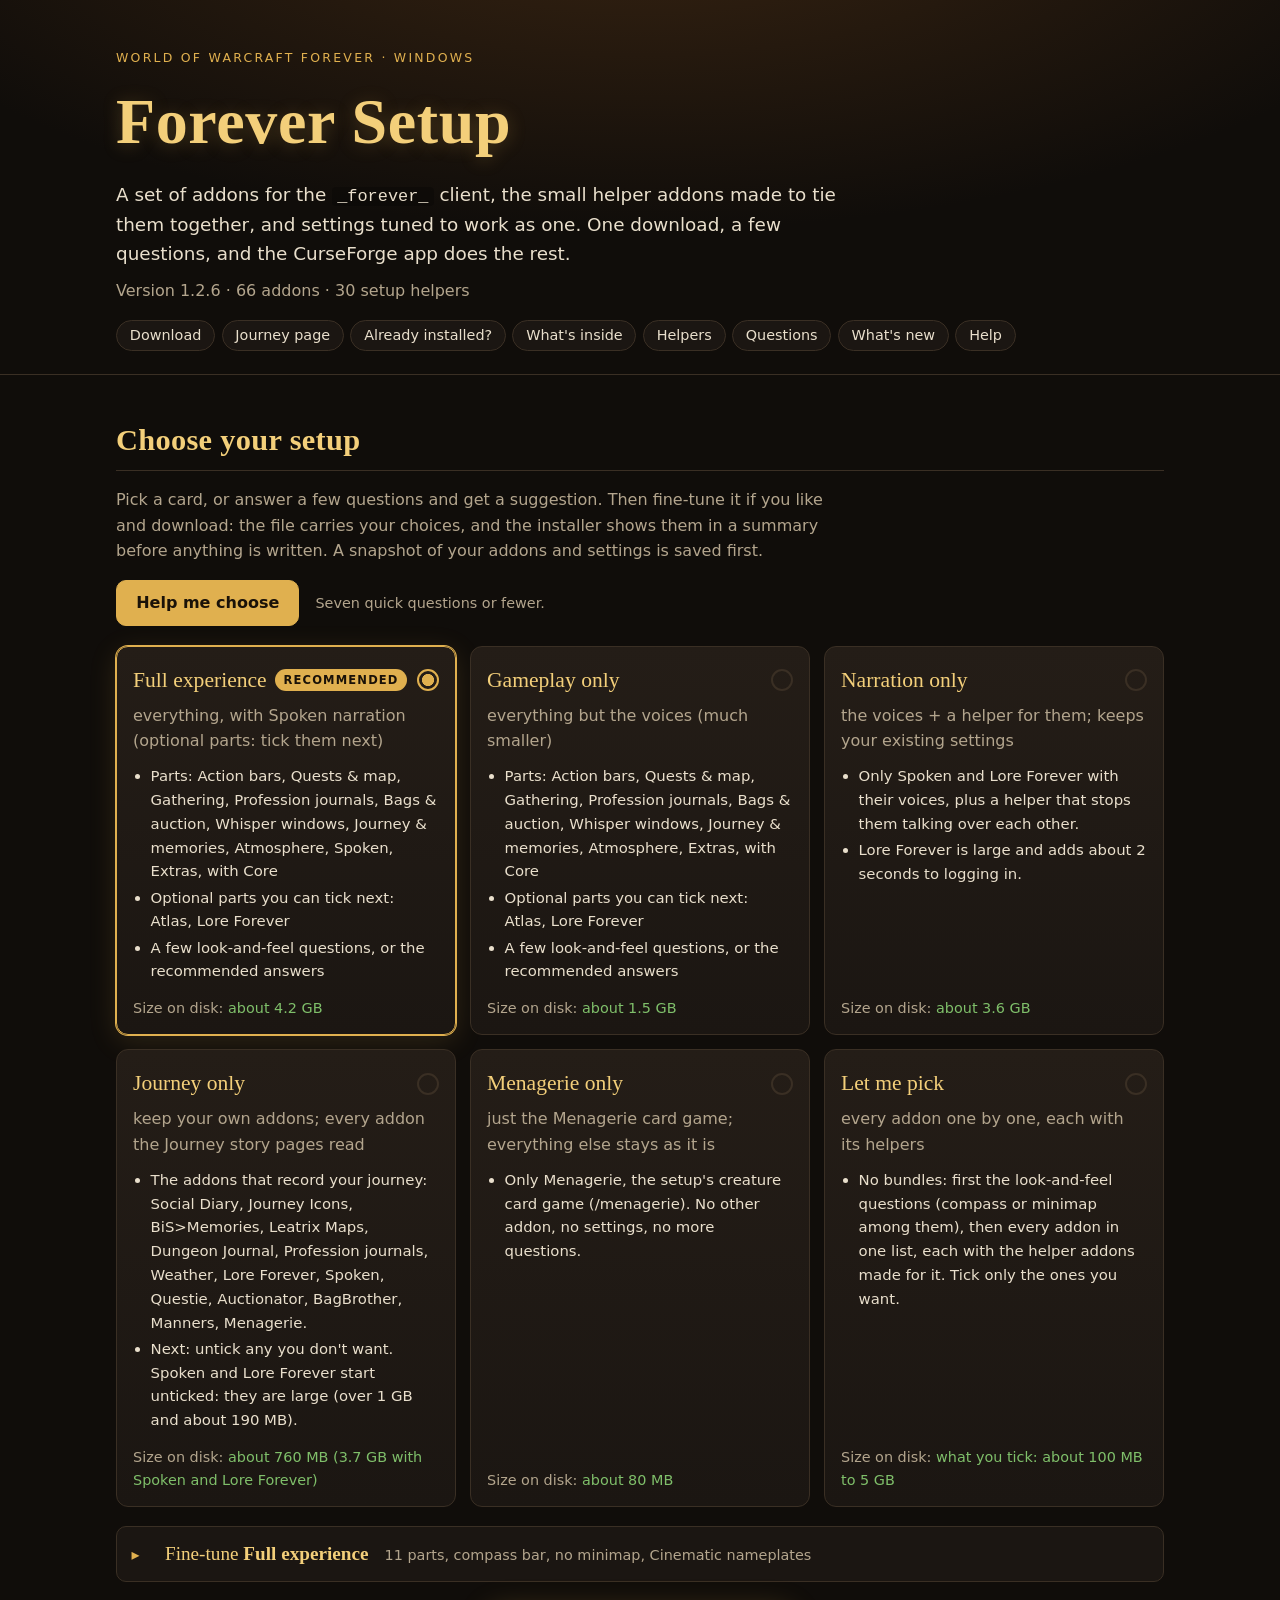
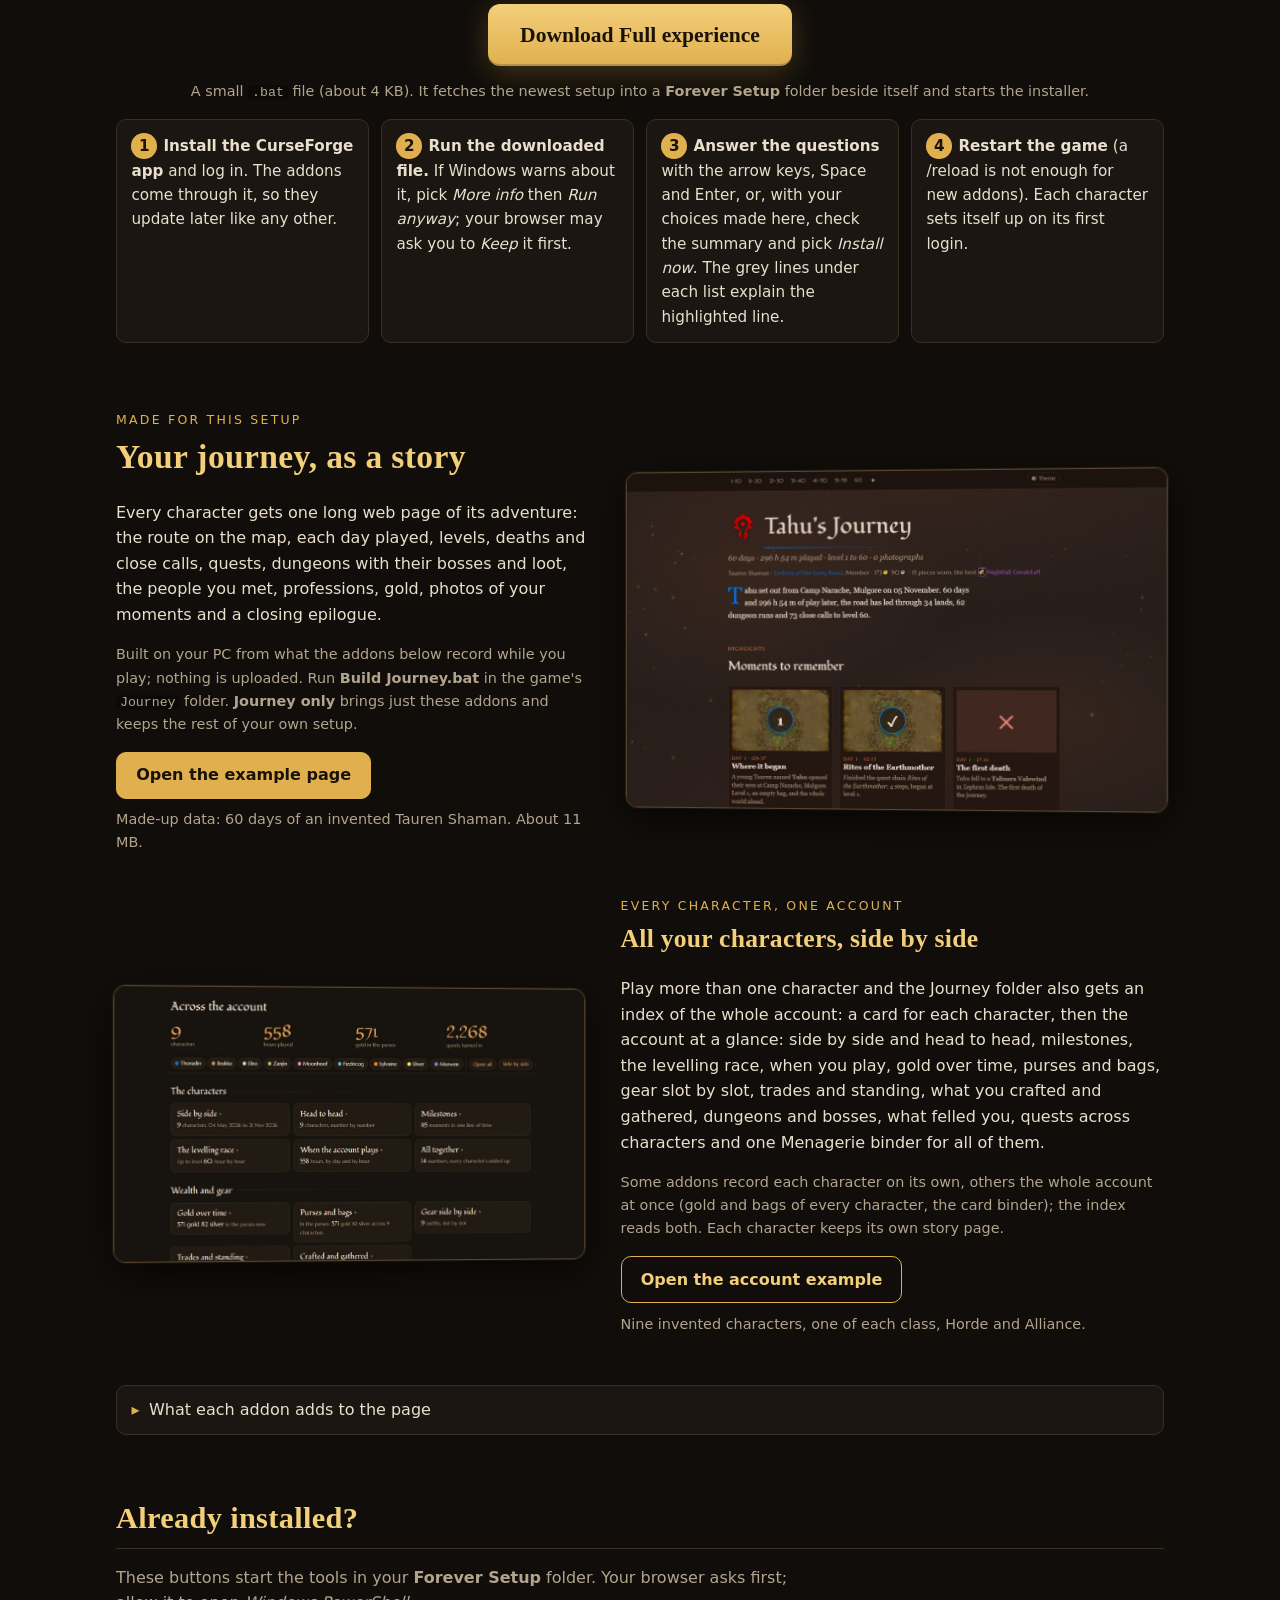
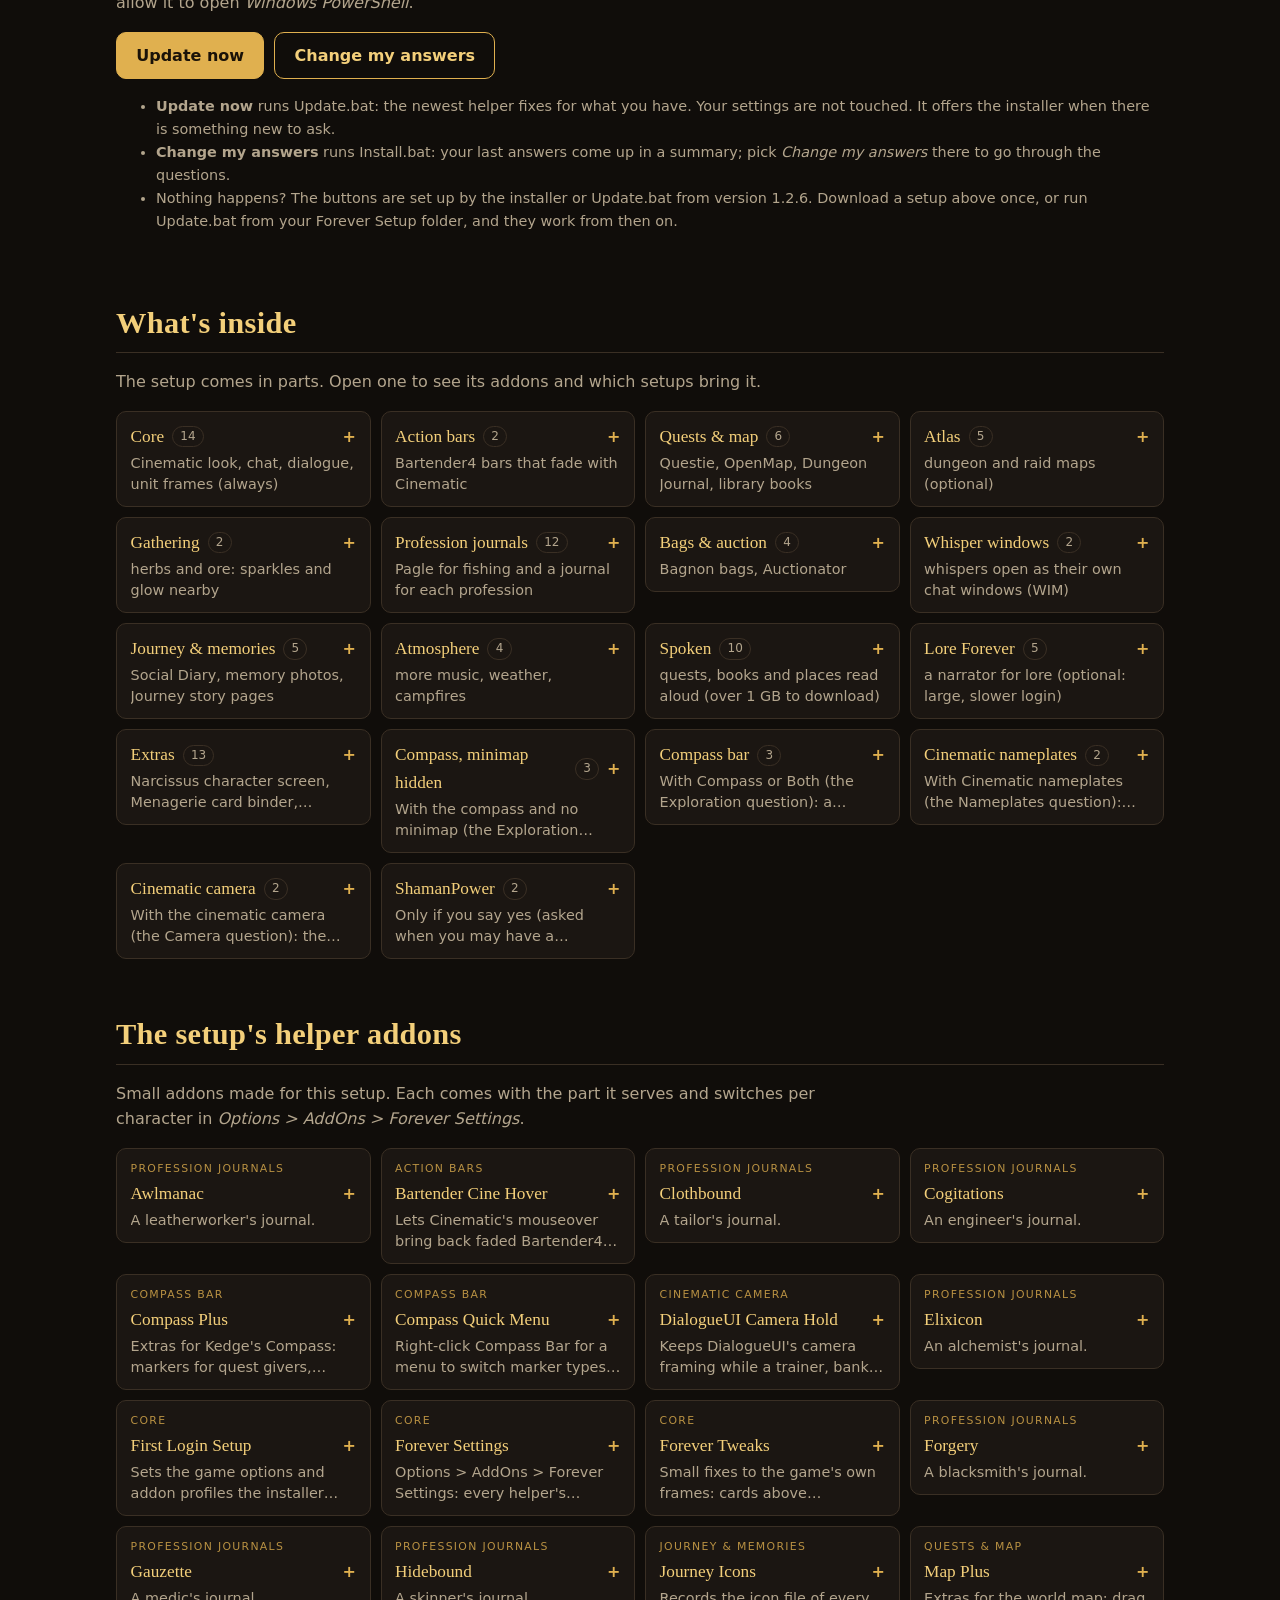
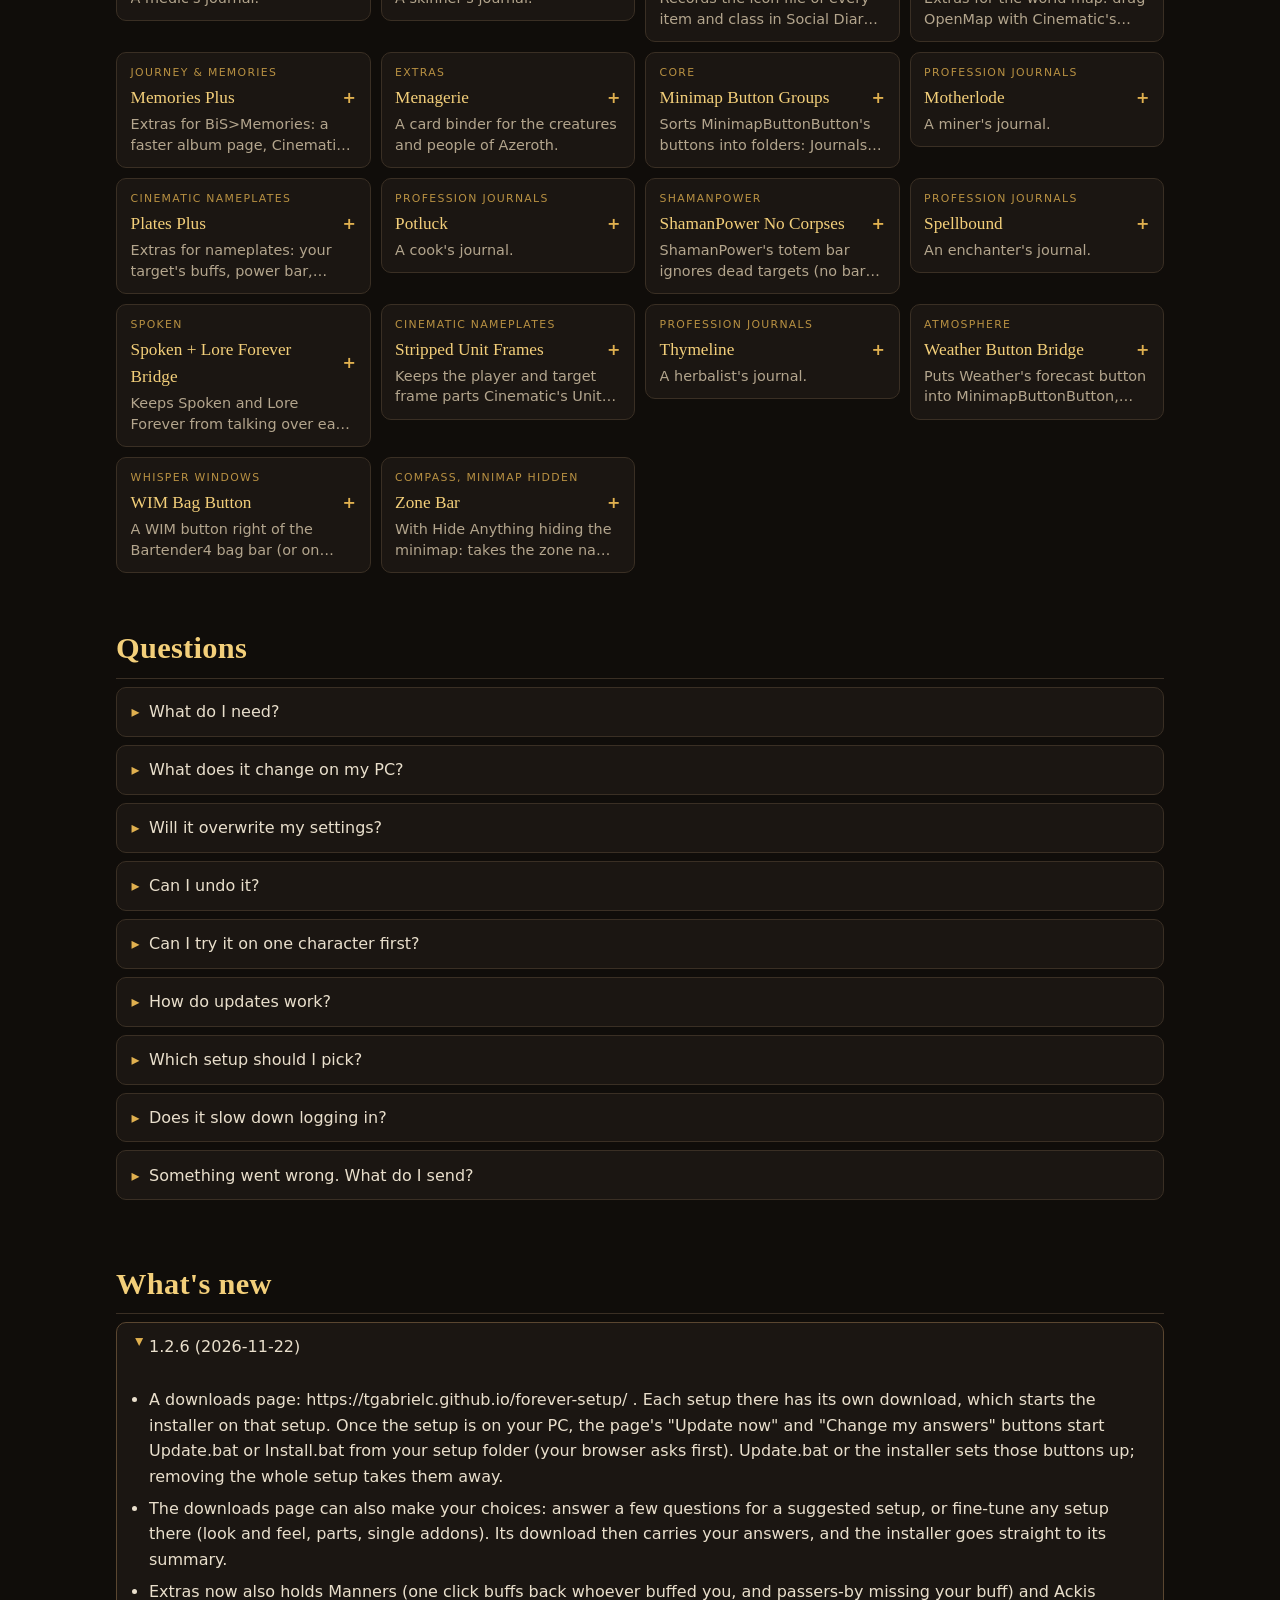
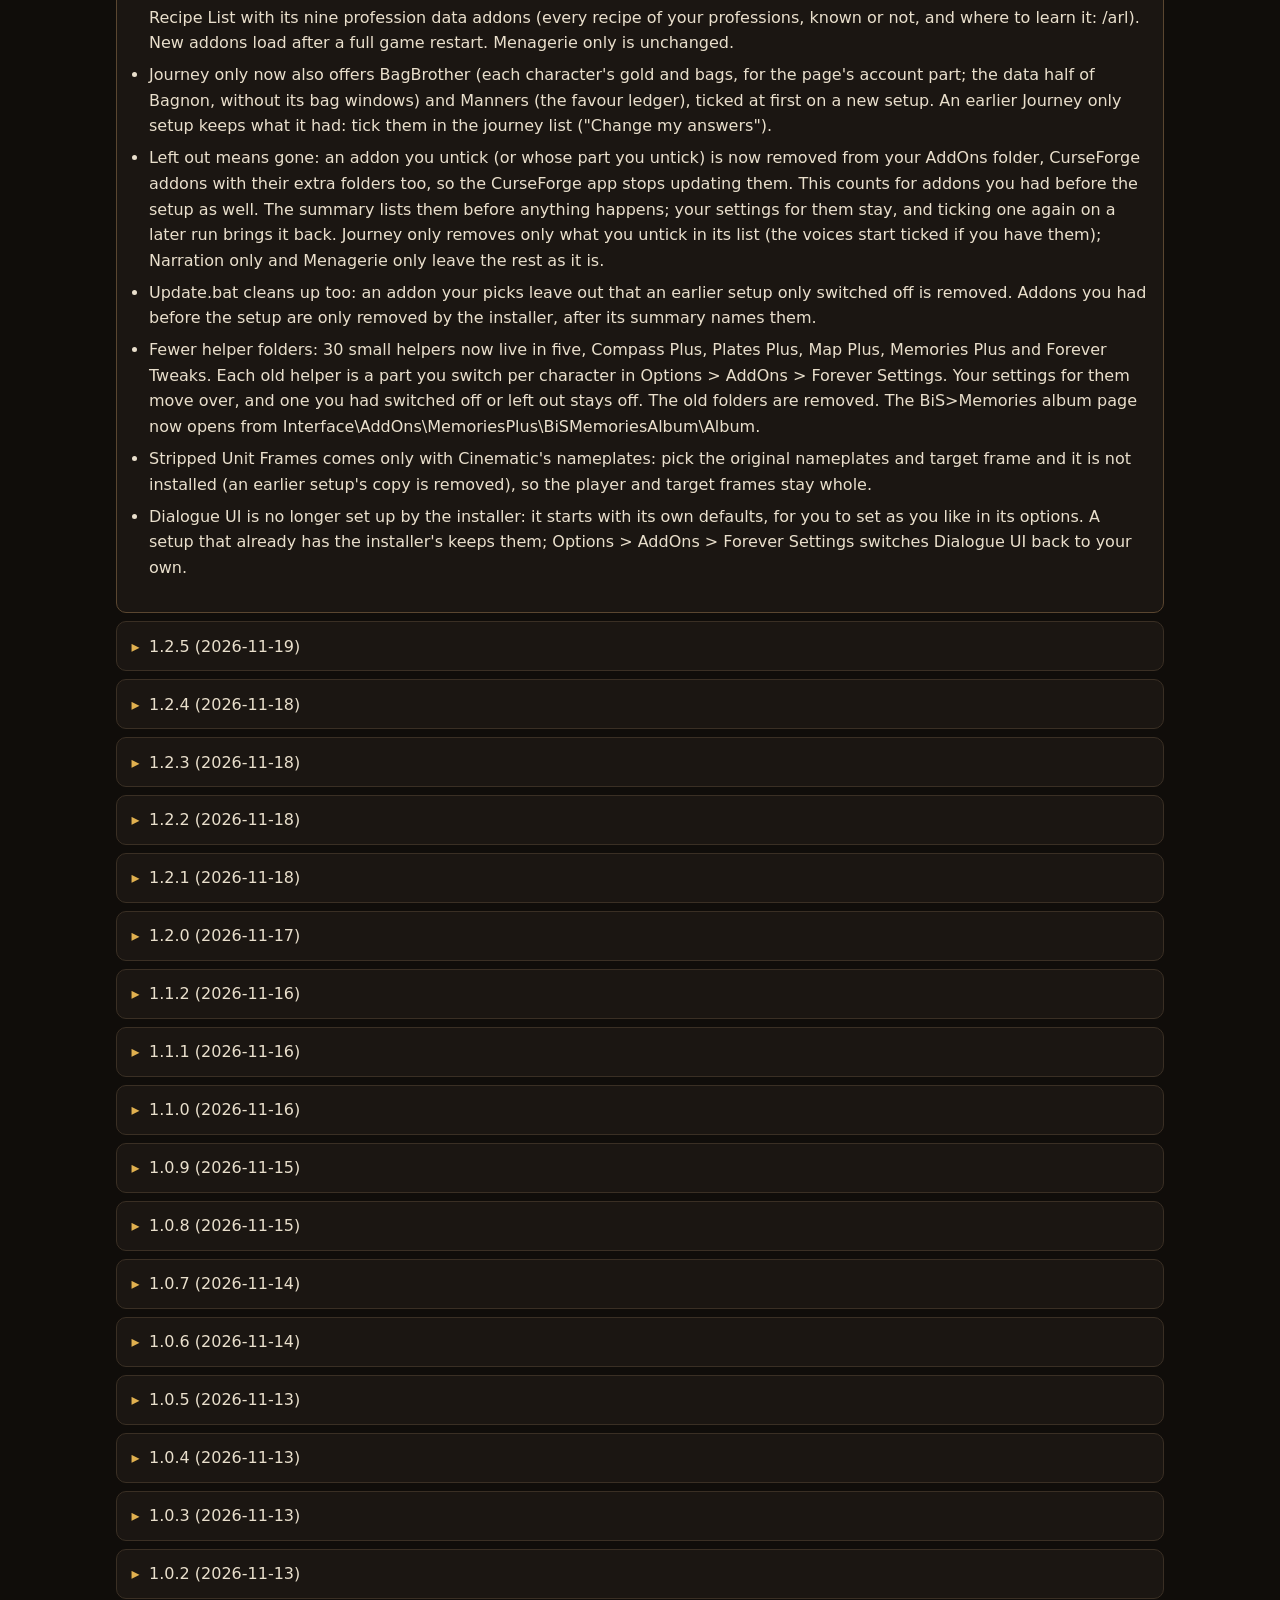
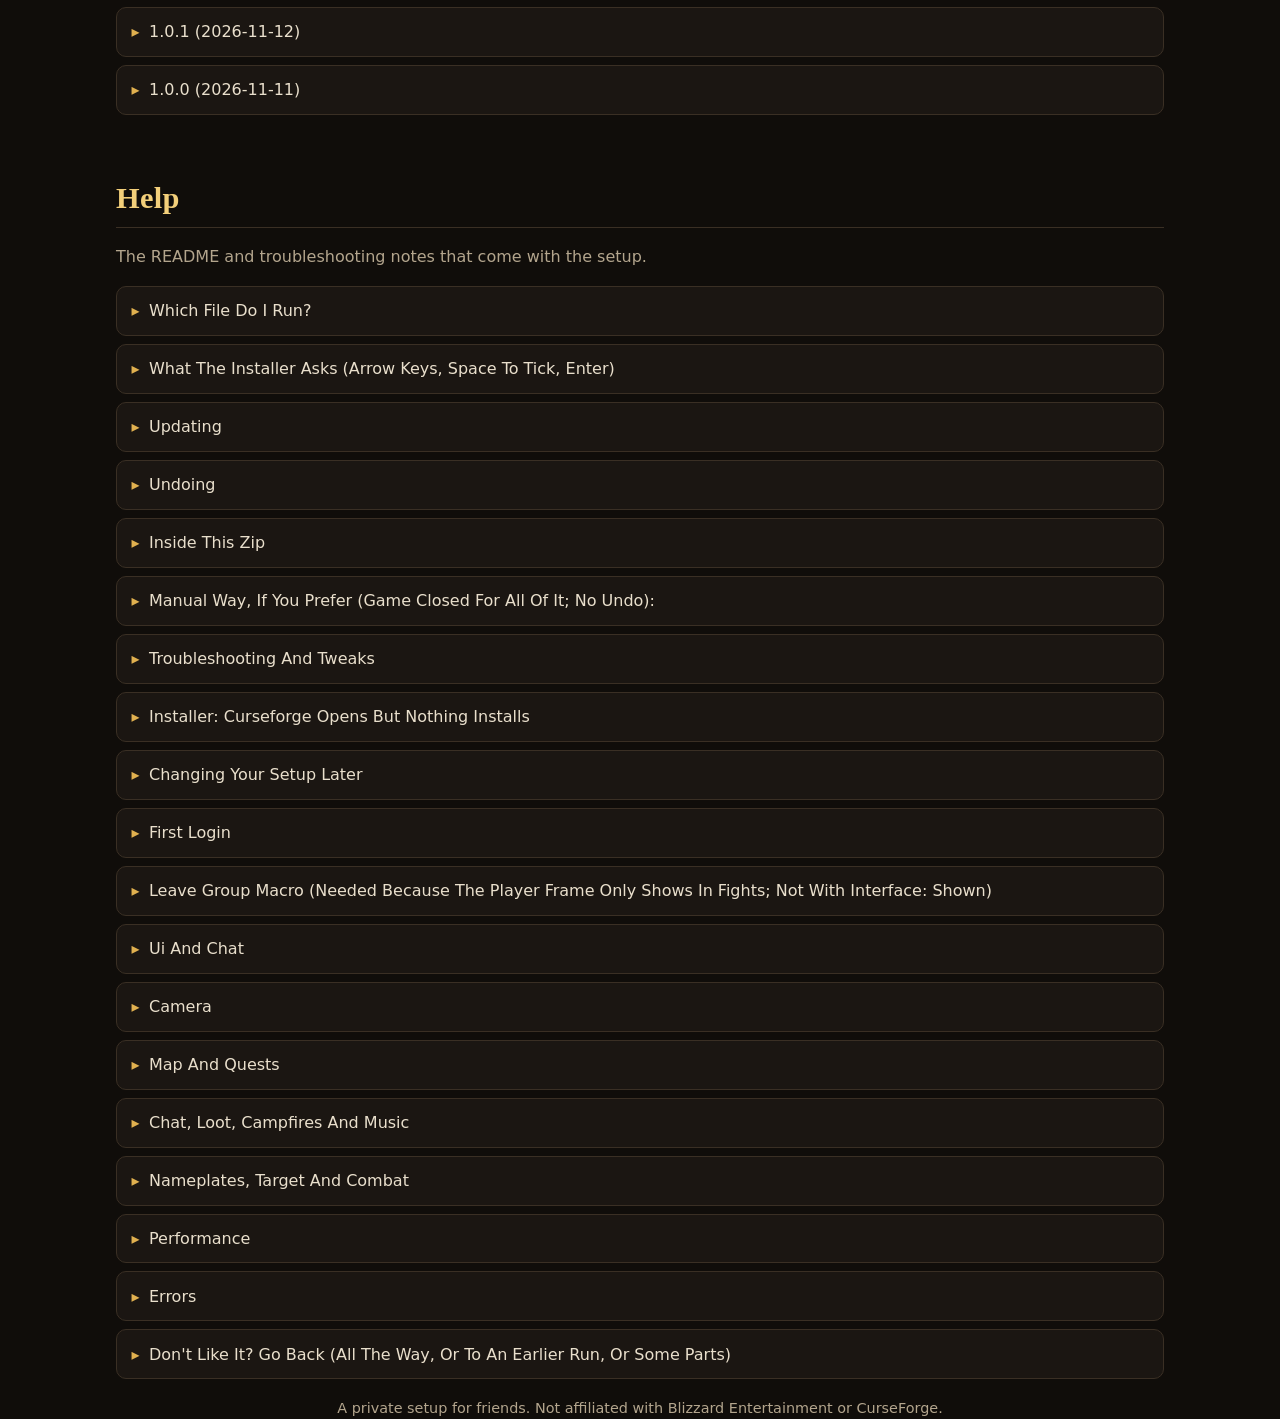
<file: docs/index.html>
<!doctype html>
<html lang="en">
<head>
<meta charset="utf-8">
<meta name="viewport" content="width=device-width, initial-scale=1">
<meta name="robots" content="noindex, nofollow">
<title>Forever Setup</title>
<meta name="description" content="Addons, helpers and settings for World of Warcraft Forever, installed in one go.">
<link rel="stylesheet" href="style.css?v=39b201fb">
</head>
<body>
<header class="top">
  <div class="wrap">
    <p class="eyebrow">World of Warcraft Forever &middot; Windows</p>
    <h1>Forever Setup</h1>
    <p class="lede">A set of addons for the <code>_forever_</code> client, the small helper addons made to tie them together, and settings tuned to work as one. One download, a few questions, and the CurseForge app does the rest.</p>
    <p class="meta">Version <!-- gen:version -->1.2.6<!-- /gen:version --> &middot; <!-- gen:addoncount -->66<!-- /gen:addoncount --> addons &middot; <!-- gen:helpercount -->30<!-- /gen:helpercount --> setup helpers</p>
    <nav aria-label="Sections">
      <a href="#choose">Download</a><a href="#journey">Journey page</a><a href="#installed">Already installed?</a><a href="#inside">What's inside</a><a href="#helpers">Helpers</a><a href="#faq">Questions</a><a href="#new">What's new</a><a href="#help">Help</a>
    </nav>
  </div>
</header>

<main class="wrap">
<section id="choose">
  <h2>Choose your setup</h2>
  <p class="intro">Pick a card, or answer a few questions and get a suggestion. Then fine-tune it if you like and download: the file carries your choices, and the installer shows them in a summary before anything is written. A snapshot of your addons and settings is saved first.</p>
  <p class="quiz-open" hidden><button type="button" class="btn" id="quiz-start">Help me choose</button> <span class="small">Seven quick questions or fewer.</span></p>
  <div id="quiz" class="quiz" hidden aria-live="polite"></div>
  <form class="cards" id="cards" onsubmit="return false">
<!-- gen:cards --><label class="card rec" for="p-full-experience">
  <input type="radio" name="preset" id="p-full-experience" value="Forever-Setup-full-experience.bat" data-name="Full experience" checked>
  <span class="card-head"><span class="card-name">Full experience</span><span class="badge">Recommended</span></span>
  <span class="card-sub">everything, with Spoken narration (optional parts: tick them next)</span>
  <ul><li>Parts: Action bars, Quests &amp; map, Gathering, Profession journals, Bags &amp; auction, Whisper windows, Journey &amp; memories, Atmosphere, Spoken, Extras, with Core</li><li>Optional parts you can tick next: Atlas, Lore Forever</li><li>A few look-and-feel questions, or the recommended answers</li></ul>
  <span class="size">about 4.2 GB</span>
</label>
<label class="card" for="p-gameplay-only">
  <input type="radio" name="preset" id="p-gameplay-only" value="Forever-Setup-gameplay-only.bat" data-name="Gameplay only">
  <span class="card-head"><span class="card-name">Gameplay only</span></span>
  <span class="card-sub">everything but the voices (much smaller)</span>
  <ul><li>Parts: Action bars, Quests &amp; map, Gathering, Profession journals, Bags &amp; auction, Whisper windows, Journey &amp; memories, Atmosphere, Extras, with Core</li><li>Optional parts you can tick next: Atlas, Lore Forever</li><li>A few look-and-feel questions, or the recommended answers</li></ul>
  <span class="size">about 1.5 GB</span>
</label>
<label class="card" for="p-narration-only">
  <input type="radio" name="preset" id="p-narration-only" value="Forever-Setup-narration-only.bat" data-name="Narration only">
  <span class="card-head"><span class="card-name">Narration only</span></span>
  <span class="card-sub">the voices + a helper for them; keeps your existing settings</span>
  <ul><li>Only Spoken and Lore Forever with their voices, plus a helper that stops them talking over each other.</li><li>Lore Forever is large and adds about 2 seconds to logging in.</li></ul>
  <span class="size">about 3.6 GB</span>
</label>
<label class="card" for="p-journey-only">
  <input type="radio" name="preset" id="p-journey-only" value="Forever-Setup-journey-only.bat" data-name="Journey only">
  <span class="card-head"><span class="card-name">Journey only</span></span>
  <span class="card-sub">keep your own addons; every addon the Journey story pages read</span>
  <ul><li>The addons that record your journey: Social Diary, Journey Icons, BiS&gt;Memories, Leatrix Maps, Dungeon Journal, Profession journals, Weather, Lore Forever, Spoken, Questie, Auctionator, BagBrother, Manners, Menagerie.</li><li>Next: untick any you don&#39;t want. Spoken and Lore Forever start unticked: they are large (over 1 GB and about 190 MB).</li></ul>
  <span class="size">about 760 MB (3.7 GB with Spoken and Lore Forever)</span>
</label>
<label class="card" for="p-menagerie-only">
  <input type="radio" name="preset" id="p-menagerie-only" value="Forever-Setup-menagerie-only.bat" data-name="Menagerie only">
  <span class="card-head"><span class="card-name">Menagerie only</span></span>
  <span class="card-sub">just the Menagerie card game; everything else stays as it is</span>
  <ul><li>Only Menagerie, the setup&#39;s creature card game (/menagerie). No other addon, no settings, no more questions.</li></ul>
  <span class="size">about 80 MB</span>
</label>
<label class="card" for="p-let-me-pick">
  <input type="radio" name="preset" id="p-let-me-pick" value="Forever-Setup-let-me-pick.bat" data-name="Let me pick">
  <span class="card-head"><span class="card-name">Let me pick</span></span>
  <span class="card-sub">every addon one by one, each with its helpers</span>
  <ul><li>No bundles: first the look-and-feel questions (compass or minimap among them), then every addon in one list, each with the helper addons made for it. Tick only the ones you want.</li></ul>
  <span class="size">what you tick: about 100 MB to 5 GB</span>
</label><!-- /gen:cards -->
  </form>
  <details id="tune" class="tune" hidden>
    <summary><span class="tune-title">Fine-tune <b id="tune-name">Full experience</b></span><span class="small" id="tune-sum"></span></summary>
    <div id="tune-body"></div>
  </details>
  <div class="go">
    <a class="big" id="download" href="https://github.com/tgabrielc/forever-setup/releases/latest/download/Forever-Setup-full-experience.bat" download>Download <span id="dl-name">Full experience</span></a>
    <p class="small" id="dl-note">A small <code>.bat</code> file (about 4 KB). It fetches the newest setup into a <b>Forever Setup</b> folder beside itself and starts the installer.</p>
  </div>
  <ol class="steps">
    <li><b>Install the CurseForge app</b> and log in. The addons come through it, so they update later like any other.</li>
    <li><b>Run the downloaded file.</b> If Windows warns about it, pick <i>More info</i> then <i>Run anyway</i>; your browser may ask you to <i>Keep</i> it first.</li>
    <li><b>Answer the questions</b> with the arrow keys, Space and Enter, or, with your choices made here, check the summary and pick <i>Install now</i>. The grey lines under each list explain the highlighted line.</li>
    <li><b>Restart the game</b> (a /reload is not enough for new addons). Each character sets itself up on its first login.</li>
  </ol>
</section>

<section id="journey" class="showcase">
  <div class="show-text">
    <p class="eyebrow">Made for this setup</p>
    <h2>Your journey, as a story</h2>
    <p>Every character gets one long web page of its adventure: the route on the map, each day played, levels, deaths and close calls, quests, dungeons with their bosses and loot, the people you met, professions, gold, photos of your moments and a closing epilogue.</p>
    <p class="small">Built on your PC from what the addons below record while you play; nothing is uploaded. Run <b>Build Journey.bat</b> in the game's <code>Journey</code> folder. <b>Journey only</b> brings just these addons and keeps the rest of your own setup.</p>
    <p class="show-cta"><a class="btn" href="journey-example.html" target="_blank" rel="noopener">Open the example page</a> <span class="small">Made-up data: 60 days of an invented Tauren Shaman. About 11 MB.</span></p>
  </div>
  <a class="show-shot" href="journey-example.html" target="_blank" rel="noopener" aria-label="Open the example Journey page"><img src="journey-preview.jpg" alt="The top of an example Journey page: Tahu's Journey, 60 days, level 1 to 60, with highlight cards for the first quest, a finished quest chain and the first death." width="1280" height="800" loading="lazy"></a>
  <a class="show-shot alt" href="journey-account/index.html" target="_blank" rel="noopener" aria-label="Open the example account page"><img src="journey-account.jpg" alt="An example account page: 9 characters, 558 hours played, 571 gold in the purses, 2,268 quests turned in, with cards for side by side, head to head, milestones, the levelling race and more." width="1280" height="740" loading="lazy"></a>
  <div class="show-text">
    <p class="eyebrow">Every character, one account</p>
    <h3>All your characters, side by side</h3>
    <p>Play more than one character and the Journey folder also gets an index of the whole account: a card for each character, then the account at a glance: side by side and head to head, milestones, the levelling race, when you play, gold over time, purses and bags, gear slot by slot, trades and standing, what you crafted and gathered, dungeons and bosses, what felled you, quests across characters and one Menagerie binder for all of them.</p>
    <p class="small">Some addons record each character on its own, others the whole account at once (gold and bags of every character, the card binder); the index reads both. Each character keeps its own story page.</p>
    <p class="show-cta"><a class="btn ghost" href="journey-account/index.html" target="_blank" rel="noopener">Open the account example</a> <span class="small">Nine invented characters, one of each class, Horde and Alliance.</span></p>
  </div>
  <details class="sources-fold">
    <summary>What each addon adds to the page</summary>
    <ul class="sources">
<!-- gen:journey --><li><b>Social Diary</b><span>route, days, levels, deaths, quests, people, PvP</span></li>
<li><b>Journey Icons</b><span>icons, map art, professions, gold, reputation, guild</span></li>
<li><b>BiS&gt;Memories</b><span>photos, gear worn, new-gear lines</span></li>
<li><b>Leatrix Maps</b><span>explored areas on the zone maps (kept switched off)</span></li>
<li><b>Dungeon Journal</b><span>dungeon run cards, boss portraits, flight times</span></li>
<li><b>Profession journals</b><span>catches, journal firsts, badges, legends</span></li>
<li><b>Weather</b><span>rain you travelled through</span></li>
<li><b>Lore Forever</b><span>lore uncovered, questions asked, zone visits</span></li>
<li><b>Spoken</b><span>places, stories and books you heard</span></li>
<li><b>Questie</b><span>quests taken and turned in</span></li>
<li><b>Auctionator</b><span>auction house listings and sales</span></li>
<li><b>BagBrother</b><span>gold and bags of every character</span></li>
<li><b>Manners</b><span>buffs given and returned</span></li>
<li><b>Menagerie</b><span>creature cards, battles, expeditions</span></li><!-- /gen:journey -->
    </ul>
  </details>
</section>

<section id="installed">
  <h2>Already installed?</h2>
  <p class="intro">These buttons start the tools in your <b>Forever Setup</b> folder. Your browser asks first; allow it to open <i>Windows PowerShell</i>.</p>
  <div class="actions">
    <a class="btn" href="forever-setup:update" data-starting="Update.bat">Update now</a>
    <a class="btn ghost" href="forever-setup:install" data-starting="the installer">Change my answers</a>
  </div>
  <dialog id="starting" class="starting" aria-labelledby="starting-title">
    <div class="spinner" aria-hidden="true"></div>
    <h3 id="starting-title">Starting <span id="starting-what">Update.bat</span>&hellip;</h3>
    <p>If your browser asks, allow it to open <i>Windows PowerShell</i>. The window takes a few seconds to appear, up to about 20 on a busy PC; it may open behind this browser.</p>
    <p class="small">Nothing after that? The setup isn't on this PC yet, or it was installed before version 1.2.6: see the last point below.</p>
    <form method="dialog"><button class="btn">OK</button></form>
  </dialog>
  <ul class="small">
    <li><b>Update now</b> runs Update.bat: the newest helper fixes for what you have. Your settings are not touched. It offers the installer when there is something new to ask.</li>
    <li><b>Change my answers</b> runs Install.bat: your last answers come up in a summary; pick <i>Change my answers</i> there to go through the questions.</li>
    <li>Nothing happens? The buttons are set up by the installer or Update.bat from version 1.2.6. Download a setup above once, or run Update.bat from your Forever Setup folder, and they work from then on.</li>
  </ul>
</section>

<section id="inside">
  <h2>What's inside</h2>
  <p class="intro">The setup comes in parts. Open one to see its addons and which setups bring it.</p>
<div class="tiles">
<!-- gen:parts --><details class="tile" id="part-core">
  <summary><span class="t-head"><span class="t-name">Core</span><span class="t-count">14</span></span><span class="gist">Cinematic look, chat, dialogue, unit frames (always)</span></summary>
  <div class="more">
  
  <p class="in"><span class="tag">Full experience</span> <span class="tag">Gameplay only</span> <span class="tag">Let me pick</span></p>
  <ul class="addons">
    <li><b>BugGrabber</b><span>catches addon errors quietly (for BugSack)</span></li>
    <li><b>BugSack</b><span>shows caught addon errors when you ask, instead of pop-ups</span></li>
    <li><b>Cinematic</b><span>the main look: UI fades between fights, cinematic cameras, letterbox, weather</span></li>
    <li><b>Dialogue UI</b><span>quest and NPC talk as a cinematic dialogue</span></li>
    <li><b>Glass Forever</b><span>minimal chat that fades when quiet</span></li>
    <li><b>Hide Anything - Forever</b><span>hides the game frames this setup replaces (minimap, target frame...)</span></li>
    <li><b>Leatrix Plus</b><span>many small quality-of-life options</span></li>
    <li><b>MinimapButtonButton</b><span>collects addon minimap buttons into one button</span></li>
    <li><b>RPGLootFeed</b><span>a small feed of what you just looted</span></li>
    <li><b>Mouse Over Tooltip</b><span>a minimal unit tooltip on mouseover</span></li>
    <li><b>First Login Setup <i class="own">helper</i></b><span>Sets the game options and addon profiles the installer picked, once on each character.</span></li>
    <li><b>Forever Settings <i class="own">helper</i></b><span>Options &gt; AddOns &gt; Forever Settings: every helper&#39;s options on pages (this character, compass, nameplates, map and photos, interface), and per addon the setup&#39;s settings or your own.</span></li>
    <li><b>Forever Tweaks <i class="own">helper</i></b><span>Small fixes to the game&#39;s own frames: cards above Cinematic, the player frame while you eat, Glass&#39;s edit box, combat state text, corpse plates and raid frame health.</span></li>
    <li><b>Minimap Button Groups <i class="own">helper</i></b><span>Sorts MinimapButtonButton&#39;s buttons into folders: Journals &amp; story, Map &amp; world, Look &amp; sound, Tools.</span></li>
  </ul>
  </div>
</details>
<details class="tile" id="part-action-bars">
  <summary><span class="t-head"><span class="t-name">Action bars</span><span class="t-count">2</span></span><span class="gist">Bartender4 bars that fade with Cinematic</span></summary>
  <div class="more">
  
  <p class="in"><span class="tag">Full experience</span> <span class="tag">Gameplay only</span> <span class="tag">Let me pick</span></p>
  <ul class="addons">
    <li><b>Bartender4</b><span>action bars, laid out for this setup</span></li>
    <li><b>Bartender Cine Hover <i class="own">helper</i></b><span>Lets Cinematic&#39;s mouseover bring back faded Bartender4 bars, whose own frames are only 1x1.</span></li>
  </ul>
  </div>
</details>
<details class="tile" id="part-quests-map">
  <summary><span class="t-head"><span class="t-name">Quests &amp; map</span><span class="t-count">6</span></span><span class="gist">Questie, OpenMap, Dungeon Journal, library books</span></summary>
  <div class="more">
  
  <p class="in"><span class="tag">Full experience</span> <span class="tag">Gameplay only</span> <span class="tag">Journey only</span> <span class="tag">Let me pick</span></p>
  <ul class="addons">
    <li><b>DungeonJournal</b><span>boss, loot and quest journal for dungeons</span></li>
    <li><b>Librarian Books Forever</b><span>tracks the 40 library books: which you still need and where they are (/librarian)</span></li>
    <li><b>OpenMap</b><span>one seamless world map, every zone stitched together</span></li>
    <li><b>Questie</b><span>quest helper: givers, objectives and turn-ins on the map</span></li>
    <li><b>QuestieDB</b><span>the quest database Questie reads</span></li>
    <li><b>Map Plus <i class="own">helper</i></b><span>Extras for the world map: drag OpenMap with Cinematic&#39;s camera, dungeon maps from the Forever Dungeon Journal, Questie pins on the world map, and townsfolk icons hidden until you explore their area.</span></li>
  </ul>
  </div>
</details>
<details class="tile" id="part-atlas">
  <summary><span class="t-head"><span class="t-name">Atlas</span><span class="t-count">5</span></span><span class="gist">dungeon and raid maps (optional)</span></summary>
  <div class="more">
  <p class="why">Optional: five addon folders and about 0.3 seconds more loading when you log in. Dungeon Journal already shows dungeon maps and loot.</p>
  <p class="in"><span class="tag">Let me pick</span></p>
  <ul class="addons">
    <li><b>Atlas</b><span>dungeon and raid maps with their bosses and loot</span></li>
    <li><b>Atlas Kalimdor &amp; Eastern Kingdoms</b><span>Atlas maps: the classic dungeons and raids</span></li>
    <li><b>Atlas Battlegrounds</b><span>Atlas maps: battlegrounds</span></li>
    <li><b>Atlas Dungeon Locations</b><span>Atlas maps: where each dungeon entrance is</span></li>
    <li><b>Atlas Transportation</b><span>Atlas maps: flight paths, boats and zeppelins</span></li>
  </ul>
  </div>
</details>
<details class="tile" id="part-gathering">
  <summary><span class="t-head"><span class="t-name">Gathering</span><span class="t-count">2</span></span><span class="gist">herbs and ore: sparkles and glow nearby</span></summary>
  <div class="more">
  
  <p class="in"><span class="tag">Full experience</span> <span class="tag">Gameplay only</span> <span class="tag">Let me pick</span></p>
  <ul class="addons">
    <li><b>Lueur</b><span>herbs, ore, chests and quest objects glow as you approach; minimap node icons</span></li>
    <li><b>Node Sight</b><span>gold sparkles on nearby herbs and ore; skill needed in tooltips</span></li>
  </ul>
  </div>
</details>
<details class="tile" id="part-profession-journals">
  <summary><span class="t-head"><span class="t-name">Profession journals</span><span class="t-count">12</span></span><span class="gist">Pagle for fishing and a journal for each profession</span></summary>
  <div class="more">
  
  <p class="in"><span class="tag">Full experience</span> <span class="tag">Gameplay only</span> <span class="tag">Journey only</span> <span class="tag">Let me pick</span></p>
  <ul class="addons">
    <li><b>Pagle</b><span>fishing: progress, a catch collection, goals and a one-key fishing button</span></li>
    <li><b>Awlmanac <i class="own">helper</i></b><span>A leatherworker&#39;s journal.</span></li>
    <li><b>Clothbound <i class="own">helper</i></b><span>A tailor&#39;s journal.</span></li>
    <li><b>Cogitations <i class="own">helper</i></b><span>An engineer&#39;s journal.</span></li>
    <li><b>Elixicon <i class="own">helper</i></b><span>An alchemist&#39;s journal.</span></li>
    <li><b>Forgery <i class="own">helper</i></b><span>A blacksmith&#39;s journal.</span></li>
    <li><b>Gauzette <i class="own">helper</i></b><span>A medic&#39;s journal.</span></li>
    <li><b>Hidebound <i class="own">helper</i></b><span>A skinner&#39;s journal.</span></li>
    <li><b>Motherlode <i class="own">helper</i></b><span>A miner&#39;s journal.</span></li>
    <li><b>Potluck <i class="own">helper</i></b><span>A cook&#39;s journal.</span></li>
    <li><b>Spellbound <i class="own">helper</i></b><span>An enchanter&#39;s journal.</span></li>
    <li><b>Thymeline <i class="own">helper</i></b><span>A herbalist&#39;s journal.</span></li>
  </ul>
  </div>
</details>
<details class="tile" id="part-bags-auction">
  <summary><span class="t-head"><span class="t-name">Bags &amp; auction</span><span class="t-count">4</span></span><span class="gist">Bagnon bags, Auctionator</span></summary>
  <div class="more">
  
  <p class="in"><span class="tag">Full experience</span> <span class="tag">Gameplay only</span> <span class="tag">Journey only</span> <span class="tag">Let me pick</span></p>
  <ul class="addons">
    <li><b>Auctionator</b><span>auction house: fast search, price history, quick selling</span></li>
    <li><b>Bagnon</b><span>all your bags in one window</span></li>
    <li><b>Bagnon Battles</b><span>a backpack auto-battler mini-game inside Bagnon</span></li>
    <li><b>BagBrother</b><span>remembers each character&#39;s gold and bags (Bagnon brings it too)</span></li>
  </ul>
  </div>
</details>
<details class="tile" id="part-whisper-windows">
  <summary><span class="t-head"><span class="t-name">Whisper windows</span><span class="t-count">2</span></span><span class="gist">whispers open as their own chat windows (WIM)</span></summary>
  <div class="more">
  
  <p class="in"><span class="tag">Full experience</span> <span class="tag">Gameplay only</span> <span class="tag">Let me pick</span></p>
  <ul class="addons">
    <li><b>WIM</b><span>whispers open as their own chat windows, like a messenger</span></li>
    <li><b>WIM Bag Button <i class="own">helper</i></b><span>A WIM button right of the Bartender4 bag bar (or on screen without Bartender4), since WIM&#39;s own button sits on the hidden minimap.</span></li>
  </ul>
  </div>
</details>
<details class="tile" id="part-journey-memories">
  <summary><span class="t-head"><span class="t-name">Journey &amp; memories</span><span class="t-count">5</span></span><span class="gist">Social Diary, memory photos, Journey story pages</span></summary>
  <div class="more">
  
  <p class="in"><span class="tag">Full experience</span> <span class="tag">Gameplay only</span> <span class="tag">Journey only</span> <span class="tag">Let me pick</span></p>
  <ul class="addons">
    <li><b>BiS&gt;Memories</b><span>a screenshot and a note when something worth remembering happens</span></li>
    <li><b>Leatrix Maps</b><span>only its map of explored areas, for the Journey pages; installed switched off (OpenMap is the map)</span></li>
    <li><b>Social Diary</b><span>remembers the people you meet in the open world</span></li>
    <li><b>Journey Icons <i class="own">helper</i></b><span>Records the icon file of every item and class in Social Diary and BiS Memories, plus item names, race and faction, dungeon boss portraits and the route&#39;s map art, and logs profession milestones, plus the fish Pagle counted, your guild (members, changes, event log, news), your gold and reputation over time, the quests in your log, what you craft, skin, mine and pick, your jumps, hearthstone uses and repair bills, and the gear you wear with its enchants, for the Journey story page.</span></li>
    <li><b>Memories Plus <i class="own">helper</i></b><span>Extras for BiS&gt;Memories: a faster album page, Cinematic&#39;s look kept in photos, and a photo when Social Diary greets someone again.</span></li>
  </ul>
  </div>
</details>
<details class="tile" id="part-atmosphere">
  <summary><span class="t-head"><span class="t-name">Atmosphere</span><span class="t-count">4</span></span><span class="gist">more music, weather, campfires</span></summary>
  <div class="more">
  
  <p class="in"><span class="tag">Full experience</span> <span class="tag">Gameplay only</span> <span class="tag">Journey only</span> <span class="tag">Let me pick</span></p>
  <ul class="addons">
    <li><b>CozyFire</b><span>marks campfires on the map; camp object tooltips</span></li>
    <li><b>Forever Ambient Music Extended</b><span>more music from every WoW era, fitted to where you are</span></li>
    <li><b>Weather</b><span>weather ambience indoors and accessory reminders</span></li>
    <li><b>Weather Button Bridge <i class="own">helper</i></b><span>Puts Weather&#39;s forecast button into MinimapButtonButton, which can&#39;t collect Weather&#39;s own unnamed button.</span></li>
  </ul>
  </div>
</details>
<details class="tile" id="part-spoken">
  <summary><span class="t-head"><span class="t-name">Spoken</span><span class="t-count">10</span></span><span class="gist">quests, books and places read aloud (over 1 GB to download)</span></summary>
  <div class="more">
  
  <p class="in"><span class="tag">Full experience</span> <span class="tag">Narration only</span> <span class="tag">Journey only</span> <span class="tag">Let me pick</span></p>
  <ul class="addons">
    <li><b>Spoken: English</b><span>Spoken: the English voice packs, all in one</span></li>
    <li><b>Spoken</b><span>reads quests, gossip, places and books aloud</span></li>
    <li><b>Spoken Audio: Quests - All</b><span>Spoken voices: quests (all)</span></li>
    <li><b>Spoken Audio: Quests - Alliance</b><span>Spoken voices: Alliance quests</span></li>
    <li><b>Spoken Audio: Quests - Horde</b><span>Spoken voices: Horde quests</span></li>
    <li><b>Spoken Audio: Quests - Shared</b><span>Spoken voices: shared quests</span></li>
    <li><b>Spoken Audio: Gossip</b><span>Spoken voices: gossip</span></li>
    <li><b>Spoken Audio: Places</b><span>Spoken voices: places</span></li>
    <li><b>Spoken Audio: Readables</b><span>Spoken voices: books and letters</span></li>
    <li><b>Spoken + Lore Forever Bridge <i class="own">helper</i></b><span>Keeps Spoken and Lore Forever from talking over each other, and shows Lore Forever&#39;s chat hints on screen while chat is faded.</span></li>
  </ul>
  </div>
</details>
<details class="tile" id="part-lore-forever">
  <summary><span class="t-head"><span class="t-name">Lore Forever</span><span class="t-count">5</span></span><span class="gist">a narrator for lore (optional: large, slower login)</span></summary>
  <div class="more">
  <p class="why">Optional: the slowest addon of the setup, about 2 seconds more loading when you log in, and large (about 190 MB, plus voice packs from its website).</p>
  <p class="in"><span class="tag">Narration only</span> <span class="tag">Journey only</span> <span class="tag">Let me pick</span></p>
  <ul class="addons">
    <li><b>Lore Forever</b><span>narrated lore of the zones, quests, people and items around you</span></li>
    <li><b>Lore Forever - Female Narrator</b><span>Lore Forever: the female narrator voice</span></li>
    <li><b>Lore Forever - Female Narrator (Horde lands)</b><span>female narrator: Horde lands</span></li>
    <li><b>Lore Forever - Female Narrator: More People</b><span>female narrator: more people</span></li>
    <li><b>Lore Forever - Female Narrator: More Places</b><span>female narrator: more places</span></li>
  </ul>
  </div>
</details>
<details class="tile" id="part-extras">
  <summary><span class="t-head"><span class="t-name">Extras</span><span class="t-count">13</span></span><span class="gist">Narcissus character screen, Menagerie card binder, Manners buffs, Recipe List</span></summary>
  <div class="more">
  <p class="why">Menagerie only brings just Menagerie from this part.</p>
  <p class="in"><span class="tag">Full experience</span> <span class="tag">Gameplay only</span> <span class="tag">Journey only</span> <span class="tag">Menagerie only</span> <span class="tag">Let me pick</span></p>
  <ul class="addons">
    <li><b>Narcissus</b><span>an immersive character screen and photo studio (/narci); about 0.6 seconds more loading at login</span></li>
    <li><b>Manners</b><span>one click buffs back whoever buffed you, and passers-by missing your buff; the Journey page reads its favour ledger</span></li>
    <li><b>Ackis Recipe List</b><span>lists every recipe of your professions, known or not, and where to learn it (/arl)</span></li>
    <li><b>Ackis Recipe List: Alchemy</b><span>Recipe List: alchemy recipes</span></li>
    <li><b>Ackis Recipe List: Blacksmithing</b><span>Recipe List: blacksmithing recipes</span></li>
    <li><b>Ackis Recipe List: Cooking</b><span>Recipe List: cooking recipes</span></li>
    <li><b>Ackis Recipe List: Enchanting</b><span>Recipe List: enchanting recipes</span></li>
    <li><b>Ackis Recipe List: Engineering</b><span>Recipe List: engineering recipes</span></li>
    <li><b>Ackis Recipe List: First Aid</b><span>Recipe List: first aid recipes</span></li>
    <li><b>Ackis Recipe List: Leatherworking</b><span>Recipe List: leatherworking recipes</span></li>
    <li><b>Ackis Recipe List: Mining</b><span>Recipe List: mining (smelting) recipes</span></li>
    <li><b>Ackis Recipe List: Tailoring</b><span>Recipe List: tailoring recipes</span></li>
    <li><b>Menagerie <i class="own">helper</i></b><span>A card binder for the creatures and people of Azeroth.</span></li>
  </ul>
  </div>
</details>
<details class="tile" id="part-compass-minimap-hidden">
  <summary><span class="t-head"><span class="t-name">Compass, minimap hidden</span><span class="t-count">3</span></span><span class="gist">With the compass and no minimap (the Exploration question): herb and ore memory for the compass, and the zone name, clock and mail icon moved out of the hidden minimap.</span></summary>
  <div class="more">
  
  <p class="in"><span class="tag">Full experience</span> <span class="tag">Gameplay only</span> <span class="tag">Let me pick</span></p>
  <ul class="addons">
    <li><b>GatherMate2</b><span>remembers herb and ore spots; the compass shows the nearest</span></li>
    <li><b>GatherMate2 Data</b><span>every known herb and ore spawn spot, imported into GatherMate2</span></li>
    <li><b>Zone Bar <i class="own">helper</i></b><span>With Hide Anything hiding the minimap: takes the zone name (world map, clock), calendar, tracking button and mail icon out of it, each Shift-dragged to its own place (first under the bag bar), and hides the AddOns button and day/night dial.</span></li>
  </ul>
  </div>
</details>
<details class="tile" id="part-compass-bar">
  <summary><span class="t-head"><span class="t-name">Compass bar</span><span class="t-count">3</span></span><span class="gist">With Compass or Both (the Exploration question): a compass bar at the top of the screen and its markers.</span></summary>
  <div class="more">
  
  <p class="in"><span class="tag">Full experience</span> <span class="tag">Gameplay only</span> <span class="tag">Let me pick</span></p>
  <ul class="addons">
    <li><b>Compass Bar</b><span>a compass bar at the top: quests, party, gathering spots</span></li>
    <li><b>Compass Plus <i class="own">helper</i></b><span>Extras for Kedge&#39;s Compass: markers for quest givers, townsfolk, dungeons, books, campfires, herbs and ore, guards&#39; directions, arrivals and known flight paths.</span></li>
    <li><b>Compass Quick Menu <i class="own">helper</i></b><span>Right-click Compass Bar for a menu to switch marker types on and off, pick ranges, and limit incomplete and completed quests separately (the active quest always shows).</span></li>
  </ul>
  </div>
</details>
<details class="tile" id="part-cinematic-nameplates">
  <summary><span class="t-head"><span class="t-name">Cinematic nameplates</span><span class="t-count">2</span></span><span class="gist">With Cinematic nameplates (the Nameplates question): your target&#39;s buffs, power and menu on its plate.</span></summary>
  <div class="more">
  
  <p class="in"><span class="tag">Full experience</span> <span class="tag">Gameplay only</span> <span class="tag">Let me pick</span></p>
  <ul class="addons">
    <li><b>Plates Plus <i class="own">helper</i></b><span>Extras for nameplates: your target&#39;s buffs, power bar, target and menu, the quest mark, friendly health bars in fights and faction crests.</span></li>
    <li><b>Stripped Unit Frames <i class="own">helper</i></b><span>Keeps the player and target frame parts Cinematic&#39;s Unit Frames page hides hidden on mouseover too.</span></li>
  </ul>
  </div>
</details>
<details class="tile" id="part-cinematic-camera">
  <summary><span class="t-head"><span class="t-name">Cinematic camera</span><span class="t-count">2</span></span><span class="gist">With the cinematic camera (the Camera question): the camera zooms out in the open, closes in indoors and turns to NPCs who talk to you.</span></summary>
  <div class="more">
  
  <p class="in"><span class="tag">Full experience</span> <span class="tag">Gameplay only</span> <span class="tag">Let me pick</span></p>
  <ul class="addons">
    <li><b>DynamicCam</b><span>a more dynamic camera (zooms and shoulder offset by situation)</span></li>
    <li><b>DialogueUI Camera Hold <i class="own">helper</i></b><span>Keeps DialogueUI&#39;s camera framing while a trainer, bank or other service window from the same NPC is open.</span></li>
  </ul>
  </div>
</details>
<details class="tile" id="part-shamanpower">
  <summary><span class="t-head"><span class="t-name">ShamanPower</span><span class="t-count">2</span></span><span class="gist">Only if you say yes (asked when you may have a shaman): a totem bar with timers.</span></summary>
  <div class="more">
  
  <p class="in"><span class="tag">Let me pick</span></p>
  <ul class="addons">
    <li><b>ShamanPower</b><span>a totem bar with timers and one-click totem drops</span></li>
    <li><b>ShamanPower No Corpses <i class="own">helper</i></b><span>ShamanPower&#39;s totem bar ignores dead targets (no bar while skinning or looting) and stays up out of combat while any totem is down or you are in a dungeon or raid.</span></li>
  </ul>
  </div>
</details><!-- /gen:parts -->
</div>
</section>

<section id="helpers">
  <h2>The setup's helper addons</h2>
  <p class="intro">Small addons made for this setup. Each comes with the part it serves and switches per character in <i>Options &gt; AddOns &gt; Forever Settings</i>.</p>
<div class="tiles">
<!-- gen:helpers --><details class="tile"><summary><span class="t-kicker">Profession journals</span><span class="t-head"><span class="t-name">Awlmanac</span></span><span class="gist">A leatherworker&#39;s journal.</span></summary><div class="more"><p>Every piece you make is written down; first kinds, new pieces, titles and badges get a paper toast, and /awlmanac, a key binding or the minimap button opens the book.</p></div></details>
<details class="tile"><summary><span class="t-kicker">Action bars</span><span class="t-head"><span class="t-name">Bartender Cine Hover</span></span><span class="gist">Lets Cinematic&#39;s mouseover bring back faded Bartender4 bars, whose own frames are only 1x1.</span></summary><div class="more"><p>That is all it does.</p></div></details>
<details class="tile"><summary><span class="t-kicker">Profession journals</span><span class="t-head"><span class="t-name">Clothbound</span></span><span class="gist">A tailor&#39;s journal.</span></summary><div class="more"><p>Every piece you sew is written down; first kinds, new pieces, titles and badges get a paper toast, and /clothbound, a key binding or the minimap button opens the book.</p></div></details>
<details class="tile"><summary><span class="t-kicker">Profession journals</span><span class="t-head"><span class="t-name">Cogitations</span></span><span class="gist">An engineer&#39;s journal.</span></summary><div class="more"><p>Every build you make is written down; first kinds, new builds, titles and badges get a paper toast, and /cogitations, a key binding or the minimap button opens the book.</p></div></details>
<details class="tile"><summary><span class="t-kicker">Compass bar</span><span class="t-head"><span class="t-name">Compass Plus</span></span><span class="gist">Extras for Kedge&#39;s Compass: markers for quest givers, townsfolk, dungeons, books, campfires, herbs and ore, guards&#39; directions, arrivals and known flight paths.</span></summary><div class="more"><p>Each part switches off per character in Forever Settings.</p></div></details>
<details class="tile"><summary><span class="t-kicker">Compass bar</span><span class="t-head"><span class="t-name">Compass Quick Menu</span></span><span class="gist">Right-click Compass Bar for a menu to switch marker types on and off, pick ranges, and limit incomplete and completed quests separately (the active quest always shows).</span></summary><div class="more"><p>Shift+wheel on the bar (or a key binding) switches filters: All, Quests, Gathering, Town, Clean. The marker you face shows its name and distance; near markers draw larger. Also /cqm.</p></div></details>
<details class="tile"><summary><span class="t-kicker">Cinematic camera</span><span class="t-head"><span class="t-name">DialogueUI Camera Hold</span></span><span class="gist">Keeps DialogueUI&#39;s camera framing while a trainer, bank or other service window from the same NPC is open.</span></summary><div class="more"><p>That is all it does.</p></div></details>
<details class="tile"><summary><span class="t-kicker">Profession journals</span><span class="t-head"><span class="t-name">Elixicon</span></span><span class="gist">An alchemist&#39;s journal.</span></summary><div class="more"><p>Every potion, elixir and flask you brew is written down; first kinds, new brews, titles and badges get a paper toast, and /elixicon, a key binding or the minimap button opens the book.</p></div></details>
<details class="tile"><summary><span class="t-kicker">Core</span><span class="t-head"><span class="t-name">First Login Setup</span></span><span class="gist">Sets the game options and addon profiles the installer picked, once on each character.</span></summary><div class="more"><p>That is all it does.</p></div></details>
<details class="tile"><summary><span class="t-kicker">Core</span><span class="t-head"><span class="t-name">Forever Settings</span></span><span class="gist">Options &gt; AddOns &gt; Forever Settings: every helper&#39;s options on pages (this character, compass, nameplates, map and photos, interface), and per addon the setup&#39;s settings or your own.</span></summary><div class="more"><p>That is all it does.</p></div></details>
<details class="tile"><summary><span class="t-kicker">Core</span><span class="t-head"><span class="t-name">Forever Tweaks</span></span><span class="gist">Small fixes to the game&#39;s own frames: cards above Cinematic, the player frame while you eat, Glass&#39;s edit box, combat state text, corpse plates and raid frame health.</span></summary><div class="more"><p>Each part switches off per character in Forever Settings.</p></div></details>
<details class="tile"><summary><span class="t-kicker">Profession journals</span><span class="t-head"><span class="t-name">Forgery</span></span><span class="gist">A blacksmith&#39;s journal.</span></summary><div class="more"><p>Every piece you make is written down; first kinds, new pieces, titles and badges get a paper toast, and /forgery, a key binding or the minimap button opens the book.</p></div></details>
<details class="tile"><summary><span class="t-kicker">Profession journals</span><span class="t-head"><span class="t-name">Gauzette</span></span><span class="gist">A medic&#39;s journal.</span></summary><div class="more"><p>Every bandage and remedy you make is written down; first kinds, new makes, titles and badges get a paper toast, and /gauzette, a key binding or the minimap button opens the book.</p></div></details>
<details class="tile"><summary><span class="t-kicker">Profession journals</span><span class="t-head"><span class="t-name">Hidebound</span></span><span class="gist">A skinner&#39;s journal.</span></summary><div class="more"><p>Every beast you skin is written down; first kinds of beast, new hides, titles and badges get a paper toast, and /hidebound, a key binding or the minimap button opens the book.</p></div></details>
<details class="tile"><summary><span class="t-kicker">Journey &amp; memories</span><span class="t-head"><span class="t-name">Journey Icons</span></span><span class="gist">Records the icon file of every item and class in Social Diary and BiS Memories, plus item names, race and faction, dungeon boss portraits and the route&#39;s map art, and logs profession milestones, plus the fish Pagle counted, your guild (members, changes, event log, news), your gold and reputation over time, the quests in your log, what you craft, skin, mine and pick, your jumps, hearthstone uses and repair bills, and the gear you wear with its enchants, for the Journey story page.</span></summary><div class="more"><p>Shows nothing in game.</p></div></details>
<details class="tile"><summary><span class="t-kicker">Quests &amp; map</span><span class="t-head"><span class="t-name">Map Plus</span></span><span class="gist">Extras for the world map: drag OpenMap with Cinematic&#39;s camera, dungeon maps from the Forever Dungeon Journal, Questie pins on the world map, and townsfolk icons hidden until you explore their area.</span></summary><div class="more"><p>Each part switches off per character in Forever Settings.</p></div></details>
<details class="tile"><summary><span class="t-kicker">Journey &amp; memories</span><span class="t-head"><span class="t-name">Memories Plus</span></span><span class="gist">Extras for BiS&gt;Memories: a faster album page, Cinematic&#39;s look kept in photos, and a photo when Social Diary greets someone again.</span></summary><div class="more"><p>Each part switches off per character in Forever Settings.</p></div></details>
<details class="tile"><summary><span class="t-kicker">Extras</span><span class="t-head"><span class="t-name">Menagerie</span></span><span class="gist">A card binder for the creatures and people of Azeroth.</span></summary><div class="more"><p>Kills can drop a creature&#39;s card, meeting someone can earn theirs, and playing fills a bar toward packs. /menagerie opens the binder.</p></div></details>
<details class="tile"><summary><span class="t-kicker">Core</span><span class="t-head"><span class="t-name">Minimap Button Groups</span></span><span class="gist">Sorts MinimapButtonButton&#39;s buttons into folders: Journals &amp; story, Map &amp; world, Look &amp; sound, Tools.</span></summary><div class="more"><p>Right click a folder to move any button. Shows MinimapButtonButton&#39;s button only while the mouse is on it or its list is open.</p></div></details>
<details class="tile"><summary><span class="t-kicker">Profession journals</span><span class="t-head"><span class="t-name">Motherlode</span></span><span class="gist">A miner&#39;s journal.</span></summary><div class="more"><p>Every vein you strike is written down; first veins, new gems, titles and badges get a short toast, and /motherlode (or a key binding) opens the book. A minimap button opens it too.</p></div></details>
<details class="tile"><summary><span class="t-kicker">Cinematic nameplates</span><span class="t-head"><span class="t-name">Plates Plus</span></span><span class="gist">Extras for nameplates: your target&#39;s buffs, power bar, target and menu, the quest mark, friendly health bars in fights and faction crests.</span></summary><div class="more"><p>Each part switches off per character in Forever Settings.</p></div></details>
<details class="tile"><summary><span class="t-kicker">Profession journals</span><span class="t-head"><span class="t-name">Potluck</span></span><span class="gist">A cook&#39;s journal.</span></summary><div class="more"><p>Every dish you cook is written down; first kinds, new dishes, titles and badges get a paper toast, and /potluck, a key binding or the minimap button opens the book.</p></div></details>
<details class="tile"><summary><span class="t-kicker">ShamanPower</span><span class="t-head"><span class="t-name">ShamanPower No Corpses</span></span><span class="gist">ShamanPower&#39;s totem bar ignores dead targets (no bar while skinning or looting) and stays up out of combat while any totem is down or you are in a dungeon or raid.</span></summary><div class="more"><p>Shrinks its Drop All button, a fixed 26x26 with no size option.</p></div></details>
<details class="tile"><summary><span class="t-kicker">Profession journals</span><span class="t-head"><span class="t-name">Spellbound</span></span><span class="gist">An enchanter&#39;s journal.</span></summary><div class="more"><p>Every enchant, make and disenchant is written down; first kinds, new finds, titles and badges get a paper toast, and /spellbound, a key binding or the minimap button opens the book.</p></div></details>
<details class="tile"><summary><span class="t-kicker">Spoken</span><span class="t-head"><span class="t-name">Spoken + Lore Forever Bridge</span></span><span class="gist">Keeps Spoken and Lore Forever from talking over each other, and shows Lore Forever&#39;s chat hints on screen while chat is faded.</span></summary><div class="more"><p>That is all it does.</p></div></details>
<details class="tile"><summary><span class="t-kicker">Cinematic nameplates</span><span class="t-head"><span class="t-name">Stripped Unit Frames</span></span><span class="gist">Keeps the player and target frame parts Cinematic&#39;s Unit Frames page hides hidden on mouseover too.</span></summary><div class="more"><p>That is all it does.</p></div></details>
<details class="tile"><summary><span class="t-kicker">Profession journals</span><span class="t-head"><span class="t-name">Thymeline</span></span><span class="gist">A herbalist&#39;s journal.</span></summary><div class="more"><p>Every herb you pick is written down; first herbs, new pressings, titles and badges get a paper toast, and /thymeline, a key binding or the minimap button opens the book.</p></div></details>
<details class="tile"><summary><span class="t-kicker">Atmosphere</span><span class="t-head"><span class="t-name">Weather Button Bridge</span></span><span class="gist">Puts Weather&#39;s forecast button into MinimapButtonButton, which can&#39;t collect Weather&#39;s own unnamed button.</span></summary><div class="more"><p>That is all it does.</p></div></details>
<details class="tile"><summary><span class="t-kicker">Whisper windows</span><span class="t-head"><span class="t-name">WIM Bag Button</span></span><span class="gist">A WIM button right of the Bartender4 bag bar (or on screen without Bartender4), since WIM&#39;s own button sits on the hidden minimap.</span></summary><div class="more"><p>Keeps whispers in WIM by turning off Glass&#39;s whisper windows and whisper tabs.</p></div></details>
<details class="tile"><summary><span class="t-kicker">Compass, minimap hidden</span><span class="t-head"><span class="t-name">Zone Bar</span></span><span class="gist">With Hide Anything hiding the minimap: takes the zone name (world map, clock), calendar, tracking button and mail icon out of it, each Shift-dragged to its own place (first under the bag bar), and hides the AddOns button and day/night dial.</span></summary><div class="more"><p>Keeps the hidden minimap cluster from coming back half-faded. With the minimap on, nothing changes.</p></div></details><!-- /gen:helpers -->
</div>
</section>


<section id="faq">
  <h2>Questions</h2>
  <details class="help"><summary>What do I need?</summary><p>Windows, World of Warcraft with the <code>_forever_</code> client, and the CurseForge app installed and logged in. Mac and Linux are not supported.</p></details>
  <details class="help"><summary>What does it change on my PC?</summary><p>It adds addons to <code>_forever_\Interface\AddOns</code> (through CurseForge, plus the helper addons), writes the settings you agree to in <code>_forever_\WTF</code>, and keeps a backup folder in <code>_forever_</code> for snapshots. The setup's own files sit in the <b>Forever Setup</b> folder next to the file you downloaded. Since 1.2.6 it also adds a small per-user link handler so the buttons on this page can start Update.bat and Install.bat; no admin rights are needed for any of it.</p></details>
  <details class="help"><summary>Will it overwrite my settings?</summary><p>Only where you say so. For every addon you choose the installer's settings or your existing ones, and addons with profiles can take the installer's as an extra profile beside yours. In game, <i>Options &gt; AddOns &gt; Forever Settings</i> switches each addon between the two at any time. Your sound and graphics settings, key bindings and macros are never touched.</p></details>
  <details class="help"><summary>Can I undo it?</summary><p>Yes. Every install saves a snapshot first. <b>Uninstall.bat</b> in the Forever Setup folder removes the whole setup, goes back to any snapshot, takes single parts out, or gives you your own settings back for some addons. Your progress (Lore Forever journey, key bindings, macros) always stays.</p></details>
  <details class="help"><summary>Can I try it on one character first?</summary><p>Yes. The installer asks which characters get the setup; the others keep its addons switched off. Run Install.bat again later to add more.</p></details>
  <details class="help"><summary>How do updates work?</summary><p>The addons update through the CurseForge app like any other. The setup's helpers and installer update with <b>Update now</b> above (or Update.bat), which says what's new and leaves your settings alone. New addons and new questions come through the installer, which Update.bat offers when there are any.</p></details>
  <details class="help"><summary>Which setup should I pick?</summary><p><b>Full experience</b> if you want the setup as it was made to be played, voices included. <b>Gameplay only</b> is the same without the narration voices, a much smaller download. <b>Journey only</b>, <b>Narration only</b> and <b>Menagerie only</b> add just that to your own addons and leave your settings alone. <b>Let me pick</b> lists every addon one by one.</p></details>
  <details class="help"><summary>Does it slow down logging in?</summary><p>A little. Lore Forever is the slowest addon (about 2 seconds more at login), which is why it is optional; Atlas adds about 0.3 seconds and Narcissus about 0.6.</p></details>
  <details class="help"><summary>Something went wrong. What do I send?</summary><p>The installer writes <code>install-log.txt</code>, Update.bat <code>update-log.txt</code>, in the Forever Setup folder. Send that file to the friend who sent you the setup. Many common problems are answered under Help below.</p></details>
</section>

<section id="new">
  <h2>What's new</h2>
<!-- gen:whatsnew --><details class="ver" open><summary>1.2.6 (2026-11-22)</summary><ul><li>A downloads page: https://tgabrielc.github.io/forever-setup/ . Each setup there has its own download, which starts the installer on that setup. Once the setup is on your PC, the page&#39;s &quot;Update now&quot; and &quot;Change my answers&quot; buttons start Update.bat or Install.bat from your setup folder (your browser asks first). Update.bat or the installer sets those buttons up; removing the whole setup takes them away.</li><li>The downloads page can also make your choices: answer a few questions for a suggested setup, or fine-tune any setup there (look and feel, parts, single addons). Its download then carries your answers, and the installer goes straight to its summary.</li><li>Extras now also holds Manners (one click buffs back whoever buffed you, and passers-by missing your buff) and Ackis Recipe List with its nine profession data addons (every recipe of your professions, known or not, and where to learn it: /arl). New addons load after a full game restart. Menagerie only is unchanged.</li><li>Journey only now also offers BagBrother (each character&#39;s gold and bags, for the page&#39;s account part; the data half of Bagnon, without its bag windows) and Manners (the favour ledger), ticked at first on a new setup. An earlier Journey only setup keeps what it had: tick them in the journey list (&quot;Change my answers&quot;).</li><li>Left out means gone: an addon you untick (or whose part you untick) is now removed from your AddOns folder, CurseForge addons with their extra folders too, so the CurseForge app stops updating them. This counts for addons you had before the setup as well. The summary lists them before anything happens; your settings for them stay, and ticking one again on a later run brings it back. Journey only removes only what you untick in its list (the voices start ticked if you have them); Narration only and Menagerie only leave the rest as it is.</li><li>Update.bat cleans up too: an addon your picks leave out that an earlier setup only switched off is removed. Addons you had before the setup are only removed by the installer, after its summary names them.</li><li>Fewer helper folders: 30 small helpers now live in five, Compass Plus, Plates Plus, Map Plus, Memories Plus and Forever Tweaks. Each old helper is a part you switch per character in Options &gt; AddOns &gt; Forever Settings. Your settings for them move over, and one you had switched off or left out stays off. The old folders are removed. The BiS&gt;Memories album page now opens from Interface\AddOns\MemoriesPlus\BiSMemoriesAlbum\Album.</li><li>Stripped Unit Frames comes only with Cinematic&#39;s nameplates: pick the original nameplates and target frame and it is not installed (an earlier setup&#39;s copy is removed), so the player and target frames stay whole.</li><li>Dialogue UI is no longer set up by the installer: it starts with its own defaults, for you to set as you like in its options. A setup that already has the installer&#39;s keeps them; Options &gt; AddOns &gt; Forever Settings switches Dialogue UI back to your own.</li></ul></details>
<details class="ver"><summary>1.2.5 (2026-11-19)</summary><ul><li>Bartender4 left Core for its own part, Action bars: untick it in the parts list to keep the game&#39;s own action bars. Earlier setups with Core keep it.</li><li>New setup &quot;Let me pick&quot;: no bundles. After the look-and-feel questions (compass or minimap among them), every addon is in one list to tick or untick. Its voice packs, map modules and the helper addons made for it come with each one; switch any of those off in game if you like.</li><li>New setup &quot;Menagerie only&quot;: just the Menagerie card game, nothing else, no settings.</li><li>Full experience and Gameplay only no longer have their own addon lists: they are the bundles. To leave out single addons, pick &quot;Let me pick&quot;.</li><li>Journey only now also offers Questie, Auctionator and Menagerie (the Journey pages read them too), ticked at first on a new setup. Spoken and Lore Forever stay unticked until you tick them: they are large. An earlier Journey only setup keeps what it had.</li></ul></details>
<details class="ver"><summary>1.2.4 (2026-11-18)</summary><ul><li>&quot;Let me choose each&quot; now asks which CurseForge addons of your parts to install. Untick any you don&#39;t want: it isn&#39;t installed, and the helper addons made for it are left out with it (Update.bat leaves them out too). Cinematic, and Hide Anything with the compass alone, are always installed: the rest of the setup leans on them.</li><li>The summary&#39;s &quot;Left out&quot; line lists the addons and helpers you left out.</li></ul></details>
<details class="ver"><summary>1.2.3 (2026-11-18)</summary><ul><li>Addons with profiles (Bartender, DynamicCam, Glass, Questie, Spoken, ShamanPower): when you have your own settings, the installer&#39;s now go in beside yours as a profile to try, and your characters keep using yours. &quot;Add as a profile and use it&quot; and &quot;Replace&quot; are still there to pick.</li><li>Running the installer again no longer switches back on an addon you switched off yourself.</li><li>Lists show addon names (Zone Bar, Compass Quick Menu) instead of folder names, in the installer and the uninstaller.</li><li>Keeping your own Cinematic settings? The summary says that the nameplate, fade and camera picks then change nothing.</li><li>Leaving out a core addon while CurseForge installs asks once more first.</li><li>The end screen says which folder Update.bat, Install.bat and Uninstall.bat are in, and names Leatrix Maps only when the setup brought it.</li></ul></details>
<details class="ver"><summary>1.2.2 (2026-11-18)</summary><ul><li>The installer&#39;s settings are settings only now. the setup author&#39;s own records no longer come along: which addons and frames his addons found, his camera speeds, quest givers and dungeon NPC spots they learned, his ShamanPower setups, which quest items he saw, which characters use which profile, and the tips, news and welcome screens he already read. Your addons show you their own tips and news the first time.</li><li>Taking the installer&#39;s settings no longer wipes your own records of these: what your addons found, learned and showed you stays yours, on the first install and on later runs.</li><li>Your characters switch to the installer&#39;s Spoken profiles too, not only Bartender&#39;s, when the installer&#39;s settings replace yours.</li><li>Lueur&#39;s settings are not part of the setup for now: Lueur keeps its own until it is checked against its new version.</li></ul></details>
<details class="ver"><summary>1.2.1 (2026-11-18)</summary><ul><li>Fewer helpers: Minimap Button Button Hover is now part of Minimap Button Groups, ShamanPower Small Drop All part of ShamanPower No Corpses, and Mail Widget is gone: Zone Bar holds the mail icon, and Combat State Text floats &quot;New mail&quot; for everyone. Had you left one of the old ones out? Update.bat says which helper took it over.</li><li>Helpers taken out of the setup are now removed from your game by Update.bat and the installer, even after running Forever Setup.bat again.</li><li>The installer waits for WoW to be closed again before it copies helpers and settings, in case the game was started during the long downloads.</li><li>An install that stops half-way no longer mixes up the installer&#39;s settings files with your own when you later put your own back.</li><li>Update.bat keeps a log, update-log.txt, to Send when something goes wrong.</li></ul></details>
<details class="ver"><summary>1.2.0 (2026-11-17)</summary><ul><li>Clearer parts. Narration is now two: Spoken, and Lore Forever. Lore Forever is optional: it is large (about 190 MB plus its website voice packs) and the slowest addon of the setup, about 2 seconds more loading when you log in, so no preset ticks it. Atlas is optional too (Dungeon Journal already shows dungeon maps and loot). Whisper windows (WIM) and Journey &amp; memories (Social Diary, memory photos, Journey pages) are parts of their own; Extras keeps Narcissus and Menagerie. Already installed? You keep everything you had.</li><li>Zone Bar and Mail Widget only come with the minimap hidden (the compass alone).</li><li>First install: after the parts, &quot;Use the recommended answers&quot; goes straight to the summary, where you see every pick; &quot;Change my answers&quot; there still asks each question.</li><li>Quieter installer: each step lists what it did in a line or two, warnings stand out, and a short numbered list at the end says what is left to do in the game.</li><li>Uninstall.bat starts with &quot;Remove the whole setup&quot;; earlier snapshots are one choice further, so taking out parts or putting back your own settings is easy to find.</li></ul></details>
<details class="ver"><summary>1.1.2 (2026-11-16)</summary><ul><li>Characters you left out in the installer now stay left out after Update.bat too: a helper addon it brings (a new journal, say) is switched off on them, as the installer does. Install.bat again and tick a character to switch everything on for it.</li></ul></details>
<details class="ver"><summary>1.1.1 (2026-11-16)</summary><ul><li>Journey story pages: each journal&#39;s firsts, badges and legends are day lines, and a Profession journals part sits on The character shelf; Menagerie cards get theirs too. Journey only: Pagle&#39;s line is now &quot;Profession journals&quot;, Pagle and every journal.</li></ul></details>
<details class="ver"><summary>1.1.0 (2026-11-16)</summary><ul><li>New part &quot;Profession journals&quot;: Pagle for fishing, now joined by my journal addons, one per profession: Motherlode (mining), Hidebound (skinning), Thymeline (herbalism), Awlmanac (leatherworking), Potluck (cooking), Forgery (blacksmithing), Gauzette (first aid), Elixicon (alchemy), Spellbound (enchanting), Clothbound (tailoring) and Cogitations (engineering). Each keeps a book of what you gather or make, with toasts and badges; a minimap button opens it. Already installed? Update.bat brings them. If you had left fishing out, Pagle stays out. Untick any journal in the installer&#39;s helper addons list.</li><li>Journals and the other story buttons share one folder in the minimap button list.</li><li>New in Extras: Menagerie, my card binder. Every creature and character has a card: kills can drop one, meeting a character can earn theirs, and kills, quests and levels fill a bar toward packs of that place&#39;s album. /menagerie opens the binder; /menagerie preview shows what a legendary card does. Already installed with Extras? Update.bat brings it.</li></ul></details>
<details class="ver"><summary>1.0.9 (2026-11-15)</summary><ul><li>New setup choice &quot;Journey only&quot;, for players who keep their own addons and only want the Journey story pages. You tick which addons record your journey: Social Diary and A setup helper Journey Icons (always), BiS&gt;Memories, Leatrix Maps (switched off: the pages only read its file), Dungeon Journal, Pagle, Weather, and, unticked at first because they speak in game and are big downloads, Lore Forever and Spoken. No settings are touched. The pages also use Questie and Auctionator when you have them. Play, log out, then Interface\AddOns\JourneyIcons\Build Journey.bat.</li></ul></details>
<details class="ver"><summary>1.0.8 (2026-11-15)</summary><ul><li>Already installed? The installer keeps your last answers and goes straight to the summary: &quot;Install now&quot;, or &quot;Change my answers&quot; to go through the questions.</li><li>Your WoW folder is asked once and remembered for Install, Update and Uninstall (game-folder.txt next to them; delete it to pick another).</li><li>An addon you never want: when the installer has waited 2 minutes for it, answer N (&quot;never&quot;). Update.bat stops naming it as missing. To get it after all, tick it at the end of the installer&#39;s helper addons list.</li><li>From now on, use Update.bat for everything new; Forever Setup.bat is only for the first time.</li></ul></details>
<details class="ver"><summary>1.0.7 (2026-11-14)</summary><ul><li>Compass without the minimap now brings GatherMate2 and its data: every known herb and ore spawn spot, imported at your first login. My new helper Compass GatherMate shows the nearest ones on the compass with their icon and distance. Switch it in the compass menu (Gathering &gt; Herbs and ore (GatherMate2)); &quot;Only my professions&quot; there applies to it too. These are spots where nodes grow, not ones that are up right now. Minimap or Both: no GatherMate2. Run the installer to get it through the CurseForge app.</li><li>Addons updated to their newest versions, NodeSight 3 among them (sparkles on nearby herbs and ore). The NodeSight Minimap Fix helper is gone: Update.bat takes it out.</li><li>The Journey pages question now recommends a relog first (open WoW, log in, log out), so the pages are built from your newest data. The window waits for you.</li></ul></details>
<details class="ver"><summary>1.0.6 (2026-11-14)</summary><ul><li>Compass Live Nodes is gone: since a game update it could no longer see the herbs and ore on the minimap, so it showed nothing, and on some PCs it filled chat with errors. Update.bat takes it out. Spots where you gathered before still show grey on the compass.</li></ul></details>
<details class="ver"><summary>1.0.5 (2026-11-13)</summary><ul><li>Extras now brings Leatrix Maps, installed switched off: the Journey pages read its map of explored areas to paint where you have been onto each zone map. OpenMap stays your map. Update.bat names it as missing; run the installer to get it through the CurseForge app.</li></ul></details>
<details class="ver"><summary>1.0.4 (2026-11-13)</summary><ul><li>New question in the installer: which of the setup&#39;s helper addons to keep. Untick any you don&#39;t want: it is left out, and Update.bat stops bringing it. Your answers are remembered.</li><li>Settings per addon now says when a helper sets something in that addon even if you keep your existing settings (WIM Bag Button in Glass, Compass Quick Menu in Compass Bar), so you can leave that helper out instead.</li><li>Update.bat still never changes your settings: it only brings the helpers you kept.</li></ul></details>
<details class="ver"><summary>1.0.3 (2026-11-13)</summary><ul><li>Journey story pages: a web page per character with the route on the map, dungeon runs, photos, gear, fishing and more, from what the addons saved while you played. The installer and Update.bat now offer to build them at the end (or run Build Journey.bat in Interface\AddOns\JourneyIcons). The first build downloads Python and two tools (about 30 MB) into the Journey folder, after asking.</li><li>Helper fixes Update.bat brought since 1.0.0 (you may have them already): - Target Plate Target 1.1.0: gold corners on the plate of your target&#39;s target. - Target Plate Auras 1.2.1: the game&#39;s own debuff row under the target row is hidden. - ShamanPower No Corpses 1.1.0: the totem bar stays up out of combat in dungeons and raids. - Compass Quest Givers 1.2.0: quests show on the continent&#39;s other zone maps too, and a selected quest Questie has no spots for uses the game&#39;s own spot. - Compass Quick Menu 1.2.0: clicking leaves Compass Bar&#39;s own quest markers to Compass Bar. - Questie World Pins 1.1.1: works with Questie 12.8 again.</li></ul></details>
<details class="ver"><summary>1.0.2 (2026-11-13)</summary><ul><li>New helper in Extras: Journey Icons. At login it notes which icon each item in Social Diary and BiS Memories uses, for the setup&#39;s journey story page. It shows nothing in game.</li></ul></details>
<details class="ver"><summary>1.0.1 (2026-11-12)</summary><ul><li>The installer now brings this week&#39;s addon versions (Questie 12.8, Cinematic 2.0.89, Compass Bar 1.9.2, NodeSight 2.0.7, OpenMap 0.8.6, Lore Forever 1.7.0 and 31 more). Run the installer again to update the addons you have to them.</li><li>The compass helpers work with Questie 12.8 again (they had switched themselves off).</li></ul></details>
<details class="ver"><summary>1.0.0 (2026-11-11)</summary><ul><li>First numbered version. The version shows at the top of the installer, Update.bat and Uninstall.bat; Update.bat shows what&#39;s new since the version you have.</li><li>The installer asks everything first, in four groups (setup and parts, look and feel, settings per addon, characters), then shows a summary of your picks and what happens next. Nothing is written, and WoW can stay open, until you pick &quot;Install now&quot;. &quot;Cancel&quot; leaves everything as it was.</li><li>The settings list says when your picks adjust an addon&#39;s settings (minimap shown, original nameplates, interface always shown, standard camera).</li><li>With &quot;Both&quot; (compass and minimap), Hide Anything is no longer locked ticked.</li><li>Helpers left out because their addon is not in your setup say &quot;not needed&quot; instead of a warning.</li><li>Uninstall.bat has a Cancel option, and its &quot;Go ahead?&quot; starts on Cancel.</li></ul></details><!-- /gen:whatsnew -->
</section>

<section id="help">
  <h2>Help</h2>
  <p class="intro">The README and troubleshooting notes that come with the setup.</p>
<!-- gen:help --><details class="help"><summary>Which File Do I Run?</summary><pre>  Forever Setup.bat   once, the first time: gets the newest setup, then installs it
  Update.bat          from then on: my latest fixes and new versions of this setup
                      (it says what&#39;s new and offers the installer when needed)
  Install.bat         to change your answers (parts, look, settings, characters)
  Uninstall.bat       to remove the whole setup, go back to an earlier snapshot, take
                      parts out, or get your own settings back for some addons
The last three are in the &quot;Forever Setup&quot; folder. Your WoW folder is asked once and
remembered there (game-folder.txt; delete it to pick another).
Have the CurseForge app installed and logged in: the addons come through it, so they
update later like any other.</pre></details>
<details class="help"><summary>What The Installer Asks (Arrow Keys, Space To Tick, Enter)</summary><pre>Grey lines under each list explain the highlighted line. Nothing is written until
&quot;Install now&quot;, and a snapshot of your addons and settings is saved first.

1. Which setup:
     Full experience  every part except the optional ones, with Spoken narration
     Gameplay only    the same without the voices (much smaller)
     Narration only   Spoken + Lore Forever and a helper that stops them talking
                      over each other; your existing settings stay as they are
     Journey only     keep your own addons: every addon the Journey story pages
                      read (you tick which; Spoken and Lore Forever start unticked,
                      they are large). No settings are touched
     Menagerie only   just my Menagerie card game: nothing else, no settings
     Let me pick      no bundles: the look-and-feel questions (compass or minimap
                      among them), then every addon in one list. Its voice packs
                      and my helpers for it come with each one
2. Which parts (Full and Gameplay): tick any in or out. Core is always in.
     Quests &amp; map, Gathering, Profession journals, Bags &amp; auction, Whisper windows,
     Journey &amp; memories, Atmosphere, Spoken, Extras
   Optional, unticked unless you tick them:
     Atlas          dungeon and raid maps; Dungeon Journal already covers most of it
     Lore Forever   a narrator for the lore around you. Large (about 190 MB, plus
                    voice packs from its website) and the slowest addon here: about
                    2 seconds more loading when you log in
3. &quot;Use the recommended answers&quot; (the setup as I play it, straight to the summary) or
   &quot;Let me choose each&quot;:
     Exploration     Compass (minimap hidden), Minimap, or Both
     Nameplates      Cinematic, or the game&#39;s original ones
     Interface       fades between fights, or always shown
     Camera          cinematic, or standard (all yours)
     Left click      targets only, or also interacts
     Game options    numbers on health/mana bars, no resource bar under you
     ShamanPower     only asked when you may have a shaman
     Settings        per addon: the installer&#39;s settings, or keep your existing ones.
                     Ones you already have settings for start unticked. For addons with
                     profiles (Bartender4, DynamicCam, Glass, Questie, Spoken,
                     ShamanPower) the installer&#39;s can go in beside yours as a profile
     Characters      which get the setup (the others keep it switched off)
4. The summary of every pick: &quot;Install now&quot;, &quot;Change my answers&quot; or &quot;Cancel&quot;.

None of it is final: run Install.bat again, or in the game use Options &gt; AddOns &gt;
Forever Settings, which says what each addon&#39;s settings do and switches each between the
installer&#39;s and your own. Each character sets its game options and action bars by itself
on its first login (A setup helper First Login Setup), so there is nothing to paste.</pre></details>
<details class="help"><summary>Updating</summary><pre>Double-click Update.bat. It gets my latest helper addons and the newest installer, and
leaves your settings alone. New addons can&#39;t come through it: it names any you don&#39;t
have yet and offers the installer, which gets them through the CurseForge app. Restart
WoW afterwards. Newer versions of the CurseForge addons themselves: &quot;Update All&quot; in the
CurseForge app.
Already installed and running the installer again? It keeps your last answers and goes
straight to the summary. Only what changed in the installer&#39;s settings since last time
goes over yours, so your own tweaks stay (Lore Forever only ever gets my options; your
journey stays).
An addon you never want: when the installer has waited 2 minutes for it, answer N
(&quot;never&quot;). To get it after all, pick &quot;Let me pick&quot; and tick it there.</pre></details>
<details class="help"><summary>Undoing</summary><pre>Double-click Uninstall.bat:
  Remove the whole setup              back to how it was before your first install
  Go back to an earlier snapshot      every install and undo saves one
  Take out some parts                 the rest stays
  Put back your own settings for some addons (the addons stay)
Your progress always stays: Lore Forever journey, key bindings, macros, sound and
graphics. Addons the setup added are removed in the CurseForge app (it tells you which).</pre></details>
<details class="help"><summary>Inside This Zip</summary><pre>  Install.bat / Install.ps1        the installer
  Update.bat / Update.ps1          the updater
  Uninstall.bat / Uninstall.ps1    the undo
  Shared.ps1, Setup-Data.ps1       used by the scripts above (keep them next to them)
  TROUBLESHOOTING.txt              fixes and tweaks (leave group macro, camera, map...)
  CHANGELOG.txt                    what changed in each version
  ADDONS.txt                       every addon folder you should end up with
  Interface\AddOns\                the small helper addons I made (not on CurseForge)
  WTF\Account\YOUR_ACCOUNT_FOLDER\SavedVariables\   the installer&#39;s settings</pre></details>
<details class="help"><summary>Manual Way, If You Prefer (Game Closed For All Of It; No Undo):</summary><pre>1. Install from CurseForge (app or website), for the _forever_ game version:
     Core (always):
       BugSack, BugGrabber, Cinematic, Dialogue UI, Glass Forever, Hide Anything,
       Leatrix Plus, MinimapButtonButton, Mouseover Tooltip, RPGLootFeed
     Action bars:         Bartender4
     Camera:              DynamicCam, unless you want the standard camera
     Exploration:         Compass Bar (Kedge), unless you want only the minimap; with
                          the minimap hidden also GatherMate2 and GatherMate2 Data
     Quests &amp; map:        Questie, QuestieDB, OpenMap, DungeonJournal, Librarian
     Atlas (optional):    Atlas and its Kalimdor &amp; Eastern Kingdoms, Battlegrounds,
                          Dungeon Locations and Transportation modules
     Gathering:           NodeSight, Lueur
     Profession journals: Pagle (fishing), and my journals for mining, skinning,
                          herbalism and every craft (in this zip)
     Bags &amp; auction:      Bagnon, Bagnon Battles, Auctionator
     Whisper windows:     WIM
     Journey &amp; memories:  Social Diary, BiS&gt;Memories, Leatrix Maps (switched off: the
                          Journey pages read its map of explored areas)
     Atmosphere:          Forever Ambient Music Extended, Weather, CozyFire
     Spoken:              Spoken, Spoken: English and the Spoken Audio packs
     Lore Forever (optional): Lore Forever, Lore Forever - Female Narrator and its
                          Horde lands, More People and More Places packs; more voices
                          from loreforeverwow.com/downloads
     Extras:              Narcissus, Menagerie (in this zip)
     Shaman:              ShamanPower, if you play one
   Then compare your Interface\AddOns folder with ADDONS.txt.
   Some downloads bring several folders (Bagnon, Narcissus, Questie).

2. Start the game once and log in to any character, then quit.
   This creates your own account folder.

3. Copy the zip&#39;s &quot;Interface&quot; folder into  World of Warcraft\_forever_\
   (it only adds A setup helper folders next to the others).

4. Open  World of Warcraft\_forever_\WTF\Account\  and the folder named with your
   account (numbers or your login name; with several, the one you play on).
   Back up its SavedVariables folder, then copy every file from the zip&#39;s
     WTF\Account\YOUR_ACCOUNT_FOLDER\SavedVariables\
   into it (not the Cases folder: the installer&#39;s other choices). Replace when asked.
   Already have a Lore Forever journey? Skip LoreForever.lua: it holds only my options
   and would start your journey over (the installer merges it instead).

5. Start the game. At the character screen click &quot;AddOns&quot; (bottom left), make sure
   everything in ADDONS.txt is ticked and &quot;Load out of date AddOns&quot; is on.

6. In game, once:
   - Bartender4 (action bars): type /bt4, go to Profiles and pick the setup&#39;s profile.
   - Paste this in chat on each character (no personal resource bar, numbers on the
     bars, left click only targets):
     /run SetCVar(&quot;nameplateShowSelf&quot;,&quot;0&quot;) SetCVar(&quot;statusText&quot;,&quot;1&quot;) SetCVar(&quot;statusTextDisplay&quot;,&quot;NUMERIC&quot;) SetCVar(&quot;interactOnLeftClick&quot;,&quot;0&quot;)
   - Spoken picks my profile by itself for new characters. If one looks unset: Spoken
     options &gt; Profiles &gt; the setup&#39;s profile.

Notes
  - The installer&#39;s settings are account-wide, so they apply to every character that has
    the addons on (the installer lets you pick which characters do).
  - Your keybinds, macros and game options are not touched (only the /run line in step
    6 changes four game options, when you paste it).
  - If a CurseForge version is much newer than the one in ADDONS.txt and something looks
    off, that addon&#39;s settings may have changed format; reset it from its own options.</pre></details>
<details class="help"><summary>Troubleshooting And Tweaks</summary><pre>Things I ran into while setting this up, and how to change them.
Two rules that save a lot of confusion:
  - A NEW addon (or one you just turned on) needs a full game restart. /reload is not enough.
  - Settings files are only read at login and written at logout, so edit them with the game closed.</pre></details>
<details class="help"><summary>Installer: Curseforge Opens But Nothing Installs</summary><pre>- &quot;Unable to obtain single instance lock&quot; and &quot;Unable to move the cache: Access is denied&quot;
  in the installer window are harmless: each install link starts a second CurseForge that
  hands the addon to the open app and closes.
- The app needs your WoW Forever folder added (World of Warcraft &gt; version dropdown &gt;
  add a game install), and should be open on World of Warcraft &gt; Forever.
- Close the app fully (also from the tray icon by the clock) and run Install.bat again.
  If you start CurseForge &quot;as administrator&quot;, start it normally instead: the links may
  not reach an elevated app.
- Still nothing? Send me what the running app did with the link. Paste this into PowerShell:
    Get-ChildItem $env:APPDATA,$env:LOCALAPPDATA -Directory -Filter &#39;*curse*&#39; -ErrorAction SilentlyContinue | Get-ChildItem -Recurse -Filter &#39;main-*.log&#39; -ErrorAction SilentlyContinue | Select-String -Pattern &#39;second instance of the app|Processing a uri command&#39; -Context 0,12 | Select-Object -Last 2
  (A log ending in &quot;Unable to obtain single instance lock&quot; is only the copy that hands the
  link over; that one is normal.)
- Fallback: search each addon by name in the app (list in README.txt) and click Install.</pre></details>
<details class="help"><summary>Changing Your Setup Later</summary><pre>- Want Lore Forever, Atlas (both optional) or another part after all? Run Install.bat again,
  pick &quot;Change my answers&quot; and tick it in the parts list. Parts you untick: my helpers for them are removed and their
  CurseForge addons are switched off on your characters. Pick them again and they come back on.
  To delete a part for good (frees the space, your own settings for it come back): run
  Uninstall.bat and pick &quot;Take out some parts&quot;.
- Compass, Minimap or Both: run Install.bat again and pick the other one. Going from the
  compass to the minimap switches Compass Bar off (it stays in the CurseForge app).
  In game, the minimap&#39;s hiding is Hide Anything&#39;s &quot;Minimap&quot; row (Esc &gt; Options &gt; AddOns).
- Nameplates, Cinematic or the original ones: run Install.bat again and pick the other one.
  Going to the original ones removes my plate helpers (TargetPlateAuras, TargetPlatePower,
  TargetPlateMenu, FriendlyFightBars).
- Interface (Faded / Shown), Camera (Cinematic / Standard), Left click (Target / Interact):
  run Install.bat again and pick the other one. Standard camera switches DynamicCam off and
  turns off Cinematic&#39;s and Dialogue UI&#39;s own camera moves. Every character picks up the
  new game options and action bars at its next login.
- Installer&#39;s settings or your existing ones, per addon: run Install.bat again and tick or
  untick it in the &quot;Settings per addon&quot; list. Unticking one you had the installer&#39;s for puts back what you had before the first
  install (or the addon&#39;s defaults if you had nothing); from then on that file is yours and
  later runs leave it alone. Lore Forever only ever swaps its options: your journey stays.
  Uninstall.bat does the same without the rest of the questions: &quot;Put back your own settings
  for some addons&quot; (the addons stay).
- Installer&#39;s added as a profile (Bartender4, DynamicCam, Glass, Questie, Spoken, ShamanPower): your own profiles
  are all still there. Switch back in the addon&#39;s options &gt; Profiles (Bartender4: /bt4).
  Characters you left out of the setup keep their own profile.
  With your own Cinematic, check in its options that music and chat are left to FAME and
  Glass (Cinematic&#39;s music and chat handling off), or they fight over them.
- Which characters have the setup: run Install.bat again and tick them in &quot;Which characters get
  the setup?&quot; (last time&#39;s unticked ones start unticked). Ticking your main later switches
  everything back on there. A new character only shows after one login (then quit).
  A character made after the install starts with every addon on: untick them in its AddOns
  list, or run Install.bat again. In the AddOns list, pick the character in the list at the top
  before ticking: &quot;All&quot; changes every character.
  Not covered by the pick: an addon you already had stays on everywhere and uses the installer&#39;s settings
  for it if you picked &quot;Replace your existing ones with the installer&#39;s&quot; or it has no profiles, as its settings are
  account-wide; and game options some addons
  change (camera, for one) can be shared by all your characters.
- Gameplay only: the helper SpokenLoreBridge and the Spoken / Lore Forever lines below
  don&#39;t apply to you.</pre></details>
<details class="help"><summary>First Login</summary><pre>- A Blizzard warning about &quot;experimental camera&quot; settings pops up: that&#39;s DynamicCam. Accept it.
  (Not with the Standard camera.)
- A &quot;First Login Setup&quot; line in chat: A setup helper just set this character&#39;s game options and
  addon profiles (the setup&#39;s profile for my Bartender4 bars and any addon you took the installer&#39;s
  as a profile for), once. Running the installer again makes it do so once more only when
  those answers changed (game options, profiles); otherwise what you changed since stays.
- Questie shows a &quot;Welcome to Questie&quot; window: click &quot;Questie Objectives&quot;
  (turns off Blizzard&#39;s own quest markers so you don&#39;t get two sets).
- The screen looks empty: that&#39;s on purpose. Cinematic fades the UI out of combat
  (unless you picked Interface: Shown).
  Move the mouse over the bottom of the screen and the action bars come back
  (A setup helper BartenderCineHover makes that work with Bartender4).</pre></details>
<details class="help"><summary>Leave Group Macro (Needed Because The Player Frame Only Shows In Fights; Not With Interface: Shown)</summary><pre>Cinematic shows the player frame in fights only, and with it the right-click menu that has
&quot;Leave Group&quot;.
1. Type /macro, click New, name it &quot;Leave Group&quot;, pick any icon.
2. Paste this line:
     /run (C_PartyInfo and C_PartyInfo.LeaveParty or LeaveParty)()
3. Drag it onto an action bar. Clicking it leaves your party or raid.
Want the player frame shown all the time instead? /cine &gt; Game Frames (under Visibility),
tick Always on the Player frame row.</pre></details>
<details class="help"><summary>Ui And Chat</summary><pre>- Chat is faded most of the time (Cinematic). Lore Forever&#39;s zone hints and tips still show
  as a short line near the top of the screen (A setup helper SpokenLoreBridge).
- Separate tabs for whispers / party / loot, no addon needed:
  right-click the General tab &gt; Create New Window, then right-click the new tab &gt; Settings
  and tick only what belongs there. Untick the same things on General, or you&#39;ll see them twice.
- Hovering an action bar shows its tooltip but the bars stay hidden:
  check BartenderCineHover is enabled in the AddOns list.
- Totem bar (shaman) too small: /bt4 &gt; Totem Bar &gt; General &gt; Scale.
  If the slider does nothing, untick the Totem Bar module, tick it again, then try again.
- Want a part of the UI hidden or shown: Hide Anything&#39;s options (Esc &gt; Options &gt; AddOns).
- Cinematic has no minimap button in my setup: type /cine to open its options.
- Some icons in MinimapButtonButton fade out with the UI: /cine &gt; Minimap, tick Always on the
  Addon buttons row.
- Compass: spots where you gathered herbs and ore before show on the compass in grey. Nodes
  that are up right now can&#39;t: the game doesn&#39;t tell addons where they are.
  The small button at the right end of the compass (A setup helper CompassQuickMenu, or /cqm)
  switches marker types and ranges. Its filters at the top (All, Quests, Gathering, Town,
  Clean, or your own from &quot;New filter...&quot;) show or hide whole categories; Shift+wheel on
  the bar flips through them. Hover a filter to pick its categories.
- Ore, herbs, chests and quest objects glow as you get close: that&#39;s Lueur (type /lueur, or its
  minimap icon, to change the effect or turn it off).
  Its music is turned well down (0.06); raise it there if you want more.
- Tooltips sit in a fixed spot instead of following the mouse: Mouseover Tooltip&#39;s
  options, &quot;follow cursor&quot;.
- Loot window: Leatrix Plus&#39;s &quot;Faster looting&quot; is off on purpose, so you can see
  what you pick up. Auto-loot stays on.</pre></details>
<details class="help"><summary>Camera</summary><pre>- Camera turns behind you by itself while running:
  Esc &gt; Options &gt; Gameplay &gt; Controls &gt; Camera Following Style: Never
  (or type  /console cameraSmoothStyle 0 ).
  Cinematic can also swing it behind you on flights and while walking; that&#39;s in its camera options.
- Over-the-shoulder offset (your character a bit off-centre) too strong or not wanted:
  type /dc (DynamicCam), Standard Settings, lower the shoulder offset (it&#39;s 1; 0 = centred).
  Dungeons and raids are always centred.
- Zoom steps too small or too big: /dc &gt; Reactive Zoom &gt; &quot;Standard Mouse Zoom Increments&quot;.
  Zooming is set to a steady, linear speed.
- /stare, /kneel and /dance use a &quot;Still&quot; camera: letterbox, but the camera doesn&#39;t move.
  These emote scenes never start in combat. Change any trigger in /cine, on the Camera
  Triggers page.
- Hearthstone and teleports keep their effects, but don&#39;t spin the camera behind you on
  arrival (&quot;Swing behind you where you arrive&quot; is off on Cinematic&#39;s tele camera page).
- Talking to trainers, bankers and vendors keeps the dialogue camera until you walk away
  (A setup helper DialogueCamHold). If it prints an &quot;off&quot; line in chat, it couldn&#39;t hook in;
  everything else still works, just without that camera hold.</pre></details>
<details class="help"><summary>Map And Quests</summary><pre>- Map window won&#39;t drag: in Cinematic&#39;s &quot;Quality of life&quot; page, keep &quot;Drag windows to move them&quot;
  ticked, and make sure OpenMapCineDrag is enabled. If it ever sticks after opening the map
  full-screen, /reload with the map windowed.
- Map stutters when zooming in very far: Minimap detail and Soften are already off in my
  setup. If it still stutters, lower &quot;Deepest zoom&quot; in the OpenMap menu (mine is 96; it was
  smooth below 20).
- Vendor / flight master / quest icons show in places you haven&#39;t been:
  Questie options &gt; Icons &gt; &quot;Hide Icons in Unexplored Areas&quot; must be ON
  (Questie Fog, A setup helper, depends on it; capitals stay hidden until you walk in).
  A character that already visited a capital before Questie Fog was installed has to walk in once more.
- L for Questie&#39;s Journey window instead of Blizzard&#39;s quest log, paste once in chat:
     /run SetBinding(&quot;L&quot;,&quot;QUESTIE_TOGGLE_JOURNEY&quot;) SaveBindings(GetCurrentBindingSet())
  You still open a quest&#39;s full text by clicking it in the quest tracker.</pre></details>
<details class="help"><summary>Chat, Loot, Campfires And Music</summary><pre>- Chat is Glass Forever (/glass): messages slide in and fade after a few seconds, and come
  back when you point at the chat. Whispers open in their own tab. Each character keeps
  its own chat history; none of mine comes with this setup. Interface: Shown keeps the
  messages up. A setup helper GlassEditBoxFix stops a Cinematic error at login that Glass&#39;s
  chat box would cause.
- What you loot, and money and currency, show in a small feed on the left (RPGLootFeed,
  /rlf to move or change it). XP and reputation are off in it. Its item prices come from
  Auctionator, so without the Bags &amp; auction part they don&#39;t show.
- Campfires (CozyFire): sitting, sleeping or kneeling at a campfire marks it on the map,
  and camp objects&#39; tooltips show their buffs. It shares the campfires with your guild and
  group. /cf mark marks one by hand. With the compass, A setup helper CompassCampfires puts
  them on Compass Bar with their distance; switch it in the compass quick menu (/cqm).
- Music (Forever Ambient Music Extended, /fame): keeps the game&#39;s music and silences, and
  swaps some tracks for fitting ones from other WoW eras. /fame skip, /fame ban for a track
  you don&#39;t like, /fame off to leave the music to the game. It plays on through fights:
  Cinematic&#39;s own camera music is off so the two don&#39;t cut over each other.
- Memory photos (BiS&gt;Memories, /bism; Journey &amp; memories part): a screenshot when something worth
  keeping happens (level up, first boss kill, epic loot, a new zone, a candid one a week),
  with a note of what it was. /bism lists them; pick which moments in /bism options. The
  photos keep Cinematic&#39;s look (A setup helper BiSMemoriesCineLook), and Social Diary greeting
  someone again gets one too (A setup helper DiaryMemories). The pictures are in
  World of Warcraft\_forever_\Screenshots.


VOICES (Spoken + Lore Forever)
- Spoken narrates zones, books, quests and NPC chat. Lore Forever plays when you press its Play
  button. The helper SpokenLoreBridge keeps them from talking over each other.
- The one overlap left: pressing Play in Lore Forever while Spoken is talking. Wait for Spoken.
- Spoken&#39;s subtitles don&#39;t show for quest/gossip text (the dialogue window already shows it);
  places and bosses still get subtitles.
- If the bridge prints a chat line saying it turned itself off, one of the two addons changed
  after an update. Voices still work, they just may overlap.
- Install.bat only brings my Lore Forever options and window place: your journey,
  collection and everything you&#39;ve heard stay as they are.</pre></details>
<details class="help"><summary>Nameplates, Target And Combat</summary><pre>(This is the &quot;Cinematic&quot; nameplates choice. With &quot;Original&quot; the game draws its own plates, the
target frame is back, and the plate lines below don&#39;t apply; the last two still do.)
- NPCs show names instead of plates; enemies get plates in combat (Cinematic&#39;s nameplate pages).
- Targeting a friendly player shows their full plate (health and name), in or out of combat.
  That&#39;s Cinematic&#39;s &quot;Your target&quot; rule on its Nameplates page. Outside cinematic mode the
  game&#39;s own &quot;friendly player nameplates&quot; setting has to be on for it to have a plate to show.
- Other friendly players who are fighting get a thin green health bar under their name (my
  helper FriendlyFightBars). It stays off when you&#39;re in a group, and in dungeons and raids,
  where the normal plates show, and on your target, which already has its full plate.
- Your target gets a mark on its plate. Change its look in /cine &gt; Style hub &gt; Nameplates,
  on the Target row: style (carets, brackets, glow, corners...), color, Moving, size.
  /cine debug marks  tells you why a mark sits in the wrong place.
- Your enemy target&#39;s buffs and debuffs show in a row above its plate (A setup helper
  TargetPlateAuras), since the target frame is hidden.
- Your target&#39;s plate also stands in for its target frame:
  - a thin power bar under its health bar, with health and power numbers on it (A setup helper
    TargetPlatePower). If the bar covers the plate&#39;s cast bar, tell me.
  - right-click a friendly player&#39;s plate for the menu their frame would give (whisper,
    invite, trade, inspect). On enemies and NPCs right-click still attacks or talks, so use
    Shift+right-click there (A setup helper TargetPlateMenu). Plates only reach so far: bind a key
    in Esc &gt; Options &gt; Key Bindings &gt; AddOns to open your target&#39;s menu at any range.
- Your own frame and the target frame are cut down to name, health, power and cast bar (my
  helper StrippedUnitFrames). It keeps hidden whatever Cinematic&#39;s Unit Frames page hides, so
  change the parts there (/cine &gt; Unit Frames), then /reload. With your portrait hidden, its
  icons sit on the health bar instead: combat swords or rest Zzz at its left, leader crown and
  role along its top, raid group number at its top right.
- No personal resource bars under your character, and the numbers stay on the bars: both are
  game options, set by First Login Setup on each character&#39;s first login (unless you unticked
  them under &quot;Game options&quot;). By hand:
     /run SetCVar(&quot;nameplateShowSelf&quot;,&quot;0&quot;) SetCVar(&quot;statusText&quot;,&quot;1&quot;) SetCVar(&quot;statusTextDisplay&quot;,&quot;NUMERIC&quot;) SetCVar(&quot;interactOnLeftClick&quot;,&quot;0&quot;)
  Numbers still only on hover? Cinematic&#39;s Unit Frames page: tick Always on the Bar numbers
  row under You and under Target. Want percent too: statusTextDisplay &quot;BOTH&quot; instead of &quot;NUMERIC&quot;.
  Type it with /run SetCVar(...) like above; /console didn&#39;t apply these for me.
- Party members&#39; mana, energy and rage show under their health on the raid-style party frames:
  First Login Setup turns this on once per character. Don&#39;t want them: Esc &gt; Options &gt;
  Gameplay &gt; Interface &gt; Raid Frames &gt; untick Display Power Bars, and it stays off.
- Left-clicking a friendly NPC you already target talks to it: that&#39;s the game&#39;s
  &quot;Interact on Left Click&quot;, off unless you picked Left click: Interact (interactOnLeftClick 0;
  1 turns it on).
- &quot;+Combat&quot; / &quot;-Combat&quot; appears mid-screen when you enter or leave combat (A setup helper
  CombatStateText). Too big or small: open
    Interface\AddOns\CombatStateText\CombatStateText.lua
  change the 32 on the SetTextHeight line (28 to 40 works well), then /reload.</pre></details>
<details class="help"><summary>Performance</summary><pre>- My graphics are tuned in Cinematic&#39;s Graphics+ page for an RTX 3070 with a 72 FPS cap.
  If your FPS drops, lower View distance, Clutter density/distance and Creature detail there first.
- Ctrl+R shows the FPS counter.</pre></details>
<details class="help"><summary>Errors</summary><pre>- BugSack (bug icon on the minimap) collects Lua errors. Send me a screenshot of one.
- &quot;Interface action failed because of an addon&quot;: to find which one, type
     /console taintLog 1
  play until it happens again, /reload, then send me  World of Warcraft\_forever_\Logs\taint.log
  Turn it off afterwards with  /console taintLog 0</pre></details>
<details class="help"><summary>Don&#39;t Like It? Go Back (All The Way, Or To An Earlier Run, Or Some Parts)</summary><pre>Every install (right after &quot;Install now&quot;; a cancelled run changes nothing) first saves
a snapshot of your setup as it was, in
  World of Warcraft\_forever_\(setup backup folder)\Snapshots
(the newest 10, plus always the one from before your first install).
Double-click Uninstall.bat (same folder as Install.bat). It offers &quot;Remove the whole setup&quot;
(back to before your first install), &quot;Go back to an earlier snapshot&quot; (you pick the date),
&quot;Take out some parts&quot; and &quot;Put back your own settings for some addons&quot;.
Going back (the whole setup, or a snapshot):
  - puts back the settings files the setup writes, each character&#39;s addon list and Node Sight
    settings, and your game options (the Interface/Controls kind, including any you changed
    since), as they were then
  - graphics and sound options are not touched
  - Lore Forever: only your options and window place go back; your journey stays
  - your progress since stays too: key bindings, macros, tracked quests, other addons&#39; settings
  - puts A setup helper addons back as they were then (or removes them)
  - lists the addons that weren&#39;t there then, so you can delete them in the CurseForge app,
    and offers to delete any left over
Taking out some parts (Quests &amp; map, Gathering, Bags &amp; auction, Lore Forever, ...) gives you your own
settings for those back and removes their addons; the rest stays. A part you took out comes
back with Install.bat (tick it in the parts list).
Uninstall.bat saves a snapshot first too, so you can undo an undo.
Installed before snapshots existed? &quot;Remove the whole setup&quot; then puts back your settings and
addons from before your first install, but not the game options (change those in game).
To reset only one addon instead, delete just its .lua file from
  WTF\Account\&lt;your account&gt;\SavedVariables   (game closed).</pre></details><!-- /gen:help -->
</section>
</main>

<footer class="wrap small">A private setup for friends. Not affiliated with Blizzard Entertainment or CurseForge.</footer>

<!-- gen:data --><script type="application/json" id="setup-data">{"version":"1.2.6","bat":"[base64]","presets":[{"n":"Full experience","s":"everything, with Spoken narration (optional parts: tick them next)","parts":["Core","Action bars","Quests \u0026 map","Gathering","Profession journals","Bags \u0026 auction","Whisper windows","Journey \u0026 memories","Atmosphere","Spoken","Extras"]},{"n":"Gameplay only","s":"everything but the voices (much smaller)","parts":["Core","Action bars","Quests \u0026 map","Gathering","Profession journals","Bags \u0026 auction","Whisper windows","Journey \u0026 memories","Atmosphere","Extras"]},{"n":"Narration only","s":"the voices + a helper for them; keeps your existing settings","parts":["Spoken","Lore Forever"]},{"n":"Journey only","s":"keep your own addons; every addon the Journey story pages read","parts":["Journey"]},{"n":"Menagerie only","s":"just the Menagerie card game; everything else stays as it is","parts":["Extras","MenagerieOnly"]},{"n":"Let me pick","s":"every addon one by one, each with its helpers","parts":["Core","Pick"]}],"parts":[{"n":"Core","a":"Cinematic look, chat, dialogue, unit frames (always)","why":"","std":true},{"n":"Action bars","a":"Bartender4 bars that fade with Cinematic","why":"","std":true},{"n":"Quests \u0026 map","a":"Questie, OpenMap, Dungeon Journal, library books","why":"","std":true},{"n":"Atlas","a":"dungeon and raid maps (optional)","why":"Optional: five addon folders and about 0.3 seconds more loading when you log in. Dungeon Journal already shows dungeon maps and loot.","std":false},{"n":"Gathering","a":"herbs and ore: sparkles and glow nearby","why":"","std":true},{"n":"Profession journals","a":"Pagle for fishing and a journal for each profession","why":"","std":true},{"n":"Bags \u0026 auction","a":"Bagnon bags, Auctionator","why":"","std":true},{"n":"Whisper windows","a":"whispers open as their own chat windows (WIM)","why":"","std":true},{"n":"Journey \u0026 memories","a":"Social Diary, memory photos, Journey story pages","why":"","std":true},{"n":"Atmosphere","a":"more music, weather, campfires","why":"","std":true},{"n":"Spoken","a":"quests, books and places read aloud (over 1 GB to download)","why":"","std":true},{"n":"Lore Forever","a":"a narrator for lore (optional: large, slower login)","why":"Optional: the slowest addon of the setup, about 2 seconds more loading when you log in, and large (about 190 MB, plus voice packs from its website).","std":false},{"n":"Extras","a":"Narcissus character screen, Menagerie card binder, Manners buffs, Recipe List","why":"","std":true}],"hidden":{"CompassOnly":"Compass, minimap hidden","Compass":"Compass bar","Plates":"Cinematic nameplates","Camera":"Cinematic camera","Shaman":"ShamanPower"},"must":["Cinematic","FirstLoginSetup","ForeverSettings"],"rows":[{"f":"BugSack","t":"BugSack","a":"shows caught addon errors when you ask, instead of pop-ups","p":"Core","h":false,"w":[{"f":"!BugGrabber","t":"BugGrabber","a":"catches addon errors quietly (for BugSack)","p":"Core","h":false}]},{"f":"Cinematic","t":"Cinematic","a":"the main look: UI fades between fights, cinematic cameras, letterbox, weather","p":"Core","h":false,"w":[]},{"f":"DialogueUI","t":"Dialogue UI","a":"quest and NPC talk as a cinematic dialogue","p":"Core","h":false,"w":[]},{"f":"FirstLoginSetup","t":"First Login Setup","a":"Sets the game options and addon profiles the installer picked, once on each character.","p":"Core","h":true,"w":[]},{"f":"ForeverSettings","t":"Forever Settings","a":"Options \u003e AddOns \u003e Forever Settings: every helper\u0027s options on pages (this character, compass, nameplates, map and photos, interface), and per addon the setup\u0027s settings or your own.","p":"Core","h":true,"w":[]},{"f":"ForeverTweaks","t":"Forever Tweaks","a":"Small fixes to the game\u0027s own frames: cards above Cinematic, the player frame while you eat, Glass\u0027s edit box, combat state text, corpse plates and raid frame health.","p":"Core","h":true,"w":[]},{"f":"Glass","t":"Glass Forever","a":"minimal chat that fades when quiet","p":"Core","h":false,"w":[]},{"f":"HideAnything","t":"Hide Anything - Forever","a":"hides the game frames this setup replaces (minimap, target frame...)","p":"Core","h":false,"w":[{"f":"ZoneBar","t":"Zone Bar","a":"With Hide Anything hiding the minimap: takes the zone name (world map, clock), calendar, tracking button and mail icon out of it, each Shift-dragged to its own place (first under the bag bar), and hides the AddOns button and day/night dial.","p":"CompassOnly","h":true}]},{"f":"Leatrix_Plus","t":"Leatrix Plus","a":"many small quality-of-life options","p":"Core","h":false,"w":[]},{"f":"MinimapButtonButton","t":"MinimapButtonButton","a":"collects addon minimap buttons into one button","p":"Core","h":false,"w":[{"f":"MinimapButtonGroups","t":"Minimap Button Groups","a":"Sorts MinimapButtonButton\u0027s buttons into folders: Journals \u0026 story, Map \u0026 world, Look \u0026 sound, Tools.","p":"Core","h":true}]},{"f":"MouseOverTooltip","t":"Mouse Over Tooltip","a":"a minimal unit tooltip on mouseover","p":"Core","h":false,"w":[]},{"f":"RPGLootFeed","t":"RPGLootFeed","a":"a small feed of what you just looted","p":"Core","h":false,"w":[]},{"f":"Bartender4","t":"Bartender4","a":"action bars, laid out for this setup","p":"Action bars","h":false,"w":[{"f":"BartenderCineHover","t":"Bartender Cine Hover","a":"Lets Cinematic\u0027s mouseover bring back faded Bartender4 bars, whose own frames are only 1x1.","p":"Action bars","h":true}]},{"f":"ForeverDungeonJournal","t":"DungeonJournal","a":"boss, loot and quest journal for dungeons","p":"Quests \u0026 map","h":false,"w":[]},{"f":"Librarian","t":"Librarian Books Forever","a":"tracks the 40 library books: which you still need and where they are (/librarian)","p":"Quests \u0026 map","h":false,"w":[]},{"f":"MapPlus","t":"Map Plus","a":"Extras for the world map: drag OpenMap with Cinematic\u0027s camera, dungeon maps from the Forever Dungeon Journal, Questie pins on the world map, and townsfolk icons hidden until you explore their area.","p":"Quests \u0026 map","h":true,"w":[]},{"f":"OpenMap","t":"OpenMap","a":"one seamless world map, every zone stitched together","p":"Quests \u0026 map","h":false,"w":[]},{"f":"Questie","t":"Questie","a":"quest helper: givers, objectives and turn-ins on the map","p":"Quests \u0026 map","h":false,"w":[{"f":"QuestieDB","t":"QuestieDB","a":"the quest database Questie reads","p":"Quests \u0026 map","h":false}]},{"f":"Atlas","t":"Atlas","a":"dungeon and raid maps with their bosses and loot","p":"Atlas","h":false,"w":[{"f":"Atlas_ClassicWoW","t":"Atlas Kalimdor \u0026 Eastern Kingdoms","a":"Atlas maps: the classic dungeons and raids","p":"Atlas","h":false},{"f":"Atlas_Battlegrounds","t":"Atlas Battlegrounds","a":"Atlas maps: battlegrounds","p":"Atlas","h":false},{"f":"Atlas_DungeonLocs","t":"Atlas Dungeon Locations","a":"Atlas maps: where each dungeon entrance is","p":"Atlas","h":false},{"f":"Atlas_Transportation","t":"Atlas Transportation","a":"Atlas maps: flight paths, boats and zeppelins","p":"Atlas","h":false}]},{"f":"Lueur","t":"Lueur","a":"herbs, ore, chests and quest objects glow as you approach; minimap node icons","p":"Gathering","h":false,"w":[]},{"f":"NodeSight","t":"Node Sight","a":"gold sparkles on nearby herbs and ore; skill needed in tooltips","p":"Gathering","h":false,"w":[]},{"f":"Awlmanac","t":"Awlmanac","a":"A leatherworker\u0027s journal.","p":"Profession journals","h":true,"w":[]},{"f":"Clothbound","t":"Clothbound","a":"A tailor\u0027s journal.","p":"Profession journals","h":true,"w":[]},{"f":"Cogitations","t":"Cogitations","a":"An engineer\u0027s journal.","p":"Profession journals","h":true,"w":[]},{"f":"Elixicon","t":"Elixicon","a":"An alchemist\u0027s journal.","p":"Profession journals","h":true,"w":[]},{"f":"Forgery","t":"Forgery","a":"A blacksmith\u0027s journal.","p":"Profession journals","h":true,"w":[]},{"f":"Gauzette","t":"Gauzette","a":"A medic\u0027s journal.","p":"Profession journals","h":true,"w":[]},{"f":"Hidebound","t":"Hidebound","a":"A skinner\u0027s journal.","p":"Profession journals","h":true,"w":[]},{"f":"Motherlode","t":"Motherlode","a":"A miner\u0027s journal.","p":"Profession journals","h":true,"w":[]},{"f":"Pagle","t":"Pagle","a":"fishing: progress, a catch collection, goals and a one-key fishing button","p":"Profession journals","h":false,"w":[]},{"f":"Potluck","t":"Potluck","a":"A cook\u0027s journal.","p":"Profession journals","h":true,"w":[]},{"f":"Spellbound","t":"Spellbound","a":"An enchanter\u0027s journal.","p":"Profession journals","h":true,"w":[]},{"f":"Thymeline","t":"Thymeline","a":"A herbalist\u0027s journal.","p":"Profession journals","h":true,"w":[]},{"f":"Auctionator","t":"Auctionator","a":"auction house: fast search, price history, quick selling","p":"Bags \u0026 auction","h":false,"w":[]},{"f":"Bagnon","t":"Bagnon","a":"all your bags in one window","p":"Bags \u0026 auction","h":false,"w":[{"f":"BagBrother","t":"BagBrother","a":"remembers each character\u0027s gold and bags (Bagnon brings it too)","p":"Bags \u0026 auction","h":false}]},{"f":"Bagnon_Battles","t":"Bagnon Battles","a":"a backpack auto-battler mini-game inside Bagnon","p":"Bags \u0026 auction","h":false,"w":[]},{"f":"WIM","t":"WIM","a":"whispers open as their own chat windows, like a messenger","p":"Whisper windows","h":false,"w":[{"f":"WIMBagButton","t":"WIM Bag Button","a":"A WIM button right of the Bartender4 bag bar (or on screen without Bartender4), since WIM\u0027s own button sits on the hidden minimap.","p":"Whisper windows","h":true}]},{"f":"BiSMemories","t":"BiS\u003eMemories","a":"a screenshot and a note when something worth remembering happens","p":"Journey \u0026 memories","h":false,"w":[]},{"f":"JourneyIcons","t":"Journey Icons","a":"Records the icon file of every item and class in Social Diary and BiS Memories, plus item names, race and faction, dungeon boss portraits and the route\u0027s map art, and logs profession milestones, plus the fish Pagle counted, your guild (members, changes, event log, news), your gold and reputation over time, the quests in your log, what you craft, skin, mine and pick, your jumps, hearthstone uses and repair bills, and the gear you wear with its enchants, for the Journey story page.","p":"Journey \u0026 memories","h":true,"w":[]},{"f":"Leatrix_Maps","t":"Leatrix Maps","a":"only its map of explored areas, for the Journey pages; installed switched off (OpenMap is the map)","p":"Journey \u0026 memories","h":false,"w":[]},{"f":"MemoriesPlus","t":"Memories Plus","a":"Extras for BiS\u003eMemories: a faster album page, Cinematic\u0027s look kept in photos, and a photo when Social Diary greets someone again.","p":"Journey \u0026 memories","h":true,"w":[]},{"f":"social_diary","t":"Social Diary","a":"remembers the people you meet in the open world","p":"Journey \u0026 memories","h":false,"w":[]},{"f":"CozyFire","t":"CozyFire","a":"marks campfires on the map; camp object tooltips","p":"Atmosphere","h":false,"w":[]},{"f":"ForeverAmbientMusicExtended","t":"Forever Ambient Music Extended","a":"more music from every WoW era, fitted to where you are","p":"Atmosphere","h":false,"w":[]},{"f":"Weather","t":"Weather","a":"weather ambience indoors and accessory reminders","p":"Atmosphere","h":false,"w":[{"f":"WeatherButtonBridge","t":"Weather Button Bridge","a":"Puts Weather\u0027s forecast button into MinimapButtonButton, which can\u0027t collect Weather\u0027s own unnamed button.","p":"Atmosphere","h":true}]},{"f":"Spoken","t":"Spoken","a":"reads quests, gossip, places and books aloud","p":"Spoken","h":false,"w":[{"f":"SpokenAll","t":"Spoken: English","a":"Spoken: the English voice packs, all in one","p":"Spoken","h":false},{"f":"SpokenQuestsAudio","t":"Spoken Audio: Quests - All","a":"Spoken voices: quests (all)","p":"Spoken","h":false},{"f":"SpokenQuestsAudioAlliance","t":"Spoken Audio: Quests - Alliance","a":"Spoken voices: Alliance quests","p":"Spoken","h":false},{"f":"SpokenQuestsAudioHorde","t":"Spoken Audio: Quests - Horde","a":"Spoken voices: Horde quests","p":"Spoken","h":false},{"f":"SpokenQuestsAudioShared","t":"Spoken Audio: Quests - Shared","a":"Spoken voices: shared quests","p":"Spoken","h":false},{"f":"SpokenQuestsAudioGossip","t":"Spoken Audio: Gossip","a":"Spoken voices: gossip","p":"Spoken","h":false},{"f":"SpokenPlacesAudio","t":"Spoken Audio: Places","a":"Spoken voices: places","p":"Spoken","h":false},{"f":"SpokenReadablesAudio","t":"Spoken Audio: Readables","a":"Spoken voices: books and letters","p":"Spoken","h":false},{"f":"SpokenLoreBridge","t":"Spoken + Lore Forever Bridge","a":"Keeps Spoken and Lore Forever from talking over each other, and shows Lore Forever\u0027s chat hints on screen while chat is faded.","p":"Spoken","h":true}]},{"f":"LoreForever","t":"Lore Forever","a":"narrated lore of the zones, quests, people and items around you","p":"Lore Forever","h":false,"w":[{"f":"LoreForever_Voice_Female","t":"Lore Forever - Female Narrator","a":"Lore Forever: the female narrator voice","p":"Lore Forever","h":false},{"f":"LoreForever_Voice_Female_Horde","t":"Lore Forever - Female Narrator (Horde lands)","a":"female narrator: Horde lands","p":"Lore Forever","h":false},{"f":"LoreForever_Voice_Female_MorePeople","t":"Lore Forever - Female Narrator: More People","a":"female narrator: more people","p":"Lore Forever","h":false},{"f":"LoreForever_Voice_Female_MorePlaces","t":"Lore Forever - Female Narrator: More Places","a":"female narrator: more places","p":"Lore Forever","h":false}]},{"f":"AckisRecipeList","t":"Ackis Recipe List","a":"lists every recipe of your professions, known or not, and where to learn it (/arl)","p":"Extras","h":false,"w":[{"f":"AckisRecipeList_Alchemy","t":"Ackis Recipe List: Alchemy","a":"Recipe List: alchemy recipes","p":"Extras","h":false},{"f":"AckisRecipeList_Blacksmithing","t":"Ackis Recipe List: Blacksmithing","a":"Recipe List: blacksmithing recipes","p":"Extras","h":false},{"f":"AckisRecipeList_Cooking","t":"Ackis Recipe List: Cooking","a":"Recipe List: cooking recipes","p":"Extras","h":false},{"f":"AckisRecipeList_Enchanting","t":"Ackis Recipe List: Enchanting","a":"Recipe List: enchanting recipes","p":"Extras","h":false},{"f":"AckisRecipeList_Engineering","t":"Ackis Recipe List: Engineering","a":"Recipe List: engineering recipes","p":"Extras","h":false},{"f":"AckisRecipeList_FirstAid","t":"Ackis Recipe List: First Aid","a":"Recipe List: first aid recipes","p":"Extras","h":false},{"f":"AckisRecipeList_Leatherworking","t":"Ackis Recipe List: Leatherworking","a":"Recipe List: leatherworking recipes","p":"Extras","h":false},{"f":"AckisRecipeList_Mining","t":"Ackis Recipe List: Mining","a":"Recipe List: mining (smelting) recipes","p":"Extras","h":false},{"f":"AckisRecipeList_Tailoring","t":"Ackis Recipe List: Tailoring","a":"Recipe List: tailoring recipes","p":"Extras","h":false}]},{"f":"Manners","t":"Manners","a":"one click buffs back whoever buffed you, and passers-by missing your buff; the Journey page reads its favour ledger","p":"Extras","h":false,"w":[]},{"f":"Menagerie","t":"Menagerie","a":"A card binder for the creatures and people of Azeroth.","p":"Extras","h":true,"w":[]},{"f":"Narcissus","t":"Narcissus","a":"an immersive character screen and photo studio (/narci); about 0.6 seconds more loading at login","p":"Extras","h":false,"w":[]},{"f":"GatherMate2","t":"GatherMate2","a":"remembers herb and ore spots; the compass shows the nearest","p":"CompassOnly","h":false,"w":[{"f":"GatherMate2_Data","t":"GatherMate2 Data","a":"every known herb and ore spawn spot, imported into GatherMate2","p":"CompassOnly","h":false}]},{"f":"KedgesCompass","t":"Compass Bar","a":"a compass bar at the top: quests, party, gathering spots","p":"Compass","h":false,"w":[{"f":"CompassQuickMenu","t":"Compass Quick Menu","a":"Right-click Compass Bar for a menu to switch marker types on and off, pick ranges, and limit incomplete and completed quests separately (the active quest always shows).","p":"Compass","h":true}]},{"f":"CompassPlus","t":"Compass Plus","a":"Extras for Kedge\u0027s Compass: markers for quest givers, townsfolk, dungeons, books, campfires, herbs and ore, guards\u0027 directions, arrivals and known flight paths.","p":"Compass","h":true,"w":[]},{"f":"PlatesPlus","t":"Plates Plus","a":"Extras for nameplates: your target\u0027s buffs, power bar, target and menu, the quest mark, friendly health bars in fights and faction crests.","p":"Plates","h":true,"w":[]},{"f":"StrippedUnitFrames","t":"Stripped Unit Frames","a":"Keeps the player and target frame parts Cinematic\u0027s Unit Frames page hides hidden on mouseover too.","p":"Plates","h":true,"w":[]},{"f":"DialogueCamHold","t":"DialogueUI Camera Hold","a":"Keeps DialogueUI\u0027s camera framing while a trainer, bank or other service window from the same NPC is open.","p":"Camera","h":true,"w":[]},{"f":"DynamicCam","t":"DynamicCam","a":"a more dynamic camera (zooms and shoulder offset by situation)","p":"Camera","h":false,"w":[]},{"f":"ShamanPower","t":"ShamanPower","a":"a totem bar with timers and one-click totem drops","p":"Shaman","h":false,"w":[{"f":"ShamanPowerNoCorpses","t":"ShamanPower No Corpses","a":"ShamanPower\u0027s totem bar ignores dead targets (no bar while skinning or looting) and stays up out of combat while any totem is down or you are in a dungeon or raid.","p":"Shaman","h":true}]}],"look":{"explore":[["Compass","compass bar with quests and GatherMate2 herb and ore spots; minimap hidden"],["Minimap","the normal minimap; no compass bar"],["Both","compass bar and minimap"]],"plates":[["Cinematic","Cinematic plates; target buffs and power on the plate (this setup)"],["Original","the game\u0027s own plates and target frame"]],"fade":[["Faded","UI fades between fights (this setup)"],["Shown","UI always shown, as the game has it"]],"camera":[["Cinematic","camera moves on its own: flights, campfires, NPCs (this setup)"],["Standard","the camera is all yours"]],"click":[["Target","left click only targets (this setup)"],["Interact","left click also talks, loots and opens"]],"cvars":[["statusText","numbers on health and mana bars"],["nameplateShowSelf","no resource bar under your own character"]]},"journey":[{"n":"Social Diary","a":"route, days, levels, deaths, quests, people, PvP","opt":false,"f":["social_diary"]},{"n":"Journey Icons","a":"icons, map art, professions, gold, reputation, guild","opt":false,"f":["JourneyIcons"]},{"n":"BiS\u003eMemories","a":"photos, gear worn, new-gear lines","opt":false,"f":["BiSMemories"]},{"n":"Leatrix Maps","a":"explored areas on the zone maps (kept switched off)","opt":false,"f":["Leatrix_Maps"]},{"n":"Dungeon Journal","a":"dungeon run cards, boss portraits, flight times","opt":false,"f":["ForeverDungeonJournal"]},{"n":"Profession journals","a":"catches, journal firsts, badges, legends","opt":false,"f":["Pagle","Awlmanac","Clothbound","Cogitations","Elixicon","Forgery","Gauzette","Hidebound","Motherlode","Potluck","Spellbound","Thymeline"]},{"n":"Weather","a":"rain you travelled through","opt":false,"f":["Weather"]},{"n":"Lore Forever","a":"lore uncovered, questions asked, zone visits","opt":true,"f":["LoreForever","LoreForever_Voice_Female"]},{"n":"Spoken","a":"places, stories and books you heard","opt":true,"f":["SpokenAll","Spoken","SpokenQuestsAudio","SpokenQuestsAudioAlliance","SpokenQuestsAudioHorde","SpokenQuestsAudioShared","SpokenQuestsAudioGossip","SpokenPlacesAudio","SpokenReadablesAudio","SpokenLoreBridge"]},{"n":"Questie","a":"quests taken and turned in","opt":false,"f":["Questie","QuestieDB"]},{"n":"Auctionator","a":"auction house listings and sales","opt":false,"f":["Auctionator"]},{"n":"BagBrother","a":"gold and bags of every character","opt":false,"f":["BagBrother"]},{"n":"Manners","a":"buffs given and returned","opt":false,"f":["Manners"]},{"n":"Menagerie","a":"creature cards, battles, expeditions","opt":false,"f":["Menagerie"]}]}</script><!-- /gen:data -->
<script src="wizard.js?v=35b73983"></script>
</body>
</html>
</file>
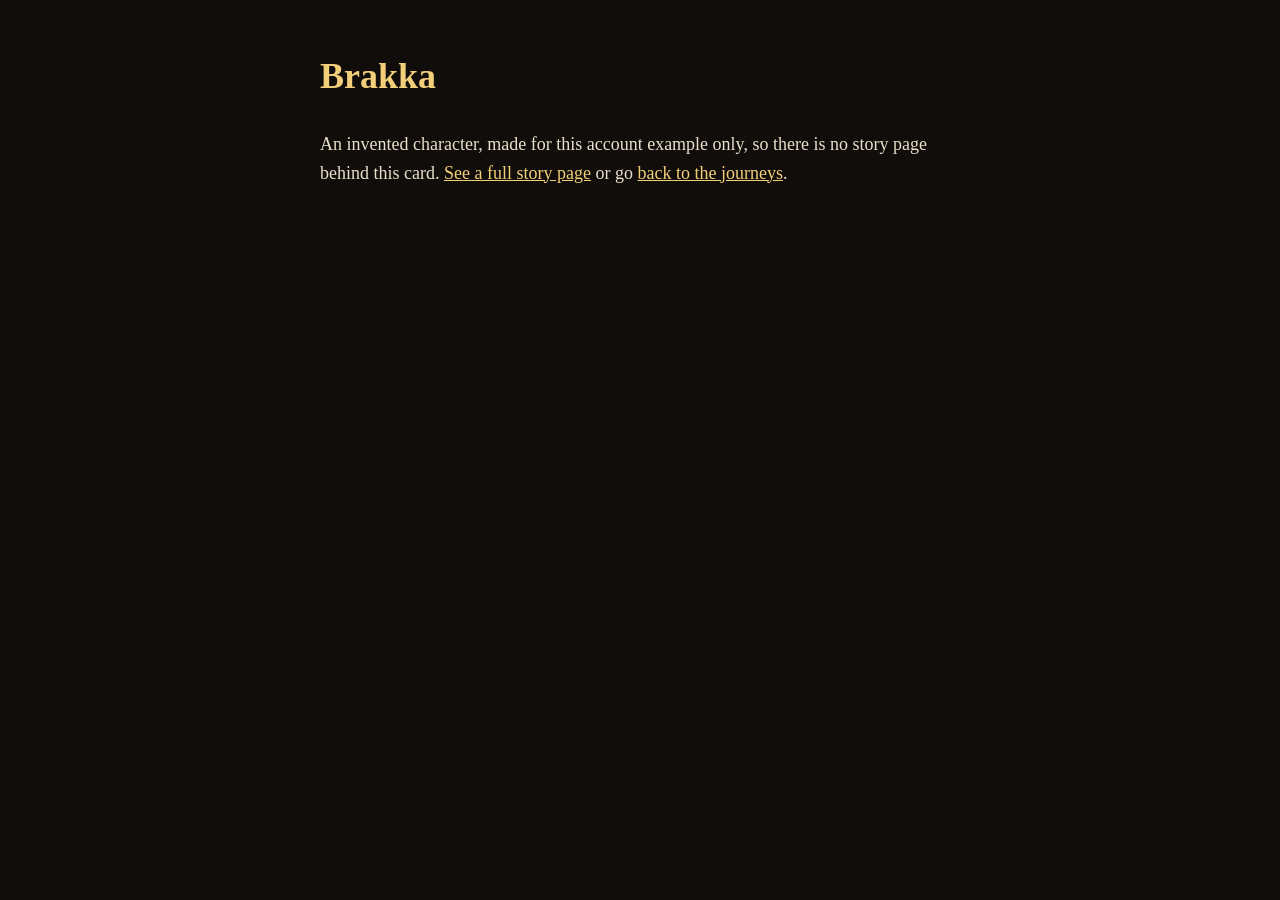
<file: docs/journey-account/Brakka-Mock.html>
<!doctype html><meta charset="utf-8"><meta name="robots" content="noindex, nofollow"><meta name="journey" content="{&quot;name&quot;: &quot;Brakka&quot;, &quot;who&quot;: &quot;Orc Warrior&quot;, &quot;level&quot;: 60, &quot;days&quot;: 79, &quot;played&quot;: &quot;143 h 37 m&quot;, &quot;faction&quot;: &quot;Horde&quot;, &quot;cls&quot;: &quot;#c69b6d&quot;, &quot;cover&quot;: &quot;&quot;, &quot;seen&quot;: &quot;Last seen in Zul&#x27;Gurub, level 60. To be continued.&quot;, &quot;acc&quot;: &quot;Mock Altaholic&quot;, &quot;nums&quot;: {&quot;hours played&quot;: 144, &quot;days on the road&quot;: 79, &quot;levels&quot;: 60, &quot;quests turned in&quot;: 420, &quot;dungeon runs&quot;: 21, &quot;foes in dungeons&quot;: 609, &quot;places discovered&quot;: 382, &quot;flight paths&quot;: 20, &quot;fish caught&quot;: 204, &quot;close calls&quot;: 29, &quot;deaths&quot;: 14, &quot;people in the diary&quot;: 108, &quot;kilometres on the road&quot;: 421, &quot;jumps&quot;: 4165}, &quot;begun&quot;: 1779052100, &quot;last&quot;: 1793831028, &quot;secs&quot;: 517040, &quot;sit&quot;: [[1779052100, 1779062403], [1779137278, 1779142678], [1779297178, 1779307217], [1779394133, 1779397861], [1779473038, 1779481775], [1779562078, 1779565256], [1779829378, 1779837856], [1779995338, 1780002786], [1780176372, 1780184842], [1780255678, 1780257999], [1780613894, 1780618047], [1780694098, 1780699443], [1780783445, 1780786984], [1780948353, 1780958261], [1781025238, 1781029641], [1781110198, 1781113846], [1781221805, 1781226936], [1781296495, 1781299256], [1781383886, 1781388352], [1781635509, 1781643089], [1781994384, 1781996841], [1782076498, 1782081456], [1782260640, 1782270223], [1782685171, 1782691813], [1782844318, 1782852961], [1783794658, 1783802301], [1784491258, 1784493451], [1785453795, 1785456241], [1785623067, 1785626524], [1785872518, 1785875099], [1786378918, 1786381613], [1786734517, 1786739764], [1787004783, 1787015181], [1787441815, 1787444520], [1787696568, 1787703605], [1787767941, 1787773146], [1788208815, 1788215956], [1788289498, 1788300146], [1788631198, 1788637591], [1788915520, 1788924195], [1789077178, 1789084826], [1789151996, 1789162537], [1789424550, 1789430979], [1789581538, 1789592488], [1789683775, 1789692639], [1790013358, 1790024374], [1790105555, 1790115745], [1790189313, 1790196134], [1790278078, 1790285982], [1790379680, 1790390217], [1790629318, 1790633618], [1790703478, 1790710888], [1790888038, 1790892727], [1790967178, 1790972780], [1791134698, 1791139810], [1791238086, 1791245558], [1791306658, 1791316514], [1791394738, 1791397115], [1791485883, 1791490851], [1791563398, 1791566437], [1791827998, 1791836514], [1791926458, 1791934541], [1791999418, 1792004148], [1792090498, 1792096433], [1792194294, 1792197783], [1792355458, 1792362647], [1792444678, 1792447123], [1792525138, 1792532969], [1792695418, 1792705251], [1792867078, 1792873122], [1793050378, 1793059628], [1793126758, 1793135626], [1793217838, 1793226953], [1793299738, 1793307247], [1793496205, 1793507227], [1793570933, 1793579292], [1793648817, 1793655780], [1793735397, 1793741909], [1793827189, 1793831028]], &quot;curve&quot;: [[0, 1], [0.01, 2], [0.04, 3], [0.09, 4], [0.16, 5], [0.27, 6], [0.41, 7], [0.58, 8], [0.8, 9], [1.05, 10], [1.35, 11], [1.7, 12], [2.09, 13], [2.54, 14], [3.04, 15], [3.59, 16], [4.19, 17], [4.86, 18], [5.58, 19], [6.37, 20], [7.22, 21], [8.13, 22], [9.11, 23], [10.16, 24], [11.27, 25], [12.46, 26], [13.71, 27], [15.04, 28], [16.45, 29], [17.93, 30], [19.49, 31], [21.13, 32], [22.85, 33], [24.64, 34], [26.52, 35], [28.49, 36], [30.54, 37], [32.67, 38], [34.89, 39], [37.21, 40], [39.6, 41], [42.1, 42], [44.68, 43], [47.35, 44], [50.12, 45], [52.98, 46], [55.94, 47], [59.0, 48], [62.16, 49], [65.41, 50], [68.76, 51], [72.22, 52], [75.78, 53], [79.44, 54], [83.2, 55], [87.07, 56], [91.04, 57], [95.13, 58], [99.32, 59], [103.62, 60]], &quot;runs&quot;: {&quot;The Deadmines&quot;: 2, &quot;Wailing Caverns&quot;: 3, &quot;Blackfathom Deeps&quot;: 1, &quot;Gnomeregan&quot;: 2, &quot;Scarlet Monastery&quot;: 1, &quot;Uldaman&quot;: 3, &quot;Maraudon&quot;: 1, &quot;Stratholme&quot;: 4, &quot;Scholomance&quot;: 4}, &quot;killers&quot;: {&quot;Irontree Stomper&quot;: 2, &quot;Mottled Raptor&quot;: 1, &quot;Murloc Forager&quot;: 1, &quot;Syndicate Footpad&quot;: 1, &quot;Razormane Hunter&quot;: 1, &quot;Blackfathom Tide Priestess&quot;: 1, &quot;Bristleback Quilboar&quot;: 3, &quot;Kolkar Stormer&quot;: 1, &quot;Witherbark Axe Thrower&quot;: 1, &quot;Searing Roc&quot;: 1}, &quot;trades&quot;: {&quot;Mining&quot;: [300, 300], &quot;Engineering&quot;: [300, 300], &quot;Cooking&quot;: [240, 300], &quot;First Aid&quot;: [300, 300]}, &quot;rep&quot;: {&quot;Orgrimmar&quot;: [8, 42097, 42000, 42999], &quot;Thunder Bluff&quot;: [7, 22775, 21000, 42000], &quot;Undercity&quot;: [7, 26646, 21000, 42000], &quot;Darkspear Trolls&quot;: [7, 38277, 21000, 42000], &quot;Booty Bay&quot;: [4, 181, 0, 3000], &quot;Gadgetzan&quot;: [5, 5281, 3000, 9000], &quot;Cenarion Circle&quot;: [5, 4087, 3000, 9000], &quot;Argent Dawn&quot;: [4, 2847, 0, 3000], &quot;Timbermaw Hold&quot;: [6, 15133, 9000, 21000]}, &quot;purse&quot;: [[1779052100, 37], [1779062403, 10877], [1779137278, 20943], [1779142678, 32106], [1779297178, 51656], [1779307217, 74762], [1779394133, 84200], [1779397861, 97854], [1779473038, 115990], [1779481775, 146291], [1779562078, 165485], [1779565256, 187944], [1779829378, 181928], [1779837856, 215006], [1779995338, 225715], [1780002786, 253547], [1780176372, 252250], [1780184842, 277560], [1780255678, 265478], [1780257999, 270847], [1780613894, 300226], [1780618047, 327024], [1780694098, 360954], [1780699443, 396252], [1780783445, 396211], [1780786984, 425627], [1780948353, 428525], [1780958261, 450662], [1781025238, 447277], [1781029641, 444824], [1781110198, 450685], [1781113846, 509884], [1781221805, 518165], [1781226936, 547584], [1781296495, 546243], [1781299256, 549843], [1781383886, 562099], [1781388352, 545466], [1781635509, 548116], [1781643089, 561957], [1781994384, 587356], [1781996841, 618585], [1782076498, 642343], [1782081456, 647815], [1782260640, 648037], [1782270223, 651923], [1782685171, 730082], [1782691813, 742345], [1782844318, 783310], [1782852961, 769183], [1783794658, 740297], [1783802301, 753437], [1784491258, 756252], [1784493451, 774207], [1785453795, 798715], [1785456241, 774156], [1785623067, 772033], [1785626524, 777161], [1785872518, 777162], [1785875099, 811988], [1786378918, 822220], [1786381613, 813814], [1786734517, 859656], [1786739764, 880797], [1787004783, 906596], [1787015181, 946399], [1787441815, 922679], [1787444520, 974367], [1787696568, 1003650], [1787703605, 1040270], [1787767941, 1036837], [1787773146, 1117579], [1788208815, 1107754], [1788215956, 1144462], [1788289498, 1157358], [1788300146, 1212289], [1788631198, 1218150], [1788637591, 1183459], [1788915520, 1139008], [1788924195, 1246239], [1789077178, 1265331], [1789084826, 1357497], [1789151996, 1324001], [1789162537, 1350547], [1789424550, 1395353], [1789430979, 1388916], [1789581538, 1449264], [1789592488, 1403112], [1789683775, 1413043], [1789692639, 1359637], [1790013358, 1406842], [1790024374, 1356991], [1790105555, 1372489], [1790115745, 1377689], [1790189313, 1437972], [1790196134, 1425209], [1790278078, 1409158], [1790285982, 1450921], [1790379680, 1445884], [1790390217, 1461089], [1790629318, 1415024], [1790633618, 1402581], [1790703478, 1386742], [1790710888, 1497389], [1790888038, 1579449], [1790892727, 1627791], [1790967178, 1638616], [1790972780, 1629416], [1791134698, 1653190], [1791139810, 1764996], [1791238086, 1821129], [1791245558, 1905069], [1791306658, 1904352], [1791316514, 1889099], [1791394738, 1890778], [1791397115, 1839052], [1791485883, 1870795], [1791490851, 1835029], [1791563398, 1814377], [1791566437, 1829589], [1791827998, 1750487], [1791836514, 1776696], [1791926458, 1805688], [1791934541, 1758724], [1791999418, 1818191], [1792004148, 1828809], [1792090498, 1866002], [1792096433, 1876555], [1792194294, 1858942], [1792197783, 1943242], [1792355458, 1964605], [1792362647, 1931607], [1792444678, 1934050], [1792447123, 2015103], [1792525138, 1984479], [1792532969, 1923457], [1792695418, 1906074], [1792705251, 1952115], [1792867078, 2021582], [1792873122, 1941655], [1793050378, 1965419], [1793059628, 2001212], [1793126758, 1873779], [1793135626, 1849058], [1793217838, 1816416], [1793226953, 1945588], [1793299738, 1967089], [1793307247, 2061629], [1793496205, 2061792], [1793507227, 2121639], [1793570933, 2053720], [1793579292, 2054175], [1793648817, 1950733], [1793655780, 1935191], [1793735397, 1997123], [1793741909, 1967873], [1793827189, 1966869], [1793831028, 2001940]], &quot;guild&quot;: [&quot;Embers of the Long Road&quot;, &quot;Alt&quot;], &quot;gear&quot;: {&quot;1&quot;: [4048, &quot;Emblazoned Hat&quot;, 2, &quot;[data-uri]&quot;], &quot;3&quot;: [14566, &quot;Prospector&#x27;s Pads&quot;, 2, &quot;[data-uri]&quot;], &quot;5&quot;: [270043, &quot;Dreamer&#x27;s Chestguard&quot;, 3, &quot;[data-uri]&quot;], &quot;6&quot;: [6539, &quot;Willow Belt&quot;, 2, &quot;[data-uri]&quot;], &quot;7&quot;: [270031, &quot;Dark Ritual Leggings&quot;, 3, &quot;[data-uri]&quot;], &quot;8&quot;: [14114, &quot;Aboriginal Footwraps&quot;, 2, &quot;[data-uri]&quot;], &quot;9&quot;: [279875, &quot;Spare Part Bindings&quot;, 2, &quot;[data-uri]&quot;], &quot;10&quot;: [4253, &quot;Toughened Leather Gloves&quot;, 3, &quot;[data-uri]&quot;], &quot;15&quot;: [16658, &quot;Wildhunter Cloak&quot;, 2, &quot;[data-uri]&quot;], &quot;16&quot;: [251533, &quot;Forsaken Greataxe&quot;, 3, &quot;[data-uri]&quot;], &quot;18&quot;: [263412, &quot;Totem of Charged Flames&quot;, 2, &quot;[data-uri]&quot;]}, &quot;moments&quot;: [[1779055892, &quot;reached level 10&quot;], [1779056972, &quot;took Defensive Stance for the first time&quot;], [1779298283, &quot;braved Wailing Caverns for the first time&quot;], [1779298306, &quot;braved The Deadmines for the first time&quot;], [1779304402, &quot;reached level 20&quot;], [1779305837, &quot;survived a Blackrock Grunt at 1% health&quot;], [1779481745, &quot;braved Blackfathom Deeps for the first time&quot;], [1779831594, &quot;fell to an Irontree Stomper&quot;], [1780183616, &quot;reached level 30&quot;], [1782268127, &quot;reached level 40&quot;], [1788923885, &quot;reached level 50&quot;], [1790892102, &quot;found the first blue item&quot;], [1790971879, &quot;fell to a Mottled Raptor&quot;], [1791396633, &quot;reached level 60&quot;]], &quot;work&quot;: {&quot;made&quot;: 300, &quot;best&quot;: &quot;&quot;, &quot;bestn&quot;: 0, &quot;mine&quot;: 458}, &quot;journals&quot;: {&quot;Motherlode&quot;: [&quot;mining&quot;, 278], &quot;Cogitations&quot;: [&quot;engineering&quot;, 377]}}"><title>Brakka</title><body style="font:18px/1.6 Georgia,serif;margin:3rem auto;max-width:40rem;padding:0 16px;background:#100d0a;color:#e9dfcc"><style>a{color:#f3cf7a}h1{color:#f3cf7a}</style><h1>Brakka</h1><p>An invented character, made for this account example only, so there is no story page behind this card. <a href="../journey-example.html">See a full story page</a> or go <a href="index.html">back to the journeys</a>.</p>
</file>
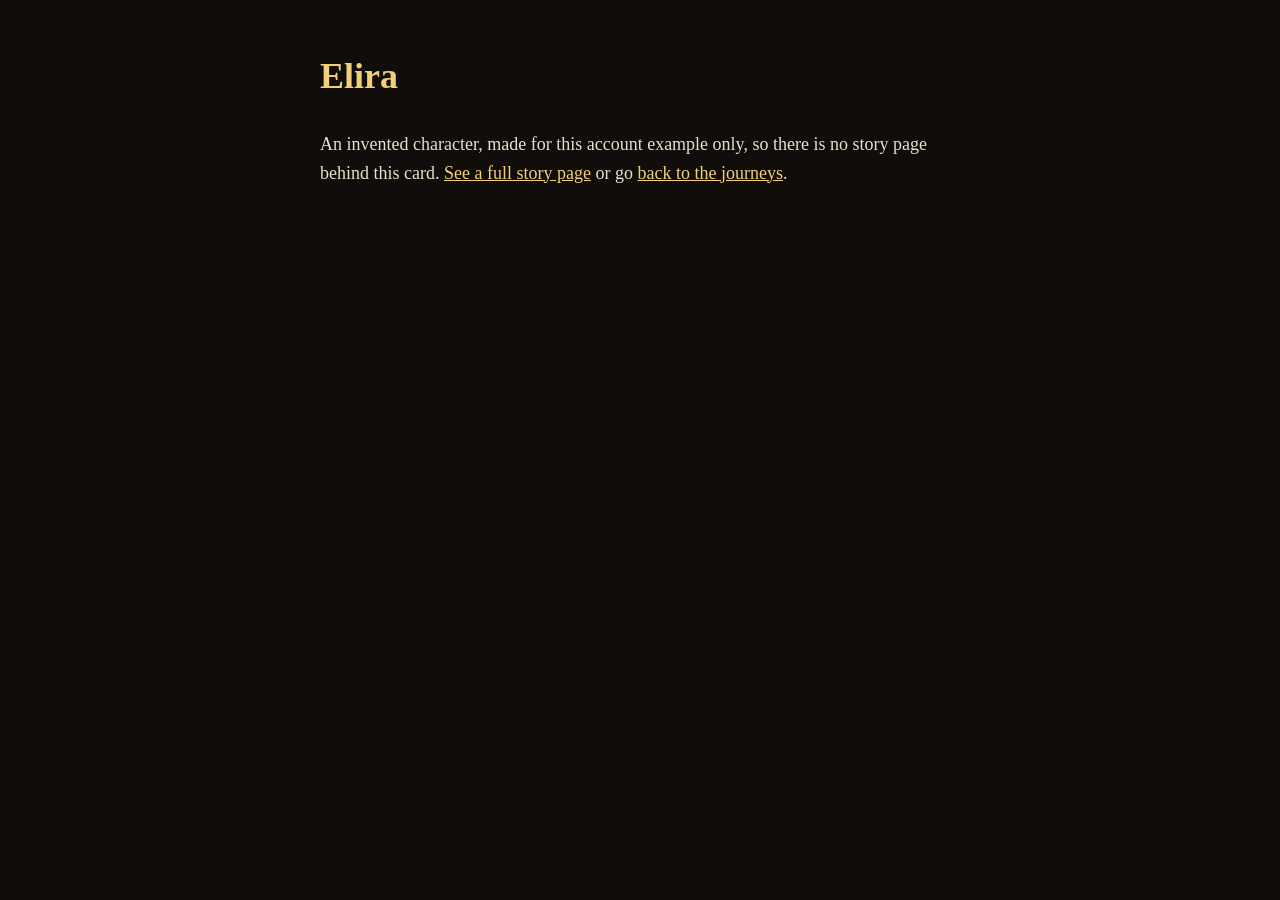
<file: docs/journey-account/Elira-Mock.html>
<!doctype html><meta charset="utf-8"><meta name="robots" content="noindex, nofollow"><meta name="journey" content="{&quot;name&quot;: &quot;Elira&quot;, &quot;who&quot;: &quot;Human Priest&quot;, &quot;level&quot;: 52, &quot;days&quot;: 54, &quot;played&quot;: &quot;98 h 37 m&quot;, &quot;faction&quot;: &quot;Alliance&quot;, &quot;cls&quot;: &quot;#e8e8e8&quot;, &quot;cover&quot;: &quot;&quot;, &quot;seen&quot;: &quot;Last seen in Westfall, level 52. To be continued.&quot;, &quot;acc&quot;: &quot;Mock Altaholic&quot;, &quot;nums&quot;: {&quot;hours played&quot;: 99, &quot;days on the road&quot;: 54, &quot;levels&quot;: 52, &quot;quests turned in&quot;: 364, &quot;dungeon runs&quot;: 13, &quot;foes in dungeons&quot;: 507, &quot;places discovered&quot;: 337, &quot;flight paths&quot;: 19, &quot;close calls&quot;: 9, &quot;deaths&quot;: 10, &quot;people in the diary&quot;: 54, &quot;kilometres on the road&quot;: 307, &quot;jumps&quot;: 3550}, &quot;begun&quot;: 1779648135, &quot;last&quot;: 1792282945, &quot;secs&quot;: 355013, &quot;sit&quot;: [[1779648135, 1779650625], [1779743098, 1779754403], [1779920626, 1779923448], [1780073938, 1780080412], [1780258685, 1780269004], [1780337758, 1780343092], [1780609564, 1780613283], [1780699801, 1780704163], [1780774198, 1780776725], [1780873888, 1780876813], [1780958333, 1780966237], [1781208778, 1781217599], [1781291278, 1781296371], [1781379517, 1781383623], [1781464941, 1781475907], [1781631718, 1781634823], [1781718418, 1781725738], [1781802118, 1781811305], [1781890078, 1781901123], [1781990098, 1781993585], [1782853586, 1782859224], [1783462964, 1783472140], [1783802617, 1783812568], [1784136358, 1784142610], [1784493909, 1784501492], [1784926138, 1784928926], [1785179720, 1785182346], [1785439018, 1785443600], [1786315748, 1786319406], [1787015675, 1787026445], [1787087278, 1787091101], [1787426578, 1787436230], [1787512176, 1787522212], [1787606114, 1787614382], [1787762458, 1787767602], [1787852518, 1787855323], [1788128631, 1788138129], [1788380698, 1788389548], [1788550602, 1788559410], [1788974038, 1788982236], [1789073278, 1789076664], [1789163282, 1789165613], [1789414738, 1789424093], [1789592842, 1789601924], [1789752658, 1789755063], [1790368678, 1790378972], [1790551837, 1790560149], [1791050398, 1791060794], [1791147213, 1791150570], [1791221218, 1791229788], [1791397512, 1791402920], [1791491165, 1791495846], [1792183498, 1792189828], [1792273256, 1792282945]], &quot;curve&quot;: [[0, 1], [0.01, 2], [0.05, 3], [0.12, 4], [0.22, 5], [0.36, 6], [0.55, 7], [0.79, 8], [1.09, 9], [1.43, 10], [1.84, 11], [2.31, 12], [2.85, 13], [3.46, 14], [4.13, 15], [4.88, 16], [5.71, 17], [6.62, 18], [7.6, 19], [8.67, 20], [9.83, 21], [11.07, 22], [12.4, 23], [13.83, 24], [15.35, 25], [16.96, 26], [18.67, 27], [20.48, 28], [22.4, 29], [24.42, 30], [26.54, 31], [28.77, 32], [31.11, 33], [33.55, 34], [36.11, 35], [38.79, 36], [41.58, 37], [44.49, 38], [47.51, 39], [50.66, 40], [53.92, 41], [57.32, 42], [60.83, 43], [64.47, 44], [68.24, 45], [72.14, 46], [76.17, 47], [80.33, 48], [84.63, 49], [89.06, 50], [93.63, 51], [98.33, 52]], &quot;runs&quot;: {&quot;Shadowfang Keep&quot;: 4, &quot;Gnomeregan&quot;: 2, &quot;Razorfen Kraul&quot;: 1, &quot;Uldaman&quot;: 1, &quot;Maraudon&quot;: 4, &quot;Sunken Temple&quot;: 1}, &quot;killers&quot;: {&quot;Searing Roc&quot;: 2, &quot;Plaguehound&quot;: 1, &quot;Witherbark Axe Thrower&quot;: 1, &quot;Bristleback Quilboar&quot;: 1, &quot;Kolkar Stormer&quot;: 1, &quot;Blackrock Grunt&quot;: 1, &quot;Razormane Hunter&quot;: 1}, &quot;trades&quot;: {&quot;Tailoring&quot;: [263, 300], &quot;Enchanting&quot;: [273, 300], &quot;Cooking&quot;: [208, 225], &quot;First Aid&quot;: [260, 300]}, &quot;rep&quot;: {&quot;Stormwind&quot;: [7, 26089, 21000, 42000], &quot;Ironforge&quot;: [7, 30004, 21000, 42000], &quot;Darnassus&quot;: [7, 24730, 21000, 42000], &quot;Gnomeregan Exiles&quot;: [7, 33229, 21000, 42000], &quot;Booty Bay&quot;: [5, 4728, 3000, 9000], &quot;Gadgetzan&quot;: [5, 8082, 3000, 9000], &quot;Cenarion Circle&quot;: [4, 2286, 0, 3000], &quot;Timbermaw Hold&quot;: [4, 2516, 0, 3000]}, &quot;purse&quot;: [[1779648135, 11], [1779650625, 846], [1779743098, 1595], [1779754403, 3877], [1779920626, 7814], [1779923448, 13792], [1780073938, 15539], [1780080412, 17263], [1780258685, 16999], [1780269004, 23811], [1780337758, 26583], [1780343092, 29210], [1780609564, 31292], [1780613283, 38801], [1780699801, 46674], [1780704163, 49862], [1780774198, 53802], [1780776725, 54845], [1780873888, 63291], [1780876813, 68401], [1780958333, 71479], [1780966237, 78722], [1781208778, 85108], [1781217599, 94407], [1781291278, 93999], [1781296371, 106203], [1781379517, 111947], [1781383623, 111020], [1781464941, 108473], [1781475907, 112017], [1781631718, 124809], [1781634823, 125469], [1781718418, 131745], [1781725738, 134067], [1781802118, 136143], [1781811305, 149735], [1781890078, 155633], [1781901123, 159106], [1781990098, 158088], [1781993585, 167065], [1782853586, 171054], [1782859224, 178552], [1783462964, 181624], [1783472140, 186902], [1783802617, 190992], [1783812568, 204094], [1784136358, 215344], [1784142610, 230688], [1784493909, 246509], [1784501492, 247798], [1784926138, 258874], [1784928926, 270521], [1785179720, 260219], [1785182346, 264052], [1785439018, 248311], [1785443600, 251676], [1786315748, 258404], [1786319406, 269142], [1787015675, 270654], [1787026445, 292638], [1787087278, 303753], [1787091101, 292050], [1787426578, 297367], [1787436230, 304825], [1787512176, 305164], [1787522212, 308306], [1787606114, 308196], [1787614382, 307848], [1787762458, 302293], [1787767602, 306223], [1787852518, 318910], [1787855323, 329720], [1788128631, 347506], [1788138129, 335603], [1788380698, 352627], [1788389548, 335946], [1788550602, 354645], [1788559410, 366671], [1788974038, 374909], [1788982236, 375419], [1789073278, 392781], [1789076664, 397496], [1789163282, 386132], [1789165613, 381008], [1789414738, 368111], [1789424093, 354467], [1789592842, 350889], [1789601924, 369966], [1789752658, 389314], [1789755063, 382210], [1790368678, 390527], [1790378972, 404528], [1790551837, 408364], [1790560149, 433383], [1791050398, 439966], [1791060794, 431848], [1791147213, 453622], [1791150570, 471533], [1791221218, 464478], [1791229788, 490848], [1791397512, 482880], [1791402920, 478011], [1791491165, 468378], [1791495846, 470180], [1792183498, 493242], [1792189828, 486823], [1792273256, 494373], [1792282945, 476221]], &quot;guild&quot;: [&quot;Lanterns of Lordaeron&quot;, &quot;Alt&quot;], &quot;gear&quot;: {&quot;1&quot;: [4048, &quot;Emblazoned Hat&quot;, 2, &quot;[data-uri]&quot;], &quot;3&quot;: [14566, &quot;Prospector&#x27;s Pads&quot;, 2, &quot;[data-uri]&quot;], &quot;5&quot;: [270043, &quot;Dreamer&#x27;s Chestguard&quot;, 3, &quot;[data-uri]&quot;], &quot;6&quot;: [6539, &quot;Willow Belt&quot;, 2, &quot;[data-uri]&quot;], &quot;7&quot;: [2970, &quot;Spellbinder Pants&quot;, 2, &quot;[data-uri]&quot;], &quot;8&quot;: [14114, &quot;Aboriginal Footwraps&quot;, 2, &quot;[data-uri]&quot;], &quot;9&quot;: [279875, &quot;Spare Part Bindings&quot;, 2, &quot;[data-uri]&quot;], &quot;10&quot;: [14117, &quot;Aboriginal Gloves&quot;, 2, &quot;[data-uri]&quot;], &quot;15&quot;: [16658, &quot;Wildhunter Cloak&quot;, 2, &quot;[data-uri]&quot;], &quot;16&quot;: [272996, &quot;Trogg Scepter&quot;, 3, &quot;[data-uri]&quot;], &quot;18&quot;: [11288, &quot;Greater Magic Wand&quot;, 2, &quot;[data-uri]&quot;]}, &quot;moments&quot;: [[1779745771, &quot;reached level 10&quot;], [1780266810, &quot;reached level 20&quot;], [1780700526, &quot;braved Shadowfang Keep for the first time&quot;], [1781473159, &quot;braved Gnomeregan for the first time&quot;], [1781473555, &quot;braved Razorfen Kraul for the first time&quot;], [1781474635, &quot;reached level 30&quot;], [1781475715, &quot;cast Mind Control for the first time&quot;], [1781806026, &quot;fell to a Plaguehound&quot;], [1783465812, &quot;fell to a Searing Roc&quot;], [1783467008, &quot;survived a Blackrock Grunt at 1% health&quot;], [1787022475, &quot;reached level 40&quot;], [1790558229, &quot;found the first blue item&quot;], [1791221494, &quot;reached level 50&quot;]], &quot;work&quot;: {&quot;made&quot;: 536, &quot;best&quot;: &quot;&quot;, &quot;bestn&quot;: 0}, &quot;journals&quot;: {&quot;Clothbound&quot;: [&quot;tailoring&quot;, 254], &quot;Spellbound&quot;: [&quot;enchanting&quot;, 227]}}"><title>Elira</title><body style="font:18px/1.6 Georgia,serif;margin:3rem auto;max-width:40rem;padding:0 16px;background:#100d0a;color:#e9dfcc"><style>a{color:#f3cf7a}h1{color:#f3cf7a}</style><h1>Elira</h1><p>An invented character, made for this account example only, so there is no story page behind this card. <a href="../journey-example.html">See a full story page</a> or go <a href="index.html">back to the journeys</a>.</p>
</file>
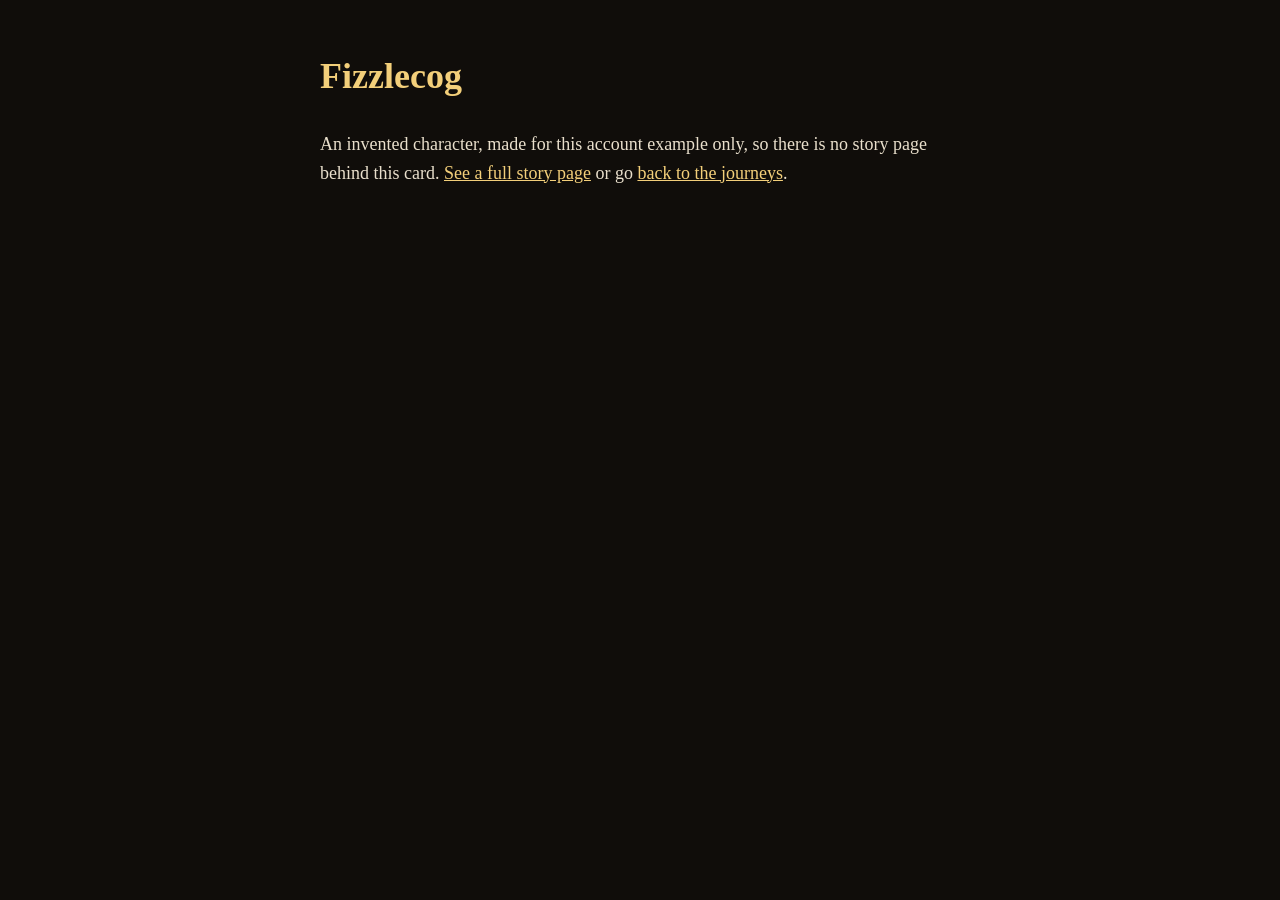
<file: docs/journey-account/Fizzlecog-Mock.html>
<!doctype html><meta charset="utf-8"><meta name="robots" content="noindex, nofollow"><meta name="journey" content="{&quot;name&quot;: &quot;Fizzlecog&quot;, &quot;who&quot;: &quot;Gnome Mage&quot;, &quot;level&quot;: 29, &quot;days&quot;: 10, &quot;played&quot;: &quot;20 h 46 m&quot;, &quot;faction&quot;: &quot;Alliance&quot;, &quot;cls&quot;: &quot;#3fc7eb&quot;, &quot;cover&quot;: &quot;&quot;, &quot;seen&quot;: &quot;Last seen in Loch Modan, level 29. To be continued.&quot;, &quot;acc&quot;: &quot;Mock Altaholic&quot;, &quot;nums&quot;: {&quot;hours played&quot;: 21, &quot;days on the road&quot;: 10, &quot;levels&quot;: 29, &quot;quests turned in&quot;: 203, &quot;dungeon runs&quot;: 19, &quot;foes in dungeons&quot;: 684, &quot;places discovered&quot;: 203, &quot;flight paths&quot;: 12, &quot;close calls&quot;: 6, &quot;deaths&quot;: 5, &quot;people in the diary&quot;: 51, &quot;kilometres on the road&quot;: 51, &quot;jumps&quot;: 498}, &quot;begun&quot;: 1782930464, &quot;last&quot;: 1786734058, &quot;secs&quot;: 74741, &quot;sit&quot;: [[1782930464, 1782936619], [1783098778, 1783103442], [1783628578, 1783639847], [1783813085, 1783822649], [1784566378, 1784577590], [1785013618, 1785016649], [1785171958, 1785178906], [1785444284, 1785453059], [1785955816, 1785965819], [1786730938, 1786734058]], &quot;curve&quot;: [[0, 1], [0.01, 2], [0.04, 3], [0.1, 4], [0.19, 5], [0.32, 6], [0.48, 7], [0.69, 8], [0.94, 9], [1.25, 10], [1.6, 11], [2.01, 12], [2.48, 13], [3.0, 14], [3.59, 15], [4.24, 16], [4.96, 17], [5.75, 18], [6.61, 19], [7.53, 20], [8.54, 21], [9.62, 22], [10.78, 23], [12.01, 24], [13.33, 25], [14.74, 26], [16.22, 27], [17.8, 28], [19.46, 29]], &quot;runs&quot;: {&quot;The Deadmines&quot;: 1, &quot;Shadowfang Keep&quot;: 3, &quot;The Stockade&quot;: 3, &quot;Blackfathom Deeps&quot;: 4, &quot;Gnomeregan&quot;: 4, &quot;Razorfen Kraul&quot;: 4}, &quot;killers&quot;: {&quot;Venture Co. Worker&quot;: 1, &quot;Blackfathom Tide Priestess&quot;: 1, &quot;Murloc Forager&quot;: 1, &quot;Razormane Hunter&quot;: 1, &quot;Kobold Tunneler&quot;: 1}, &quot;trades&quot;: {&quot;Tailoring&quot;: [155, 225], &quot;Engineering&quot;: [153, 225], &quot;Cooking&quot;: [116, 150], &quot;First Aid&quot;: [145, 150]}, &quot;rep&quot;: {&quot;Stormwind&quot;: [5, 8135, 3000, 9000], &quot;Ironforge&quot;: [5, 4156, 3000, 9000], &quot;Darnassus&quot;: [5, 5168, 3000, 9000], &quot;Gnomeregan Exiles&quot;: [5, 8397, 3000, 9000], &quot;Booty Bay&quot;: [4, 387, 0, 3000]}, &quot;purse&quot;: [[1782930464, 12], [1782936619, 4646], [1783098778, 5209], [1783103442, 9543], [1783628578, 16351], [1783639847, 34395], [1783813085, 39187], [1783822649, 69353], [1784566378, 80995], [1784577590, 95162], [1785013618, 116447], [1785016649, 127771], [1785171958, 140753], [1785178906, 143378], [1785444284, 151471], [1785453059, 185332], [1785955816, 201397], [1785965819, 221968], [1786730938, 219846], [1786734058, 256675]], &quot;guild&quot;: [&quot;Lanterns of Lordaeron&quot;, &quot;Alt&quot;], &quot;gear&quot;: {&quot;6&quot;: [6468, &quot;Deviate Scale Belt&quot;, 3, &quot;[data-uri]&quot;], &quot;7&quot;: [270031, &quot;Dark Ritual Leggings&quot;, 3, &quot;[data-uri]&quot;], &quot;9&quot;: [6543, &quot;Willow Bracers&quot;, 2, &quot;[data-uri]&quot;], &quot;10&quot;: [4253, &quot;Toughened Leather Gloves&quot;, 3, &quot;[data-uri]&quot;]}, &quot;moments&quot;: [[1782934950, &quot;reached level 10&quot;], [1783639726, &quot;braved The Deadmines for the first time&quot;], [1783818121, &quot;reached level 20&quot;], [1784571197, &quot;braved The Stockade for the first time&quot;], [1784572326, &quot;fell to a Venture Co. Worker&quot;], [1784576014, &quot;braved Shadowfang Keep for the first time&quot;], [1785177869, &quot;fell to a Blackfathom Tide Priestess&quot;], [1785449850, &quot;found the first blue item&quot;], [1785955915, &quot;survived a Shadowfang Moonwalker at 1% health&quot;]], &quot;work&quot;: {&quot;made&quot;: 308, &quot;best&quot;: &quot;&quot;, &quot;bestn&quot;: 0}, &quot;journals&quot;: {&quot;Clothbound&quot;: [&quot;tailoring&quot;, 201], &quot;Cogitations&quot;: [&quot;engineering&quot;, 162]}}"><title>Fizzlecog</title><body style="font:18px/1.6 Georgia,serif;margin:3rem auto;max-width:40rem;padding:0 16px;background:#100d0a;color:#e9dfcc"><style>a{color:#f3cf7a}h1{color:#f3cf7a}</style><h1>Fizzlecog</h1><p>An invented character, made for this account example only, so there is no story page behind this card. <a href="../journey-example.html">See a full story page</a> or go <a href="index.html">back to the journeys</a>.</p>
</file>
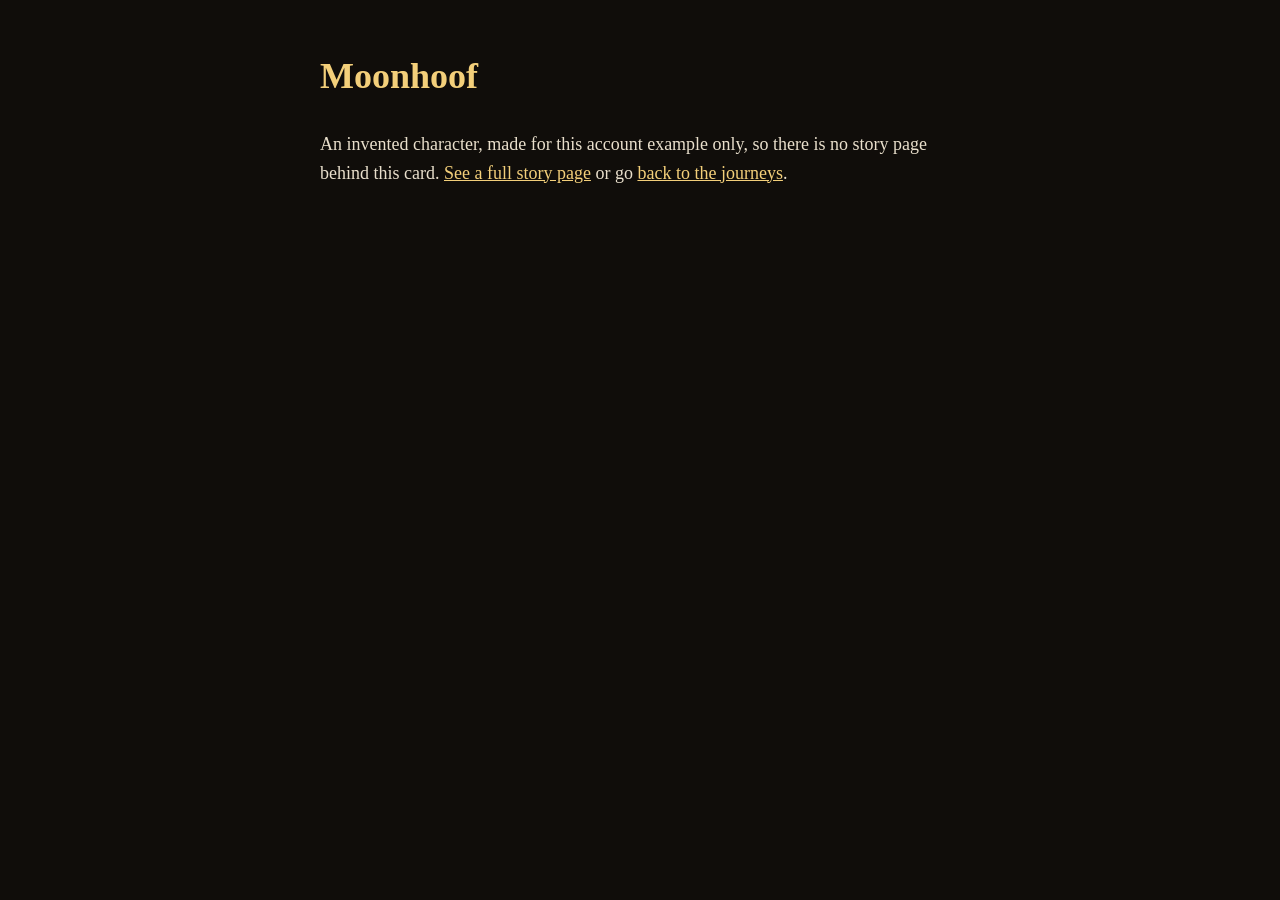
<file: docs/journey-account/Moonhoof-Mock.html>
<!doctype html><meta charset="utf-8"><meta name="robots" content="noindex, nofollow"><meta name="journey" content="{&quot;name&quot;: &quot;Moonhoof&quot;, &quot;who&quot;: &quot;Tauren Paladin&quot;, &quot;level&quot;: 37, &quot;days&quot;: 19, &quot;played&quot;: &quot;34 h 55 m&quot;, &quot;faction&quot;: &quot;Horde&quot;, &quot;cls&quot;: &quot;#f48cba&quot;, &quot;cover&quot;: &quot;&quot;, &quot;seen&quot;: &quot;Last seen in Zephras Isle, level 37. To be continued.&quot;, &quot;acc&quot;: &quot;Mock Altaholic&quot;, &quot;nums&quot;: {&quot;hours played&quot;: 35, &quot;days on the road&quot;: 19, &quot;levels&quot;: 37, &quot;quests turned in&quot;: 259, &quot;dungeon runs&quot;: 18, &quot;foes in dungeons&quot;: 522, &quot;places discovered&quot;: 248, &quot;flight paths&quot;: 12, &quot;close calls&quot;: 12, &quot;deaths&quot;: 8, &quot;people in the diary&quot;: 45, &quot;kilometres on the road&quot;: 117, &quot;jumps&quot;: 1745}, &quot;begun&quot;: 1781905414, &quot;last&quot;: 1786910734, &quot;secs&quot;: 125696, &quot;sit&quot;: [[1781905414, 1781916793], [1782413938, 1782417270], [1782593218, 1782596214], [1782860002, 1782868726], [1782926338, 1782930148], [1783033509, 1783042501], [1783363798, 1783374466], [1784143363, 1784148863], [1784231038, 1784236375], [1784317558, 1784319755], [1784406838, 1784412826], [1784501966, 1784507271], [1784751718, 1784760505], [1785098458, 1785102563], [1785616381, 1785622841], [1785965999, 1785973899], [1786304518, 1786315279], [1786382061, 1786386600], [1786901818, 1786910734]], &quot;curve&quot;: [[0, 1], [0.01, 2], [0.04, 3], [0.09, 4], [0.17, 5], [0.28, 6], [0.43, 7], [0.62, 8], [0.85, 9], [1.12, 10], [1.44, 11], [1.8, 12], [2.22, 13], [2.69, 14], [3.22, 15], [3.81, 16], [4.45, 17], [5.16, 18], [5.92, 19], [6.76, 20], [7.66, 21], [8.63, 22], [9.67, 23], [10.78, 24], [11.96, 25], [13.22, 26], [14.55, 27], [15.97, 28], [17.46, 29], [19.03, 30], [20.68, 31], [22.42, 32], [24.24, 33], [26.15, 34], [28.15, 35], [30.23, 36], [32.41, 37]], &quot;runs&quot;: {&quot;Ragefire Chasm&quot;: 1, &quot;The Deadmines&quot;: 4, &quot;Wailing Caverns&quot;: 1, &quot;Blackfathom Deeps&quot;: 4, &quot;Gnomeregan&quot;: 2, &quot;Razorfen Kraul&quot;: 2, &quot;Scarlet Monastery&quot;: 2, &quot;Razorfen Downs&quot;: 2}, &quot;killers&quot;: {&quot;Razormane Hunter&quot;: 3, &quot;Shadowfang Moonwalker&quot;: 3, &quot;Bristleback Quilboar&quot;: 1, &quot;Syndicate Footpad&quot;: 1}, &quot;trades&quot;: {&quot;Herbalism&quot;: [206, 225], &quot;Alchemy&quot;: [204, 225], &quot;Cooking&quot;: [148, 150], &quot;First Aid&quot;: [185, 225]}, &quot;rep&quot;: {&quot;Orgrimmar&quot;: [6, 19097, 9000, 21000], &quot;Thunder Bluff&quot;: [6, 19707, 9000, 21000], &quot;Undercity&quot;: [6, 19550, 9000, 21000], &quot;Darkspear Trolls&quot;: [6, 16357, 9000, 21000], &quot;Booty Bay&quot;: [5, 3321, 3000, 9000]}, &quot;purse&quot;: [[1781905414, 22], [1781916793, 8373], [1782413938, 15250], [1782417270, 20893], [1782593218, 25971], [1782596214, 29278], [1782860002, 34849], [1782868726, 41119], [1782926338, 47479], [1782930148, 49956], [1783033509, 65136], [1783042501, 79587], [1783363798, 85911], [1783374466, 107169], [1784143363, 111985], [1784148863, 132171], [1784231038, 141853], [1784236375, 145550], [1784317558, 160461], [1784319755, 160954], [1784406838, 165104], [1784412826, 174028], [1784501966, 182607], [1784507271, 188834], [1784751718, 195429], [1784760505, 188562], [1785098458, 199356], [1785102563, 203709], [1785616381, 226793], [1785622841, 231949], [1785965999, 252311], [1785973899, 265385], [1786304518, 251957], [1786315279, 262213], [1786382061, 283616], [1786386600, 275956], [1786901818, 280577], [1786910734, 289481]], &quot;guild&quot;: [&quot;Embers of the Long Road&quot;, &quot;Alt&quot;], &quot;gear&quot;: {&quot;1&quot;: [4048, &quot;Emblazoned Hat&quot;, 2, &quot;[data-uri]&quot;], &quot;3&quot;: [14566, &quot;Prospector&#x27;s Pads&quot;, 2, &quot;[data-uri]&quot;], &quot;5&quot;: [270043, &quot;Dreamer&#x27;s Chestguard&quot;, 3, &quot;[data-uri]&quot;], &quot;6&quot;: [6468, &quot;Deviate Scale Belt&quot;, 3, &quot;[data-uri]&quot;], &quot;7&quot;: [2970, &quot;Spellbinder Pants&quot;, 2, &quot;[data-uri]&quot;], &quot;8&quot;: [16977, &quot;Warsong Boots&quot;, 3, &quot;[data-uri]&quot;], &quot;9&quot;: [6543, &quot;Willow Bracers&quot;, 2, &quot;[data-uri]&quot;], &quot;10&quot;: [14117, &quot;Aboriginal Gloves&quot;, 2, &quot;[data-uri]&quot;], &quot;15&quot;: [16658, &quot;Wildhunter Cloak&quot;, 2, &quot;[data-uri]&quot;], &quot;16&quot;: [272996, &quot;Trogg Scepter&quot;, 3, &quot;[data-uri]&quot;], &quot;18&quot;: [11288, &quot;Greater Magic Wand&quot;, 2, &quot;[data-uri]&quot;]}, &quot;moments&quot;: [[1781909438, &quot;reached level 10&quot;], [1782415215, &quot;fell to a Razormane Hunter&quot;], [1782416922, &quot;braved Ragefire Chasm for the first time&quot;], [1782861667, &quot;braved Wailing Caverns for the first time&quot;], [1782861689, &quot;braved The Deadmines for the first time&quot;], [1782866625, &quot;reached level 20&quot;], [1784412409, &quot;reached level 30&quot;], [1784412508, &quot;survived a Scarlet Myrmidon at 6% health&quot;], [1784504135, &quot;fell to a Shadowfang Moonwalker&quot;], [1785973750, &quot;found the first blue item&quot;]], &quot;work&quot;: {&quot;made&quot;: 204, &quot;best&quot;: &quot;&quot;, &quot;bestn&quot;: 0, &quot;herb&quot;: 400}, &quot;journals&quot;: {&quot;Thymeline&quot;: [&quot;herbalism&quot;, 200], &quot;Elixicon&quot;: [&quot;alchemy&quot;, 187]}}"><title>Moonhoof</title><body style="font:18px/1.6 Georgia,serif;margin:3rem auto;max-width:40rem;padding:0 16px;background:#100d0a;color:#e9dfcc"><style>a{color:#f3cf7a}h1{color:#f3cf7a}</style><h1>Moonhoof</h1><p>An invented character, made for this account example only, so there is no story page behind this card. <a href="../journey-example.html">See a full story page</a> or go <a href="index.html">back to the journeys</a>.</p>
</file>
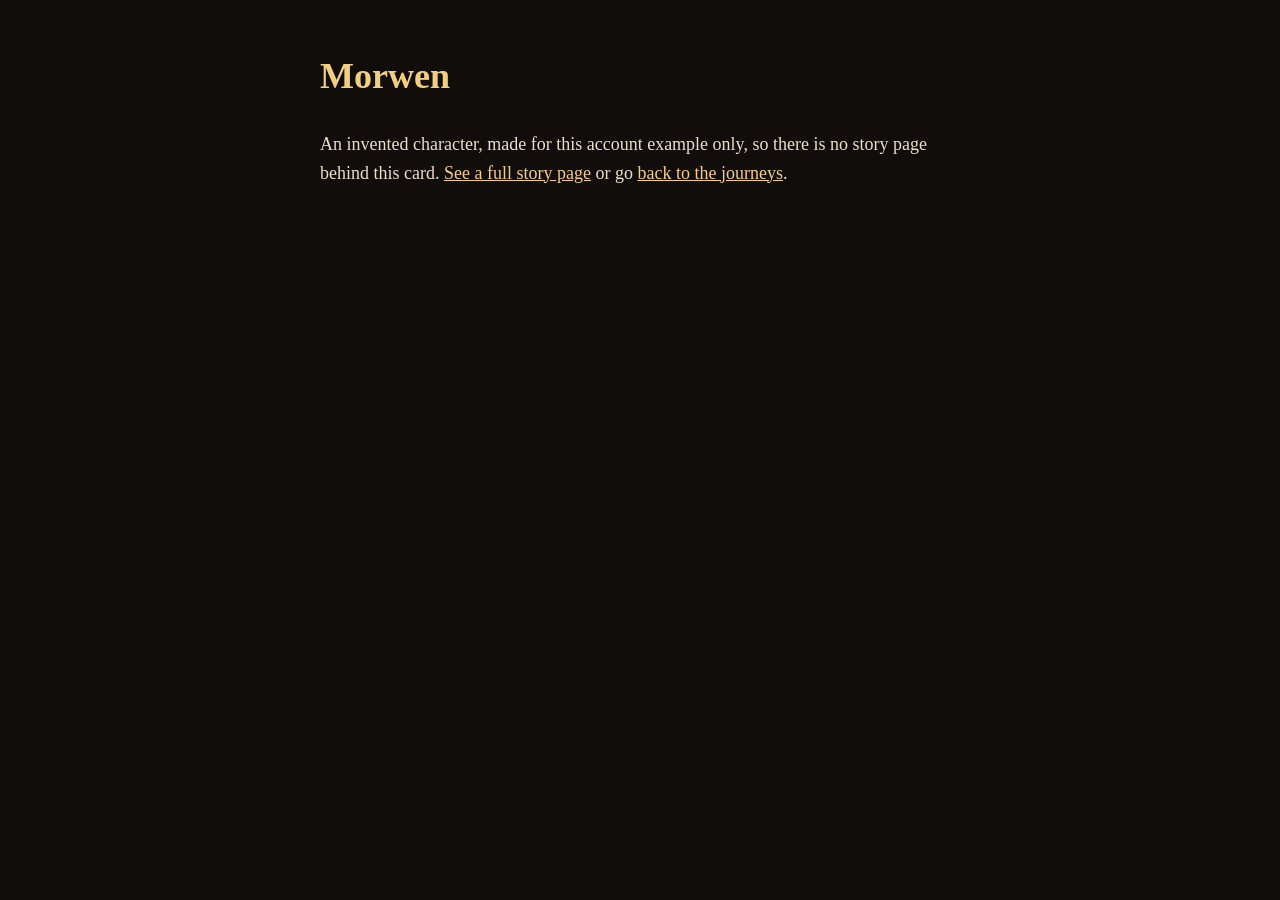
<file: docs/journey-account/Morwen-Mock.html>
<!doctype html><meta charset="utf-8"><meta name="robots" content="noindex, nofollow"><meta name="journey" content="{&quot;name&quot;: &quot;Morwen&quot;, &quot;who&quot;: &quot;Undead Warlock&quot;, &quot;level&quot;: 21, &quot;days&quot;: 5, &quot;played&quot;: &quot;10 h 39 m&quot;, &quot;faction&quot;: &quot;Horde&quot;, &quot;cls&quot;: &quot;#8788ee&quot;, &quot;cover&quot;: &quot;&quot;, &quot;seen&quot;: &quot;Last seen in Red Cloud Mesa, level 21. To be continued.&quot;, &quot;acc&quot;: &quot;Mock Altaholic&quot;, &quot;nums&quot;: {&quot;hours played&quot;: 11, &quot;days on the road&quot;: 5, &quot;levels&quot;: 21, &quot;quests turned in&quot;: 147, &quot;dungeon runs&quot;: 4, &quot;foes in dungeons&quot;: 124, &quot;places discovered&quot;: 156, &quot;flight paths&quot;: 7, &quot;close calls&quot;: 5, &quot;deaths&quot;: 3, &quot;people in the diary&quot;: 15, &quot;kilometres on the road&quot;: 21, &quot;jumps&quot;: 373}, &quot;begun&quot;: 1783968778, &quot;last&quot;: 1784766775, &quot;secs&quot;: 38368, &quot;sit&quot;: [[1783968778, 1783978137], [1784149464, 1784154654], [1784413648, 1784422474], [1784664478, 1784673962], [1784761266, 1784766775]], &quot;curve&quot;: [[0, 1], [0.01, 2], [0.04, 3], [0.1, 4], [0.19, 5], [0.31, 6], [0.47, 7], [0.68, 8], [0.92, 9], [1.22, 10], [1.57, 11], [1.97, 12], [2.43, 13], [2.94, 14], [3.52, 15], [4.16, 16], [4.86, 17], [5.63, 18], [6.48, 19], [7.39, 20], [8.37, 21]], &quot;runs&quot;: {&quot;Ragefire Chasm&quot;: 1, &quot;Wailing Caverns&quot;: 3}, &quot;killers&quot;: {&quot;Bristleback Quilboar&quot;: 1}, &quot;trades&quot;: {&quot;Herbalism&quot;: [116, 150], &quot;Alchemy&quot;: [120, 150], &quot;Cooking&quot;: [84, 150], &quot;First Aid&quot;: [105, 150]}, &quot;rep&quot;: {&quot;Orgrimmar&quot;: [5, 8172, 3000, 9000], &quot;Thunder Bluff&quot;: [5, 5658, 3000, 9000], &quot;Undercity&quot;: [5, 7621, 3000, 9000], &quot;Darkspear Trolls&quot;: [5, 3353, 3000, 9000]}, &quot;purse&quot;: [[1783968778, 8], [1783978137, 2737], [1784149464, 8957], [1784154654, 13283], [1784413648, 19333], [1784422474, 29979], [1784664478, 37980], [1784673962, 47792], [1784761266, 52696], [1784766775, 54016]], &quot;guild&quot;: [&quot;Embers of the Long Road&quot;, &quot;Alt&quot;], &quot;gear&quot;: {&quot;1&quot;: [4048, &quot;Emblazoned Hat&quot;, 2, &quot;[data-uri]&quot;], &quot;6&quot;: [6468, &quot;Deviate Scale Belt&quot;, 3, &quot;[data-uri]&quot;], &quot;8&quot;: [14114, &quot;Aboriginal Footwraps&quot;, 2, &quot;[data-uri]&quot;], &quot;9&quot;: [6543, &quot;Willow Bracers&quot;, 2, &quot;[data-uri]&quot;], &quot;10&quot;: [4253, &quot;Toughened Leather Gloves&quot;, 3, &quot;[data-uri]&quot;], &quot;15&quot;: [15309, &quot;Feral Cloak&quot;, 2, &quot;[data-uri]&quot;], &quot;16&quot;: [272996, &quot;Trogg Scepter&quot;, 3, &quot;[data-uri]&quot;]}, &quot;moments&quot;: [[1783973176, &quot;reached level 10&quot;], [1783974256, &quot;bound a Voidwalker&quot;], [1784151462, &quot;fell to a Bristleback Quilboar&quot;], [1784153745, &quot;braved Ragefire Chasm for the first time&quot;], [1784419289, &quot;survived a Shadowfang Moonwalker at 4% health&quot;], [1784664716, &quot;braved Wailing Caverns for the first time&quot;], [1784667693, &quot;reached level 20&quot;], [1784671236, &quot;found the first blue item&quot;]], &quot;work&quot;: {&quot;made&quot;: 120, &quot;best&quot;: &quot;&quot;, &quot;bestn&quot;: 0, &quot;herb&quot;: 173}, &quot;journals&quot;: {&quot;Thymeline&quot;: [&quot;herbalism&quot;, 115], &quot;Elixicon&quot;: [&quot;alchemy&quot;, 138]}}"><title>Morwen</title><body style="font:18px/1.6 Georgia,serif;margin:3rem auto;max-width:40rem;padding:0 16px;background:#100d0a;color:#e9dfcc"><style>a{color:#f3cf7a}h1{color:#f3cf7a}</style><h1>Morwen</h1><p>An invented character, made for this account example only, so there is no story page behind this card. <a href="../journey-example.html">See a full story page</a> or go <a href="index.html">back to the journeys</a>.</p>
</file>
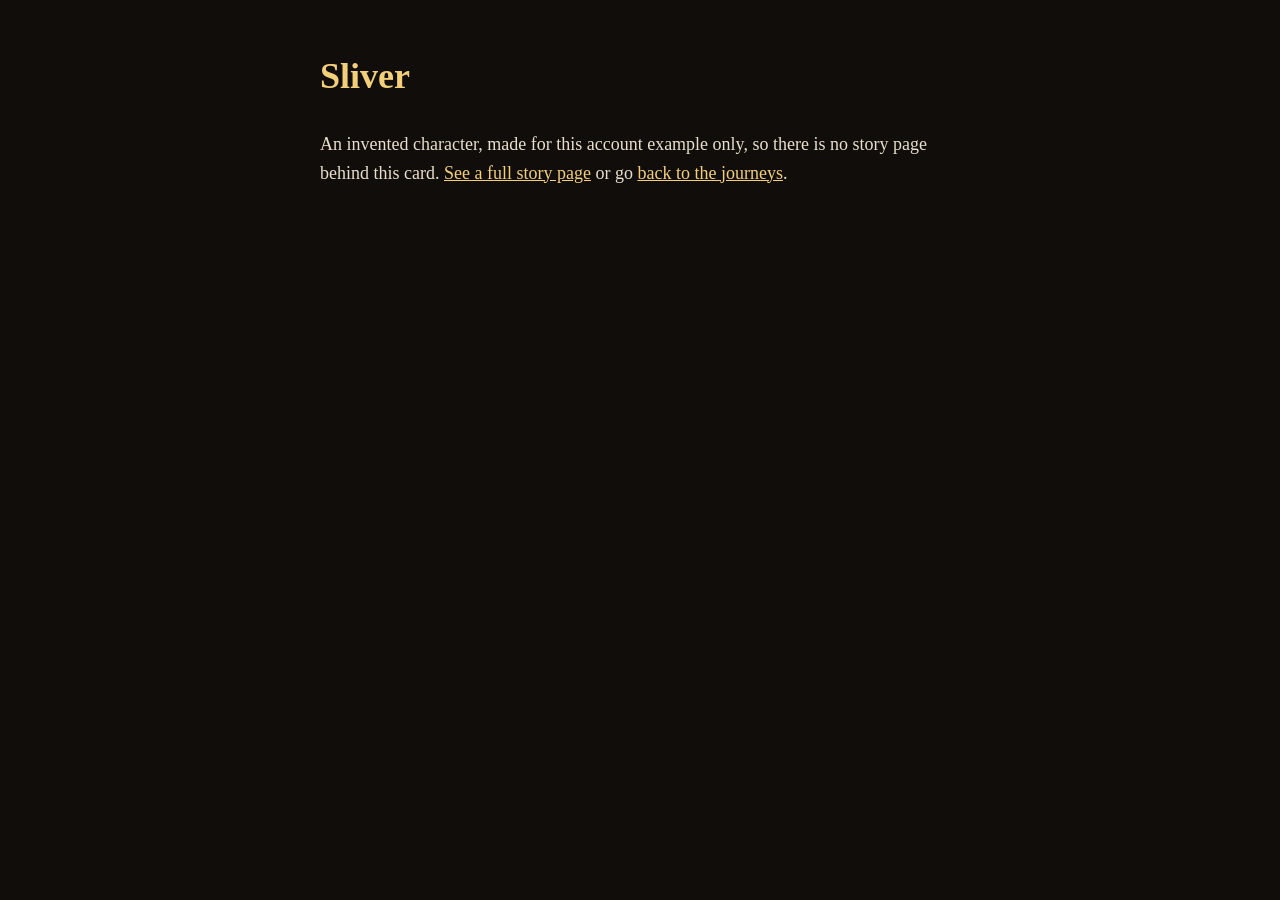
<file: docs/journey-account/Sliver-Mock.html>
<!doctype html><meta charset="utf-8"><meta name="robots" content="noindex, nofollow"><meta name="journey" content="{&quot;name&quot;: &quot;Sliver&quot;, &quot;who&quot;: &quot;Undead Rogue&quot;, &quot;level&quot;: 7, &quot;days&quot;: 1, &quot;played&quot;: &quot;1 h 53 m&quot;, &quot;faction&quot;: &quot;Horde&quot;, &quot;cls&quot;: &quot;#fff468&quot;, &quot;cover&quot;: &quot;&quot;, &quot;seen&quot;: &quot;Last seen in Durotar, level 7. To be continued.&quot;, &quot;acc&quot;: &quot;Mock Altaholic&quot;, &quot;nums&quot;: {&quot;hours played&quot;: 2, &quot;days on the road&quot;: 1, &quot;levels&quot;: 7, &quot;quests turned in&quot;: 49, &quot;places discovered&quot;: 62, &quot;flight paths&quot;: 3, &quot;close calls&quot;: 3, &quot;deaths&quot;: 4, &quot;people in the diary&quot;: 11, &quot;kilometres on the road&quot;: 4, &quot;jumps&quot;: 50}, &quot;begun&quot;: 1785875987, &quot;last&quot;: 1785882749, &quot;secs&quot;: 6762, &quot;sit&quot;: [[1785875987, 1785882749]], &quot;curve&quot;: [[0, 1], [0.01, 2], [0.05, 3], [0.11, 4], [0.22, 5], [0.36, 6], [0.54, 7]], &quot;runs&quot;: {}, &quot;killers&quot;: {&quot;Bristleback Quilboar&quot;: 1, &quot;Kobold Tunneler&quot;: 1}, &quot;trades&quot;: {&quot;Cooking&quot;: [28, 75], &quot;First Aid&quot;: [35, 75]}, &quot;rep&quot;: {&quot;Orgrimmar&quot;: [5, 5385, 3000, 9000], &quot;Thunder Bluff&quot;: [5, 4207, 3000, 9000], &quot;Undercity&quot;: [5, 7483, 3000, 9000], &quot;Darkspear Trolls&quot;: [5, 6219, 3000, 9000]}, &quot;purse&quot;: [[1785875987, 7], [1785882749, 750]], &quot;guild&quot;: [&quot;Embers of the Long Road&quot;, &quot;Alt&quot;], &quot;gear&quot;: {&quot;5&quot;: [270043, &quot;Dreamer&#x27;s Chestguard&quot;, 3, &quot;[data-uri]&quot;], &quot;7&quot;: [2970, &quot;Spellbinder Pants&quot;, 2, &quot;[data-uri]&quot;], &quot;8&quot;: [14114, &quot;Aboriginal Footwraps&quot;, 2, &quot;[data-uri]&quot;], &quot;9&quot;: [279875, &quot;Spare Part Bindings&quot;, 2, &quot;[data-uri]&quot;], &quot;15&quot;: [16658, &quot;Wildhunter Cloak&quot;, 2, &quot;[data-uri]&quot;]}, &quot;moments&quot;: [[1785878330, &quot;fell to a Bristleback Quilboar&quot;], [1785878749, &quot;fell to a Kobold Tunneler&quot;]], &quot;work&quot;: {&quot;made&quot;: 0, &quot;best&quot;: &quot;&quot;, &quot;bestn&quot;: 0}, &quot;journals&quot;: {}}"><title>Sliver</title><body style="font:18px/1.6 Georgia,serif;margin:3rem auto;max-width:40rem;padding:0 16px;background:#100d0a;color:#e9dfcc"><style>a{color:#f3cf7a}h1{color:#f3cf7a}</style><h1>Sliver</h1><p>An invented character, made for this account example only, so there is no story page behind this card. <a href="../journey-example.html">See a full story page</a> or go <a href="index.html">back to the journeys</a>.</p>
</file>
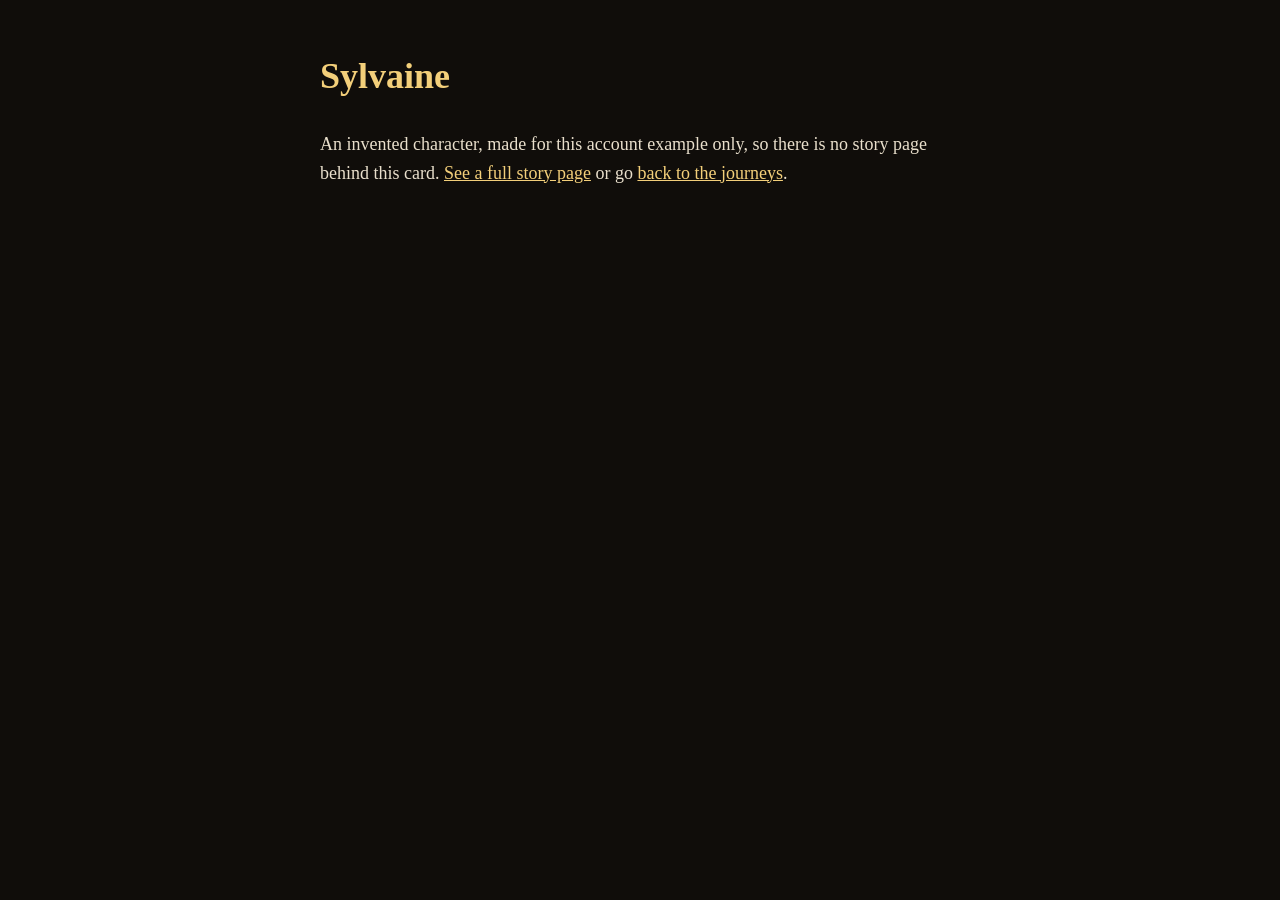
<file: docs/journey-account/Sylvaine-Mock.html>
<!doctype html><meta charset="utf-8"><meta name="robots" content="noindex, nofollow"><meta name="journey" content="{&quot;name&quot;: &quot;Sylvaine&quot;, &quot;who&quot;: &quot;Night Elf Druid&quot;, &quot;level&quot;: 14, &quot;days&quot;: 3, &quot;played&quot;: &quot;3 h 13 m&quot;, &quot;faction&quot;: &quot;Alliance&quot;, &quot;cls&quot;: &quot;#ff7c0a&quot;, &quot;cover&quot;: &quot;&quot;, &quot;seen&quot;: &quot;Last seen in Darkshore, level 14. To be continued.&quot;, &quot;acc&quot;: &quot;Mock Altaholic&quot;, &quot;nums&quot;: {&quot;hours played&quot;: 3, &quot;days on the road&quot;: 3, &quot;levels&quot;: 14, &quot;quests turned in&quot;: 98, &quot;places discovered&quot;: 110, &quot;flight paths&quot;: 5, &quot;close calls&quot;: 3, &quot;deaths&quot;: 2, &quot;people in the diary&quot;: 28, &quot;kilometres on the road&quot;: 9, &quot;jumps&quot;: 131}, &quot;begun&quot;: 1785529258, &quot;last&quot;: 1786055021, &quot;secs&quot;: 11559, &quot;sit&quot;: [[1785529258, 1785533937], [1785948778, 1785955078], [1786054441, 1786055021]], &quot;curve&quot;: [[0, 1], [0.01, 2], [0.05, 3], [0.11, 4], [0.2, 5], [0.34, 6], [0.51, 7], [0.74, 8], [1.01, 9], [1.33, 10], [1.71, 11], [2.15, 12], [2.64, 13], [3.2, 14]], &quot;runs&quot;: {}, &quot;killers&quot;: {&quot;Murloc Forager&quot;: 1}, &quot;trades&quot;: {&quot;Skinning&quot;: [74, 75], &quot;Leatherworking&quot;: [72, 75], &quot;Cooking&quot;: [56, 75], &quot;First Aid&quot;: [70, 75]}, &quot;rep&quot;: {&quot;Stormwind&quot;: [5, 8616, 3000, 9000], &quot;Ironforge&quot;: [5, 6857, 3000, 9000], &quot;Darnassus&quot;: [5, 3528, 3000, 9000], &quot;Gnomeregan Exiles&quot;: [5, 3409, 3000, 9000]}, &quot;purse&quot;: [[1785529258, 3], [1785533937, 642], [1785948778, 1581], [1785955078, 2643], [1786054441, 6336], [1786055021, 9390]], &quot;guild&quot;: [&quot;Lanterns of Lordaeron&quot;, &quot;Alt&quot;], &quot;gear&quot;: {&quot;1&quot;: [4048, &quot;Emblazoned Hat&quot;, 2, &quot;[data-uri]&quot;], &quot;7&quot;: [2970, &quot;Spellbinder Pants&quot;, 2, &quot;[data-uri]&quot;], &quot;16&quot;: [272996, &quot;Trogg Scepter&quot;, 3, &quot;[data-uri]&quot;], &quot;18&quot;: [11288, &quot;Greater Magic Wand&quot;, 2, &quot;[data-uri]&quot;]}, &quot;moments&quot;: [[1785948886, &quot;reached level 10&quot;], [1785949966, &quot;took Bear Form for the first time&quot;], [1785950602, &quot;fell to a Murloc Forager&quot;]], &quot;work&quot;: {&quot;made&quot;: 72, &quot;best&quot;: &quot;&quot;, &quot;bestn&quot;: 0, &quot;skin&quot;: 168}, &quot;journals&quot;: {&quot;Hidebound&quot;: [&quot;skinning&quot;, 92], &quot;Awlmanac&quot;: [&quot;leatherworking&quot;, 60]}}"><title>Sylvaine</title><body style="font:18px/1.6 Georgia,serif;margin:3rem auto;max-width:40rem;padding:0 16px;background:#100d0a;color:#e9dfcc"><style>a{color:#f3cf7a}h1{color:#f3cf7a}</style><h1>Sylvaine</h1><p>An invented character, made for this account example only, so there is no story page behind this card. <a href="../journey-example.html">See a full story page</a> or go <a href="index.html">back to the journeys</a>.</p>
</file>
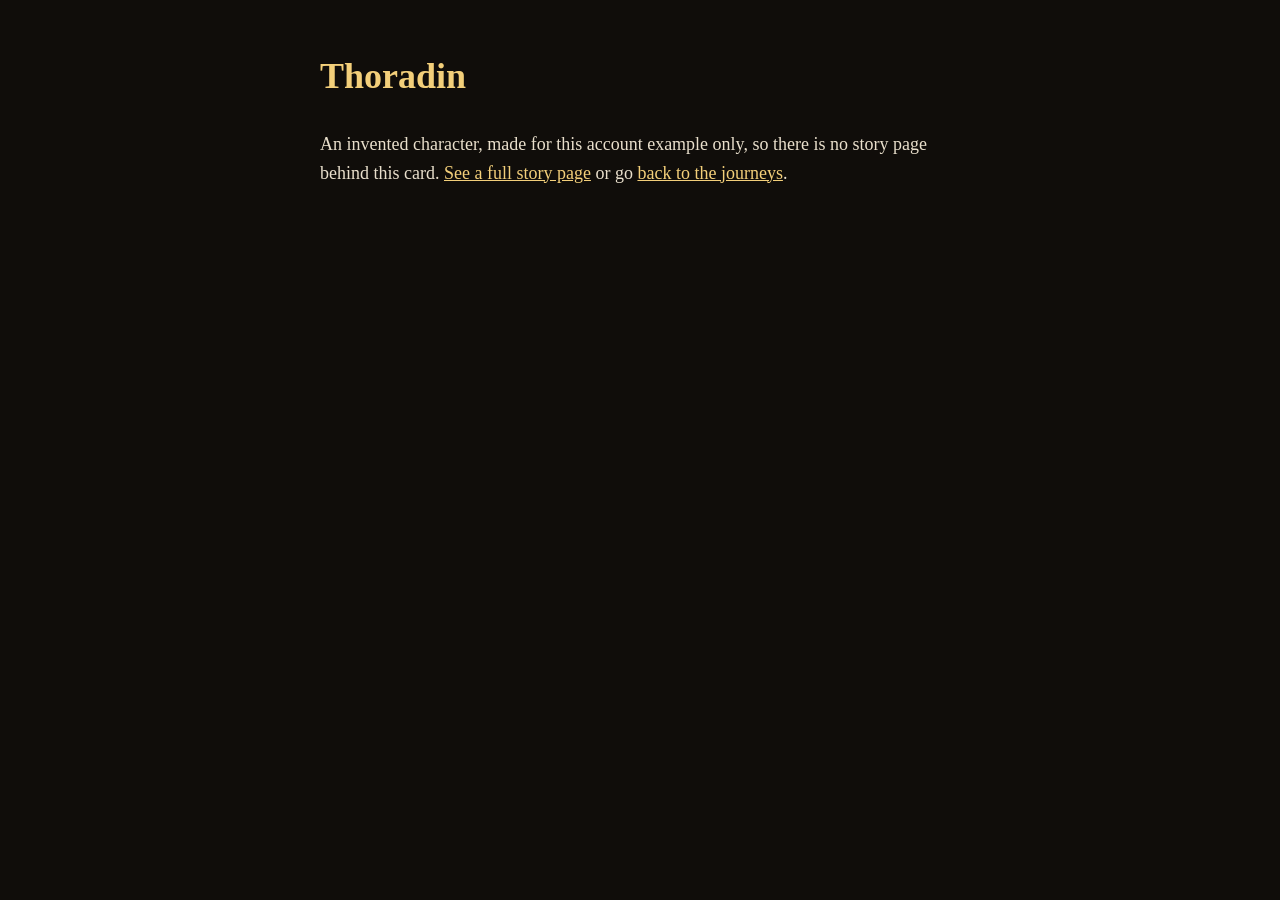
<file: docs/journey-account/Thoradin-Mock.html>
<!doctype html><meta charset="utf-8"><meta name="robots" content="noindex, nofollow"><meta name="journey" content="{&quot;name&quot;: &quot;Thoradin&quot;, &quot;who&quot;: &quot;Dwarf Shaman&quot;, &quot;level&quot;: 60, &quot;days&quot;: 94, &quot;played&quot;: &quot;182 h 00 m&quot;, &quot;faction&quot;: &quot;Alliance&quot;, &quot;cls&quot;: &quot;#0070dd&quot;, &quot;cover&quot;: &quot;&quot;, &quot;seen&quot;: &quot;Last seen in Azshara, level 60. To be continued.&quot;, &quot;acc&quot;: &quot;Mock Altaholic&quot;, &quot;nums&quot;: {&quot;hours played&quot;: 182, &quot;days on the road&quot;: 94, &quot;levels&quot;: 60, &quot;quests turned in&quot;: 420, &quot;dungeon runs&quot;: 22, &quot;foes in dungeons&quot;: 660, &quot;places discovered&quot;: 374, &quot;flight paths&quot;: 21, &quot;close calls&quot;: 18, &quot;deaths&quot;: 10, &quot;people in the diary&quot;: 34, &quot;kilometres on the road&quot;: 615, &quot;jumps&quot;: 3640}, &quot;begun&quot;: 1777843258, &quot;last&quot;: 1795296600, &quot;secs&quot;: 655211, &quot;sit&quot;: [[1777843258, 1777851309], [1778008738, 1778015651], [1778093938, 1778101611], [1778183278, 1778190575], [1778264818, 1778274265], [1778431918, 1778440662], [1778529778, 1778536639], [1778620798, 1778626744], [1778789998, 1778795750], [1779040498, 1779051548], [1779143289, 1779150504], [1779220798, 1779228906], [1779307966, 1779310786], [1779388618, 1779394002], [1779482343, 1779488938], [1779645598, 1779647926], [1779755108, 1779764735], [1779909898, 1779920253], [1780172638, 1780175725], [1780343370, 1780348025], [1780606378, 1780609331], [1780776859, 1780782578], [1780865938, 1780873249], [1780945078, 1780948247], [1781456998, 1781464534], [1781901360, 1781905201], [1781997224, 1782007069], [1782255981, 1782260556], [1782692103, 1782700935], [1782759778, 1782770565], [1783103587, 1783114728], [1783457758, 1783462517], [1783978781, 1783989168], [1784049538, 1784057027], [1785793875, 1785802413], [1786209598, 1786212191], [1786475938, 1786483125], [1786996798, 1787003995], [1787163358, 1787171482], [1787250238, 1787256548], [1787436377, 1787441362], [1787506678, 1787511681], [1787692078, 1787696110], [1788110458, 1788117520], [1788468898, 1788478492], [1788544438, 1788550044], [1788717680, 1788727050], [1788912934, 1788915154], [1789145338, 1789151262], [1789494478, 1789505952], [1789672258, 1789683304], [1789836418, 1789839413], [1790024539, 1790033574], [1790095078, 1790104774], [1790183818, 1790188733], [1790541778, 1790551031], [1790633959, 1790638649], [1791140375, 1791147032], [1791230079, 1791237511], [1791482698, 1791485718], [1791566833, 1791571554], [1791837209, 1791846158], [1791935163, 1791938569], [1792096599, 1792105732], [1792190023, 1792193641], [1792262698, 1792272806], [1792362716, 1792373485], [1792533083, 1792536171], [1792602778, 1792610436], [1792705562, 1792716404], [1792788238, 1792797670], [1792957798, 1792960483], [1793059812, 1793071100], [1793307579, 1793317599], [1793392078, 1793403049], [1793484778, 1793496037], [1793559358, 1793570711], [1793643058, 1793648735], [1793730058, 1793734539], [1793824018, 1793826599], [1793908258, 1793911979], [1794082258, 1794093704], [1794164758, 1794174485], [1794255658, 1794263124], [1794346018, 1794356868], [1794426358, 1794428644], [1794593578, 1794600821], [1794779458, 1794782391], [1794849778, 1794855844], [1794942298, 1794953139], [1795028638, 1795037810], [1795113838, 1795116828], [1795206178, 1795214097], [1795296298, 1795296600]], &quot;curve&quot;: [[0, 1], [0.01, 2], [0.05, 3], [0.12, 4], [0.22, 5], [0.37, 6], [0.56, 7], [0.8, 8], [1.09, 9], [1.44, 10], [1.85, 11], [2.33, 12], [2.87, 13], [3.48, 14], [4.16, 15], [4.91, 16], [5.75, 17], [6.66, 18], [7.65, 19], [8.73, 20], [9.89, 21], [11.14, 22], [12.48, 23], [13.92, 24], [15.45, 25], [17.07, 26], [18.79, 27], [20.62, 28], [22.54, 29], [24.57, 30], [26.71, 31], [28.95, 32], [31.31, 33], [33.77, 34], [36.35, 35], [39.04, 36], [41.85, 37], [44.77, 38], [47.82, 39], [50.99, 40], [54.27, 41], [57.69, 42], [61.23, 43], [64.89, 44], [68.69, 45], [72.61, 46], [76.67, 47], [80.85, 48], [85.18, 49], [89.64, 50], [94.23, 51], [98.97, 52], [103.84, 53], [108.86, 54], [114.02, 55], [119.32, 56], [124.77, 57], [130.36, 58], [136.1, 59], [142.0, 60]], &quot;runs&quot;: {&quot;Wailing Caverns&quot;: 1, &quot;Shadowfang Keep&quot;: 4, &quot;The Stockade&quot;: 2, &quot;Gnomeregan&quot;: 4, &quot;Razorfen Kraul&quot;: 2, &quot;Razorfen Downs&quot;: 2, &quot;Zul&#x27;Farrak&quot;: 1, &quot;Stratholme&quot;: 4, &quot;Scholomance&quot;: 2}, &quot;killers&quot;: {&quot;Bristleback Quilboar&quot;: 1, &quot;Searing Roc&quot;: 1, &quot;Stranglethorn Tiger&quot;: 2, &quot;Irontree Stomper&quot;: 1, &quot;Razormane Hunter&quot;: 1, &quot;Syndicate Footpad&quot;: 1, &quot;Scarlet Myrmidon&quot;: 1, &quot;Venture Co. Worker&quot;: 1}, &quot;trades&quot;: {&quot;Mining&quot;: [300, 300], &quot;Blacksmithing&quot;: [300, 300], &quot;Cooking&quot;: [240, 300], &quot;First Aid&quot;: [300, 300]}, &quot;rep&quot;: {&quot;Stormwind&quot;: [8, 42771, 42000, 42999], &quot;Ironforge&quot;: [7, 22469, 21000, 42000], &quot;Darnassus&quot;: [7, 37005, 21000, 42000], &quot;Gnomeregan Exiles&quot;: [7, 28023, 21000, 42000], &quot;Booty Bay&quot;: [5, 8981, 3000, 9000], &quot;Gadgetzan&quot;: [6, 14509, 9000, 21000], &quot;Cenarion Circle&quot;: [4, 385, 0, 3000], &quot;Argent Dawn&quot;: [4, 2777, 0, 3000], &quot;Timbermaw Hold&quot;: [6, 9698, 9000, 21000]}, &quot;purse&quot;: [[1777843258, 40], [1777851309, 7279], [1778008738, 14422], [1778015651, 21178], [1778093938, 27858], [1778101611, 47265], [1778183278, 55594], [1778190575, 71503], [1778264818, 93753], [1778274265, 96540], [1778431918, 119419], [1778440662, 140722], [1778529778, 139465], [1778536639, 161009], [1778620798, 168478], [1778626744, 198624], [1778789998, 216035], [1778795750, 213735], [1779040498, 220991], [1779051548, 223974], [1779143289, 246173], [1779150504, 266984], [1779220798, 280760], [1779228906, 306925], [1779307966, 308190], [1779310786, 319401], [1779388618, 310817], [1779394002, 358554], [1779482343, 358141], [1779488938, 383934], [1779645598, 376300], [1779647926, 390789], [1779755108, 425185], [1779764735, 417086], [1779909898, 405222], [1779920253, 410412], [1780172638, 422852], [1780175725, 445847], [1780343370, 439284], [1780348025, 482115], [1780606378, 495266], [1780609331, 479178], [1780776859, 492374], [1780782578, 504117], [1780865938, 540719], [1780873249, 540969], [1780945078, 545878], [1780948247, 540429], [1781456998, 578062], [1781464534, 602924], [1781901360, 622090], [1781905201, 650987], [1781997224, 644289], [1782007069, 670997], [1782255981, 677854], [1782260556, 676376], [1782692103, 692304], [1782700935, 725485], [1782759778, 708649], [1782770565, 694421], [1783103587, 720104], [1783114728, 781848], [1783457758, 783681], [1783462517, 765712], [1783978781, 719138], [1783989168, 765056], [1784049538, 811866], [1784057027, 799718], [1785793875, 849092], [1785802413, 903168], [1786209598, 929490], [1786212191, 909557], [1786475938, 933769], [1786483125, 966407], [1786996798, 933966], [1787003995, 1004152], [1787163358, 1021594], [1787171482, 1057489], [1787250238, 1026523], [1787256548, 1012731], [1787436377, 1003950], [1787441362, 980572], [1787506678, 1021420], [1787511681, 989630], [1787692078, 1017778], [1787696110, 1061428], [1788110458, 1025036], [1788117520, 1019653], [1788468898, 1000330], [1788478492, 1013050], [1788544438, 1033899], [1788550044, 1036866], [1788717680, 1051425], [1788727050, 1125427], [1788912934, 1133179], [1788915154, 1161231], [1789145338, 1143442], [1789151262, 1166779], [1789494478, 1139805], [1789505952, 1186997], [1789672258, 1203432], [1789683304, 1199702], [1789836418, 1246974], [1789839413, 1238333], [1790024539, 1216417], [1790033574, 1256655], [1790095078, 1284759], [1790104774, 1299079], [1790183818, 1275476], [1790188733, 1215141], [1790541778, 1248532], [1790551031, 1310400], [1790633959, 1275796], [1790638649, 1267315], [1791140375, 1313591], [1791147032, 1269396], [1791230079, 1402790], [1791237511, 1365431], [1791482698, 1432459], [1791485718, 1419102], [1791566833, 1423456], [1791571554, 1478968], [1791837209, 1432900], [1791846158, 1393706], [1791935163, 1377579], [1791938569, 1465678], [1792096599, 1487344], [1792105732, 1541061], [1792190023, 1501862], [1792193641, 1588575], [1792262698, 1641043], [1792272806, 1690555], [1792362716, 1596627], [1792373485, 1651258], [1792533083, 1678230], [1792536171, 1696621], [1792602778, 1799705], [1792610436, 1767728], [1792705562, 1822125], [1792716404, 1827520], [1792788238, 1813699], [1792797670, 1823896], [1792957798, 1794080], [1792960483, 1743610], [1793059812, 1759704], [1793071100, 1768785], [1793307579, 1721719], [1793317599, 1699047], [1793392078, 1658934], [1793403049, 1680816], [1793484778, 1682897], [1793496037, 1747562], [1793559358, 1821711], [1793570711, 1835848], [1793643058, 1816018], [1793648735, 1819538], [1793730058, 1790238], [1793734539, 1890207], [1793824018, 1883580], [1793826599, 1860160], [1793908258, 1858182], [1793911979, 1715715], [1794082258, 1738626], [1794093704, 1788686], [1794164758, 1878405], [1794174485, 1907238], [1794255658, 1889753], [1794263124, 1751627], [1794346018, 1833328], [1794356868, 1775120], [1794426358, 1771939], [1794428644, 1840250], [1794593578, 1883107], [1794600821, 1837784], [1794779458, 1935450], [1794782391, 1878864], [1794849778, 1911578], [1794855844, 1978932], [1794942298, 1908962], [1794953139, 1920455], [1795028638, 1849558], [1795037810, 1942131], [1795113838, 1874186], [1795116828, 2000762], [1795206178, 1965607], [1795214097, 2001950], [1795296298, 1970807], [1795296600, 1914360]], &quot;guild&quot;: [&quot;Lanterns of Lordaeron&quot;, &quot;Officer&quot;], &quot;gear&quot;: {&quot;1&quot;: [4048, &quot;Emblazoned Hat&quot;, 2, &quot;[data-uri]&quot;], &quot;3&quot;: [14566, &quot;Prospector&#x27;s Pads&quot;, 2, &quot;[data-uri]&quot;], &quot;5&quot;: [14150, &quot;Robe of Evocation&quot;, 3, &quot;[data-uri]&quot;], &quot;6&quot;: [6539, &quot;Willow Belt&quot;, 2, &quot;[data-uri]&quot;], &quot;7&quot;: [2970, &quot;Spellbinder Pants&quot;, 2, &quot;[data-uri]&quot;], &quot;8&quot;: [14114, &quot;Aboriginal Footwraps&quot;, 2, &quot;[data-uri]&quot;], &quot;9&quot;: [279875, &quot;Spare Part Bindings&quot;, 2, &quot;[data-uri]&quot;], &quot;10&quot;: [14117, &quot;Aboriginal Gloves&quot;, 2, &quot;[data-uri]&quot;], &quot;15&quot;: [16658, &quot;Wildhunter Cloak&quot;, 2, &quot;[data-uri]&quot;], &quot;16&quot;: [251533, &quot;Forsaken Greataxe&quot;, 3, &quot;[data-uri]&quot;], &quot;18&quot;: [263412, &quot;Totem of Charged Flames&quot;, 2, &quot;[data-uri]&quot;]}, &quot;moments&quot;: [[1777844760, &quot;earned the Totem of Earth&quot;], [1777848455, &quot;reached level 10&quot;], [1778185541, &quot;braved Wailing Caverns for the first time&quot;], [1778266303, &quot;reached level 20&quot;], [1778433581, &quot;braved Shadowfang Keep for the first time&quot;], [1778433609, &quot;braved The Stockade for the first time&quot;], [1779224315, &quot;reached level 30&quot;], [1782001835, &quot;fell to a Bristleback Quilboar&quot;], [1782692795, &quot;reached level 40&quot;], [1788913773, &quot;reached level 50&quot;], [1789682337, &quot;survived a Frostsaber Huntress at 2% health&quot;], [1791236813, &quot;fell to a Searing Roc&quot;], [1792098864, &quot;found the first blue item&quot;], [1793312856, &quot;reached level 60&quot;]], &quot;work&quot;: {&quot;made&quot;: 300, &quot;best&quot;: &quot;&quot;, &quot;bestn&quot;: 0, &quot;mine&quot;: 368}, &quot;journals&quot;: {&quot;Motherlode&quot;: [&quot;mining&quot;, 272], &quot;Forgery&quot;: [&quot;blacksmithing&quot;, 352]}}"><title>Thoradin</title><body style="font:18px/1.6 Georgia,serif;margin:3rem auto;max-width:40rem;padding:0 16px;background:#100d0a;color:#e9dfcc"><style>a{color:#f3cf7a}h1{color:#f3cf7a}</style><h1>Thoradin</h1><p>An invented character, made for this account example only, so there is no story page behind this card. <a href="../journey-example.html">See a full story page</a> or go <a href="index.html">back to the journeys</a>.</p>
</file>
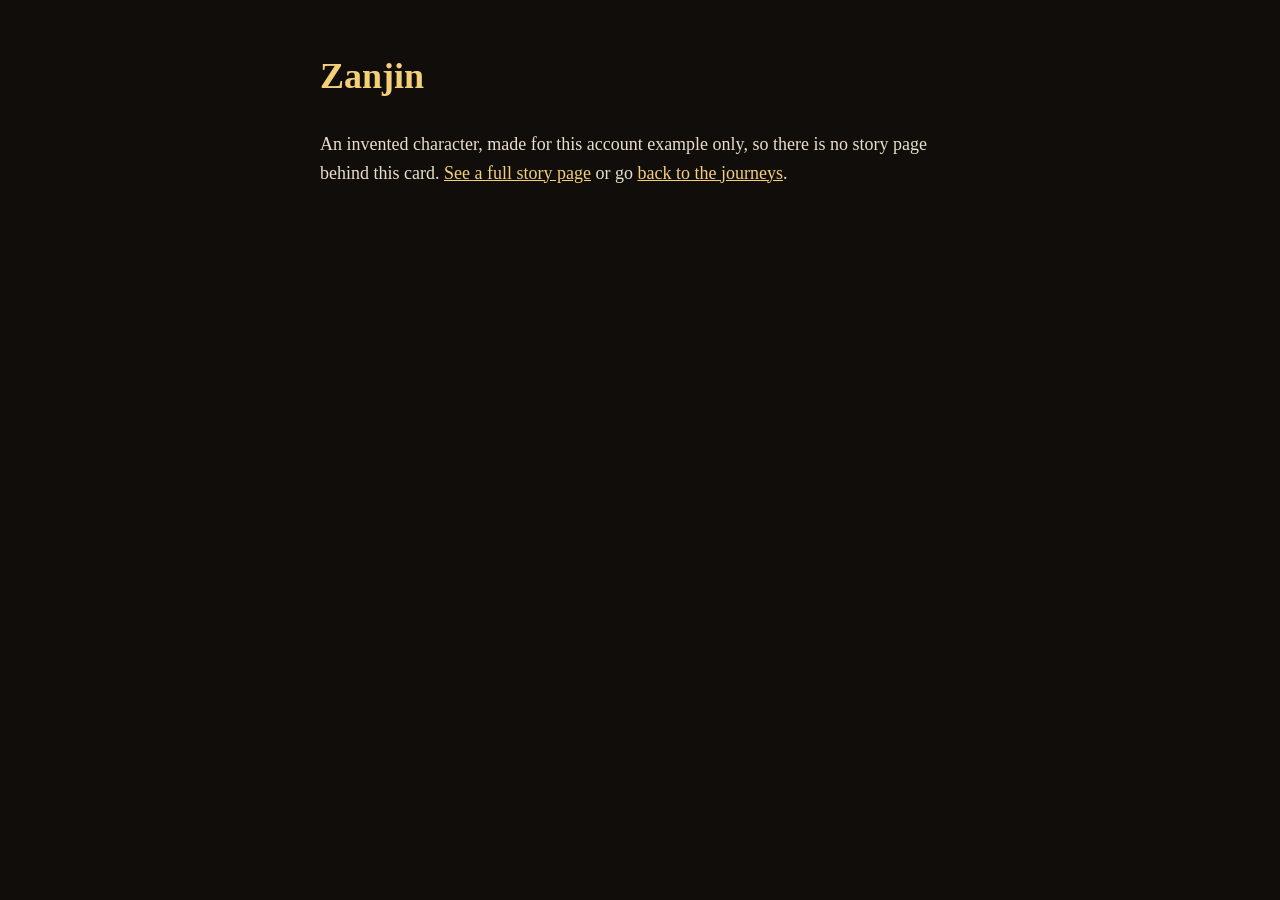
<file: docs/journey-account/Zanjin-Mock.html>
<!doctype html><meta charset="utf-8"><meta name="robots" content="noindex, nofollow"><meta name="journey" content="{&quot;name&quot;: &quot;Zanjin&quot;, &quot;who&quot;: &quot;Troll Hunter&quot;, &quot;level&quot;: 44, &quot;days&quot;: 31, &quot;played&quot;: &quot;62 h 33 m&quot;, &quot;faction&quot;: &quot;Horde&quot;, &quot;cls&quot;: &quot;#aad372&quot;, &quot;cover&quot;: &quot;&quot;, &quot;seen&quot;: &quot;Last seen in Thousand Needles, level 44. To be continued.&quot;, &quot;acc&quot;: &quot;Mock Altaholic&quot;, &quot;nums&quot;: {&quot;hours played&quot;: 63, &quot;days on the road&quot;: 31, &quot;levels&quot;: 44, &quot;quests turned in&quot;: 308, &quot;dungeon runs&quot;: 16, &quot;foes in dungeons&quot;: 592, &quot;places discovered&quot;: 283, &quot;flight paths&quot;: 18, &quot;fish caught&quot;: 77, &quot;close calls&quot;: 4, &quot;deaths&quot;: 6, &quot;people in the diary&quot;: 37, &quot;kilometres on the road&quot;: 153, &quot;jumps&quot;: 1313}, &quot;begun&quot;: 1781217981, &quot;last&quot;: 1789090639, &quot;secs&quot;: 225183, &quot;sit&quot;: [[1781217981, 1781221078], [1781299640, 1781310877], [1781374318, 1781378903], [1781643759, 1781646780], [1782149878, 1782159604], [1782245758, 1782255746], [1782679318, 1782684408], [1782937262, 1782946157], [1783022818, 1783032892], [1783270198, 1783281157], [1784237183, 1784245740], [1784832778, 1784839715], [1785182710, 1785190983], [1785351658, 1785359070], [1785608218, 1785616053], [1785784198, 1785793080], [1786044958, 1786054144], [1786135558, 1786144410], [1786648258, 1786651271], [1787172374, 1787179334], [1787599258, 1787605922], [1787703764, 1787709757], [1787773972, 1787781000], [1787855669, 1787862319], [1788118169, 1788128314], [1788201898, 1788208407], [1788638026, 1788645282], [1788714838, 1788717076], [1788902278, 1788912405], [1788982860, 1788987664], [1789085449, 1789090639]], &quot;curve&quot;: [[0, 1], [0.01, 2], [0.05, 3], [0.11, 4], [0.21, 5], [0.35, 6], [0.54, 7], [0.77, 8], [1.05, 9], [1.39, 10], [1.79, 11], [2.24, 12], [2.76, 13], [3.35, 14], [4.0, 15], [4.73, 16], [5.53, 17], [6.41, 18], [7.36, 19], [8.4, 20], [9.52, 21], [10.72, 22], [12.02, 23], [13.4, 24], [14.87, 25], [16.43, 26], [18.09, 27], [19.85, 28], [21.7, 29], [23.65, 30], [25.71, 31], [27.87, 32], [30.14, 33], [32.51, 34], [34.99, 35], [37.58, 36], [40.28, 37], [43.1, 38], [46.03, 39], [49.08, 40], [52.24, 41], [55.53, 42], [58.94, 43], [62.46, 44]], &quot;runs&quot;: {&quot;Wailing Caverns&quot;: 3, &quot;Blackfathom Deeps&quot;: 3, &quot;Scarlet Monastery&quot;: 1, &quot;Razorfen Downs&quot;: 4, &quot;Uldaman&quot;: 4, &quot;Zul&#x27;Farrak&quot;: 1}, &quot;killers&quot;: {&quot;Kolkar Stormer&quot;: 1, &quot;Blackfathom Tide Priestess&quot;: 1, &quot;Witherbark Axe Thrower&quot;: 1, &quot;Mottled Raptor&quot;: 1, &quot;Kobold Tunneler&quot;: 1}, &quot;trades&quot;: {&quot;Skinning&quot;: [245, 300], &quot;Leatherworking&quot;: [224, 225], &quot;Cooking&quot;: [176, 225], &quot;First Aid&quot;: [220, 225]}, &quot;rep&quot;: {&quot;Orgrimmar&quot;: [6, 16781, 9000, 21000], &quot;Thunder Bluff&quot;: [6, 20609, 9000, 21000], &quot;Undercity&quot;: [6, 11443, 9000, 21000], &quot;Darkspear Trolls&quot;: [6, 14735, 9000, 21000], &quot;Booty Bay&quot;: [4, 2449, 0, 3000], &quot;Gadgetzan&quot;: [4, 2281, 0, 3000]}, &quot;purse&quot;: [[1781217981, 28], [1781221078, 3137], [1781299640, 5893], [1781310877, 16800], [1781374318, 27679], [1781378903, 39973], [1781643759, 47900], [1781646780, 61337], [1782149878, 64581], [1782159604, 65804], [1782245758, 73471], [1782255746, 89439], [1782679318, 100627], [1782684408, 116714], [1782937262, 120553], [1782946157, 135493], [1783022818, 149060], [1783032892, 166922], [1783270198, 189858], [1783281157, 199254], [1784237183, 216123], [1784245740, 230979], [1784832778, 252531], [1784839715, 274268], [1785182710, 313286], [1785190983, 300828], [1785351658, 328354], [1785359070, 329573], [1785608218, 319807], [1785616053, 332385], [1785784198, 352761], [1785793080, 366120], [1786044958, 385673], [1786054144, 424590], [1786135558, 417791], [1786144410, 425583], [1786648258, 426099], [1786651271, 471733], [1787172374, 463398], [1787179334, 453625], [1787599258, 446212], [1787605922, 467711], [1787703764, 523502], [1787709757, 530902], [1787773972, 547069], [1787781000, 565972], [1787855669, 576027], [1787862319, 577762], [1788118169, 575669], [1788128314, 576624], [1788201898, 553316], [1788208407, 597357], [1788638026, 630593], [1788645282, 669957], [1788714838, 667378], [1788717076, 679201], [1788902278, 679057], [1788912405, 674305], [1788982860, 704444], [1788987664, 698616], [1789085449, 702576], [1789090639, 715455]], &quot;guild&quot;: [&quot;Embers of the Long Road&quot;, &quot;Alt&quot;], &quot;gear&quot;: {&quot;1&quot;: [4048, &quot;Emblazoned Hat&quot;, 2, &quot;[data-uri]&quot;], &quot;3&quot;: [14566, &quot;Prospector&#x27;s Pads&quot;, 2, &quot;[data-uri]&quot;], &quot;5&quot;: [270043, &quot;Dreamer&#x27;s Chestguard&quot;, 3, &quot;[data-uri]&quot;], &quot;6&quot;: [6468, &quot;Deviate Scale Belt&quot;, 3, &quot;[data-uri]&quot;], &quot;7&quot;: [270031, &quot;Dark Ritual Leggings&quot;, 3, &quot;[data-uri]&quot;], &quot;8&quot;: [16977, &quot;Warsong Boots&quot;, 3, &quot;[data-uri]&quot;], &quot;9&quot;: [279875, &quot;Spare Part Bindings&quot;, 2, &quot;[data-uri]&quot;], &quot;10&quot;: [4253, &quot;Toughened Leather Gloves&quot;, 3, &quot;[data-uri]&quot;], &quot;15&quot;: [15309, &quot;Feral Cloak&quot;, 2, &quot;[data-uri]&quot;], &quot;16&quot;: [251533, &quot;Forsaken Greataxe&quot;, 3, &quot;[data-uri]&quot;], &quot;18&quot;: [11288, &quot;Greater Magic Wand&quot;, 2, &quot;[data-uri]&quot;]}, &quot;moments&quot;: [[1781301545, &quot;reached level 10&quot;], [1781302625, &quot;tamed a first pet&quot;], [1782154497, &quot;braved Wailing Caverns for the first time&quot;], [1782158182, &quot;reached level 20&quot;], [1782252700, &quot;found the first blue item&quot;], [1782938769, &quot;braved Blackfathom Deeps for the first time&quot;], [1783273109, &quot;survived a Scarlet Myrmidon at 1% health&quot;], [1784245668, &quot;reached level 30&quot;], [1784838579, &quot;braved Scarlet Monastery for the first time&quot;], [1786049605, &quot;fell to a Kolkar Stormer&quot;], [1787174555, &quot;fell to a Blackfathom Tide Priestess&quot;], [1787860088, &quot;reached level 40&quot;]], &quot;work&quot;: {&quot;made&quot;: 224, &quot;best&quot;: &quot;&quot;, &quot;bestn&quot;: 0, &quot;skin&quot;: 389}, &quot;journals&quot;: {&quot;Hidebound&quot;: [&quot;skinning&quot;, 347], &quot;Awlmanac&quot;: [&quot;leatherworking&quot;, 216]}}"><title>Zanjin</title><body style="font:18px/1.6 Georgia,serif;margin:3rem auto;max-width:40rem;padding:0 16px;background:#100d0a;color:#e9dfcc"><style>a{color:#f3cf7a}h1{color:#f3cf7a}</style><h1>Zanjin</h1><p>An invented character, made for this account example only, so there is no story page behind this card. <a href="../journey-example.html">See a full story page</a> or go <a href="index.html">back to the journeys</a>.</p>
</file>
<file: docs/style.css>
:root {
  color-scheme: dark;
  --bg: #100d0a;
  --panel: #1b1612;
  --panel-2: #241d17;
  --line: #3a2f24;
  --text: #e9dfcc;
  --muted: #b3a58d;
  --gold: #e0b04f;
  --gold-2: #f3cf7a;
  --green: #7fbf6a;
  --serif: "Palatino Linotype", Palatino, "Book Antiqua", Georgia, serif;
  --sans: "Segoe UI", system-ui, -apple-system, Roboto, sans-serif;
  --mono: Consolas, "Cascadia Mono", ui-monospace, monospace;
}
* { box-sizing: border-box; }
html { scroll-behavior: smooth; }
body {
  margin: 0; background: var(--bg); color: var(--text);
  font: 16px/1.6 var(--sans); overflow-wrap: break-word;
  background-image: radial-gradient(1200px 500px at 50% -120px, #3a2512 0%, transparent 70%);
}
.wrap { max-width: 1080px; margin: 0 auto; padding: 0 16px; }
a { color: var(--gold-2); }
code { font-family: var(--mono); font-size: .92em; background: #00000040; padding: 0 .3em; border-radius: 4px; }
h1, h2, h3 { font-family: var(--serif); color: var(--gold-2); font-weight: 600; letter-spacing: .01em; }
h2 { font-size: 1.9rem; margin: 0 0 .4rem; border-bottom: 1px solid var(--line); padding-bottom: .3rem; }
section { padding: 2.6rem 0 .6rem; scroll-margin-top: 8px; }
.small { font-size: .9rem; color: var(--muted); }
.intro { color: var(--muted); max-width: 70ch; }

/* header */
.top { padding: 3rem 0 1.4rem; border-bottom: 1px solid var(--line); }
.eyebrow { margin: 0; text-transform: uppercase; letter-spacing: .18em; font-size: .78rem; color: var(--gold); }
h1 { font-size: clamp(2.4rem, 7vw, 4rem); margin: .2rem 0 .4rem; text-shadow: 0 2px 18px #e0b04f40; }
.lede { font-size: 1.15rem; max-width: 62ch; margin: 0 0 .6rem; }
.meta { color: var(--muted); margin: 0 0 1rem; }
nav { display: flex; flex-wrap: wrap; gap: .4rem; }
nav a { text-decoration: none; color: var(--text); border: 1px solid var(--line); border-radius: 999px; padding: .2rem .8rem; font-size: .9rem; background: var(--panel); }
nav a:hover, nav a:focus-visible { border-color: var(--gold); color: var(--gold-2); }

/* cards */
.cards { display: grid; grid-template-columns: repeat(auto-fill, minmax(300px, 1fr)); gap: 14px; margin: 1.2rem 0; }
.card {
  position: relative; display: flex; flex-direction: column; gap: .35rem; cursor: pointer;
  background: linear-gradient(180deg, var(--panel-2), var(--panel)); border: 1px solid var(--line);
  border-radius: 12px; padding: 1rem 1rem .9rem; transition: border-color .15s, box-shadow .15s;
}
.card:hover { border-color: #6b5336; }
.card input { position: absolute; opacity: 0; pointer-events: none; }
.card:has(input:checked) { border-color: var(--gold); box-shadow: 0 0 0 1px var(--gold), 0 6px 28px #e0b04f26; }
.card:has(input:focus-visible) { outline: 2px solid var(--gold-2); outline-offset: 3px; }
.card-head { display: flex; align-items: center; justify-content: space-between; gap: .5rem; }
.card-name { font-family: var(--serif); font-size: 1.35rem; color: var(--gold-2); }
.card-head::after { content: ""; width: 18px; height: 18px; border-radius: 50%; border: 2px solid var(--line); flex: none; margin-left: auto; }
.card:has(input:checked) .card-head::after { border-color: var(--gold); background: radial-gradient(circle, var(--gold) 45%, transparent 50%); }
.badge { font-size: .72rem; text-transform: uppercase; letter-spacing: .1em; background: var(--gold); color: #1a1208; border-radius: 999px; padding: .1rem .55rem; font-weight: 700; }
.card-sub { color: var(--muted); }
.card ul { margin: .2rem 0 .3rem; padding-left: 1.1rem; font-size: .93rem; }
.card li { margin: .15rem 0; }
.size { margin-top: auto; font-size: .9rem; color: var(--green); }
.size::before { content: "Size on disk: "; color: var(--muted); }

/* help me choose */
.quiz-open { display: flex; flex-wrap: wrap; align-items: center; gap: .4rem 1rem; margin: 1rem 0 0; }
.quiz-open[hidden], .quiz[hidden], .tune[hidden] { display: none; }
button { font: inherit; cursor: pointer; }
button.btn { border: 1px solid var(--gold); }
.quiz { background: linear-gradient(180deg, var(--panel-2), var(--panel)); border: 1px solid #5a4630; border-radius: 12px; padding: 1rem 1.1rem; margin: 1rem 0 0; }
.quiz h3 { margin: .1rem 0 .7rem; font-size: 1.4rem; }
.quiz h3:focus { outline: none; }
.q-step { margin: 0; font-size: .75rem; text-transform: uppercase; letter-spacing: .14em; color: var(--gold); }
.q-opts { display: grid; grid-template-columns: repeat(auto-fill, minmax(230px, 1fr)); gap: 8px; }
.q-opt { display: grid; gap: .2rem; align-content: start; text-align: left; color: var(--text); background: var(--bg); border: 1px solid var(--line); border-radius: 10px; padding: .7rem .8rem; }
.q-opt b { color: var(--gold-2); font-family: var(--serif); font-size: 1.05rem; font-weight: 600; }
.q-opt > span { color: var(--muted); font-size: .9rem; line-height: 1.4; }
.q-opt:hover, .q-opt:focus-visible, .q-opt.on { border-color: var(--gold); }
.q-opt .badge { font-family: var(--sans); vertical-align: 2px; margin-left: .3rem; font-size: .62rem; }
.q-multi { display: grid; grid-template-columns: repeat(auto-fill, minmax(260px, 1fr)); gap: .3rem 1.2rem; }
.q-nav { display: flex; align-items: center; gap: 1rem; margin: .9rem 0 0; }
.q-nav:empty { display: none; }
.link { background: none; border: 0; padding: 0; color: var(--gold-2); text-decoration: underline; }

/* fine-tune */
.tune { margin: 1rem 0 0; }
.tune > summary { display: flex; flex-wrap: wrap; align-items: baseline; gap: .2rem 1rem; }
.tune-title { font-family: var(--serif); font-size: 1.2rem; color: var(--gold-2); }
.tune-title b { font-weight: 600; }
.tune h3 { margin: 1.2rem 0 .2rem; }
.tlook { display: grid; grid-template-columns: repeat(auto-fill, minmax(280px, 1fr)); gap: 10px; }
fieldset { border: 1px solid var(--line); border-radius: 10px; margin: 0; padding: .4rem .8rem .6rem; min-width: 0; }
legend { color: var(--gold-2); font-family: var(--serif); padding: 0 .3rem; }
.opt { display: grid; grid-template-columns: auto 1fr; gap: .5rem; align-items: start; padding: .2rem 0; font-size: .92rem; cursor: pointer; }
.opt input { margin-top: .3rem; accent-color: var(--gold); }
.opt b { color: var(--text); font-weight: 600; }
.about, .with { color: var(--muted); }
.with { display: block; font-size: .82rem; }
.tparts { display: grid; gap: 6px; margin-top: .6rem; }
.tpart { display: grid; grid-template-columns: 2rem 1fr; align-items: start; }
.tpart > input, .tp-dot { margin: 1rem auto 0; accent-color: var(--gold); width: 1.05rem; height: 1.05rem; }
.tp-dot { border-radius: 50%; background: radial-gradient(circle, var(--gold) 35%, transparent 40%); }
.tpart details { margin: 0; }
.tpart.off details { opacity: .55; }
.tpart summary { display: grid; gap: .1rem; padding: .55rem .8rem; }
.tpart summary::before { display: none; }
.tpart .t-head::after { content: "+"; margin-left: auto; color: var(--gold); font-weight: 700; }
.tpart details[open] .t-head::after { content: "\2212"; }
.trows { list-style: none; padding: 0 0 .6rem; margin: 0; columns: 2 300px; column-gap: 1.6rem; }
.trows li { break-inside: avoid; }
.trows.jr { columns: 2 260px; margin-top: .4rem; }

.go { text-align: center; margin: 1.4rem 0 1rem; }
.big {
  display: inline-block; text-decoration: none; font-family: var(--serif); font-size: 1.35rem; font-weight: 600;
  color: #1a1208; background: linear-gradient(180deg, var(--gold-2), var(--gold)); border-radius: 12px;
  padding: .85rem 2rem; box-shadow: 0 6px 30px #e0b04f40, inset 0 -2px 0 #00000030; max-width: 100%;
}
.big:hover, .big:focus-visible { filter: brightness(1.08); }
.steps { counter-reset: s; list-style: none; padding: 0; display: grid; grid-template-columns: repeat(auto-fit, minmax(220px, 1fr)); gap: 12px; }
.steps li { counter-increment: s; background: var(--panel); border: 1px solid var(--line); border-radius: 10px; padding: .8rem .9rem; font-size: .95rem; }
.steps li::before { content: counter(s); display: inline-grid; place-items: center; width: 1.6rem; height: 1.6rem; border-radius: 50%; background: var(--gold); color: #1a1208; font-weight: 700; margin-right: .4rem; }

/* already installed */
.actions { display: flex; flex-wrap: wrap; gap: 10px; margin: 1rem 0; }
.btn { display: inline-block; text-decoration: none; font-weight: 600; color: #1a1208; background: var(--gold); border: 1px solid var(--gold); border-radius: 10px; padding: .6rem 1.2rem; }
.btn.ghost { background: transparent; color: var(--gold-2); }
.btn:hover, .btn:focus-visible { filter: brightness(1.1); }

.starting { max-width: min(30rem, calc(100vw - 32px)); background: var(--panel-2); color: var(--text); border: 1px solid var(--gold); border-radius: 14px; padding: 1.4rem 1.5rem 1.2rem; text-align: center; box-shadow: 0 20px 60px #000c; }
.starting::backdrop { background: #000a; }
.starting h3 { margin: .6rem 0 .5rem; font-size: 1.4rem; }
.starting p { margin: 0 0 .7rem; }
.starting form { margin: .4rem 0 0; }
.spinner { width: 34px; height: 34px; margin: 0 auto; border-radius: 50%; border: 3px solid var(--line); border-top-color: var(--gold); animation: spin 1s linear infinite; }
@keyframes spin { to { transform: rotate(360deg); } }

/* parts and folds */
details { background: var(--panel); border: 1px solid var(--line); border-radius: 10px; margin: .5rem 0; }
details[open] { border-color: #5a4630; }
summary { cursor: pointer; padding: .7rem .9rem; list-style: none; }
summary::-webkit-details-marker { display: none; }
summary::before { content: "\25B8"; color: var(--gold); display: inline-block; width: 1.1em; transition: transform .15s; }
details[open] > summary::before { transform: rotate(90deg); }
details > :not(summary) { margin-left: .9rem; margin-right: .9rem; }
.why { color: var(--muted); font-style: italic; margin-top: 0; margin-bottom: .4rem; }
.in { margin-top: 0; margin-bottom: .4rem; font-size: .88rem; color: var(--muted); }
.tag { display: inline-block; font-size: .74rem; border: 1px solid var(--line); border-radius: 999px; padding: 0 .5rem; color: var(--muted); white-space: nowrap; vertical-align: 1px; }
.tag.own { border-color: #4f6b3c; color: var(--green); }


/* tiles: a one-line gist, opened for the details; an open tile takes the whole row */
.tiles { display: grid; grid-template-columns: repeat(auto-fill, minmax(250px, 1fr)); gap: 10px; margin-top: 1rem; align-items: start; }
.tile { margin: 0; transition: border-color .15s, background .15s; }
.tile:hover { border-color: #5a4630; }
.tile[open] { grid-column: 1 / -1; background: var(--panel-2); }
.tile > summary { display: grid; gap: .15rem; padding: .7rem .85rem; }
.tile > summary::before { display: none; }
.t-head { display: flex; align-items: center; gap: .5rem; }
.t-name { font-family: var(--serif); font-size: 1.08rem; color: var(--gold-2); }
.t-head::after { content: "+"; margin-left: auto; color: var(--gold); font-weight: 700; }
.tile[open] .t-head::after { content: "\2212"; }
.t-count { font-size: .75rem; color: var(--muted); border: 1px solid var(--line); border-radius: 999px; padding: 0 .45rem; }
.gist { color: var(--muted); font-size: .9rem; line-height: 1.45; display: -webkit-box; -webkit-line-clamp: 2; -webkit-box-orient: vertical; overflow: hidden; }
.tile[open] .gist { display: block; }
.more { padding: 0 0 .8rem; font-size: .93rem; }
.more p { margin: 0 0 .5rem; }
.t-kicker { font-size: .68rem; text-transform: uppercase; letter-spacing: .12em; color: var(--gold); opacity: .8; }
.addons { list-style: none; padding: 0; margin: .3rem 0 0; columns: 3 240px; column-gap: 1.6rem; }
.addons li { display: grid; font-size: .9rem; break-inside: avoid; margin-bottom: .5rem; }
.addons b { color: var(--text); font-weight: 600; }
.addons span { color: var(--muted); }
.own { font-style: normal; font-size: .7rem; color: var(--green); border: 1px solid #4f6b3c; border-radius: 999px; padding: 0 .4rem; margin-left: .3rem; vertical-align: 1px; font-weight: 400; }

/* journey showcase */
.showcase { display: grid; grid-template-columns: 1fr 1.15fr; gap: 1.6rem 2rem; align-items: center; }
.showcase h2 { border: 0; padding: 0; font-size: 2.1rem; }
.show-text p { max-width: 60ch; }
.show-cta { display: flex; flex-wrap: wrap; align-items: center; gap: .6rem 1rem; }
.show-shot { display: block; border-radius: 12px; overflow: hidden; border: 1px solid #5a4630; box-shadow: 0 10px 40px #000a, 0 0 0 1px #e0b04f22; transform: perspective(1200px) rotateY(-4deg); transition: transform .3s; }
.show-shot.alt { transform: perspective(1200px) rotateY(4deg); }
.show-shot:hover, .show-shot:focus-visible { transform: none; }
.showcase h3 { font-size: 1.6rem; margin: .2rem 0 .4rem; }
.show-shot img { display: block; width: 100%; height: auto; }
.sources-fold { grid-column: 1 / -1; }
.sources { list-style: none; padding: 0; display: grid; grid-template-columns: repeat(auto-fill, minmax(220px, 1fr)); gap: .5rem 1.4rem; }
.sources li { display: grid; font-size: .9rem; }
.sources b { color: var(--gold-2); font-weight: 600; }
.sources span { color: var(--muted); }

/* what's new and help */
.ver ul { padding-left: 1.1rem; padding-bottom: .6rem; }
.ver li { margin: .4rem 0; }
.help p { margin-top: 0; }
pre { font-family: var(--mono); font-size: .85rem; white-space: pre-wrap; overflow-wrap: anywhere; color: var(--text); margin-top: 0; padding-bottom: .8rem; }

footer { padding: 2.4rem 16px 3rem; text-align: center; }

@media (max-width: 760px) {
  .showcase { grid-template-columns: 1fr; }
  .show-shot { transform: none; }
}
@media (max-width: 600px) {
  .big { font-size: 1.15rem; padding: .8rem 1.2rem; }
}
@media (prefers-reduced-motion: reduce) { html { scroll-behavior: auto; } * { transition: none !important; } .spinner { animation-duration: 4s; } }
</file>
